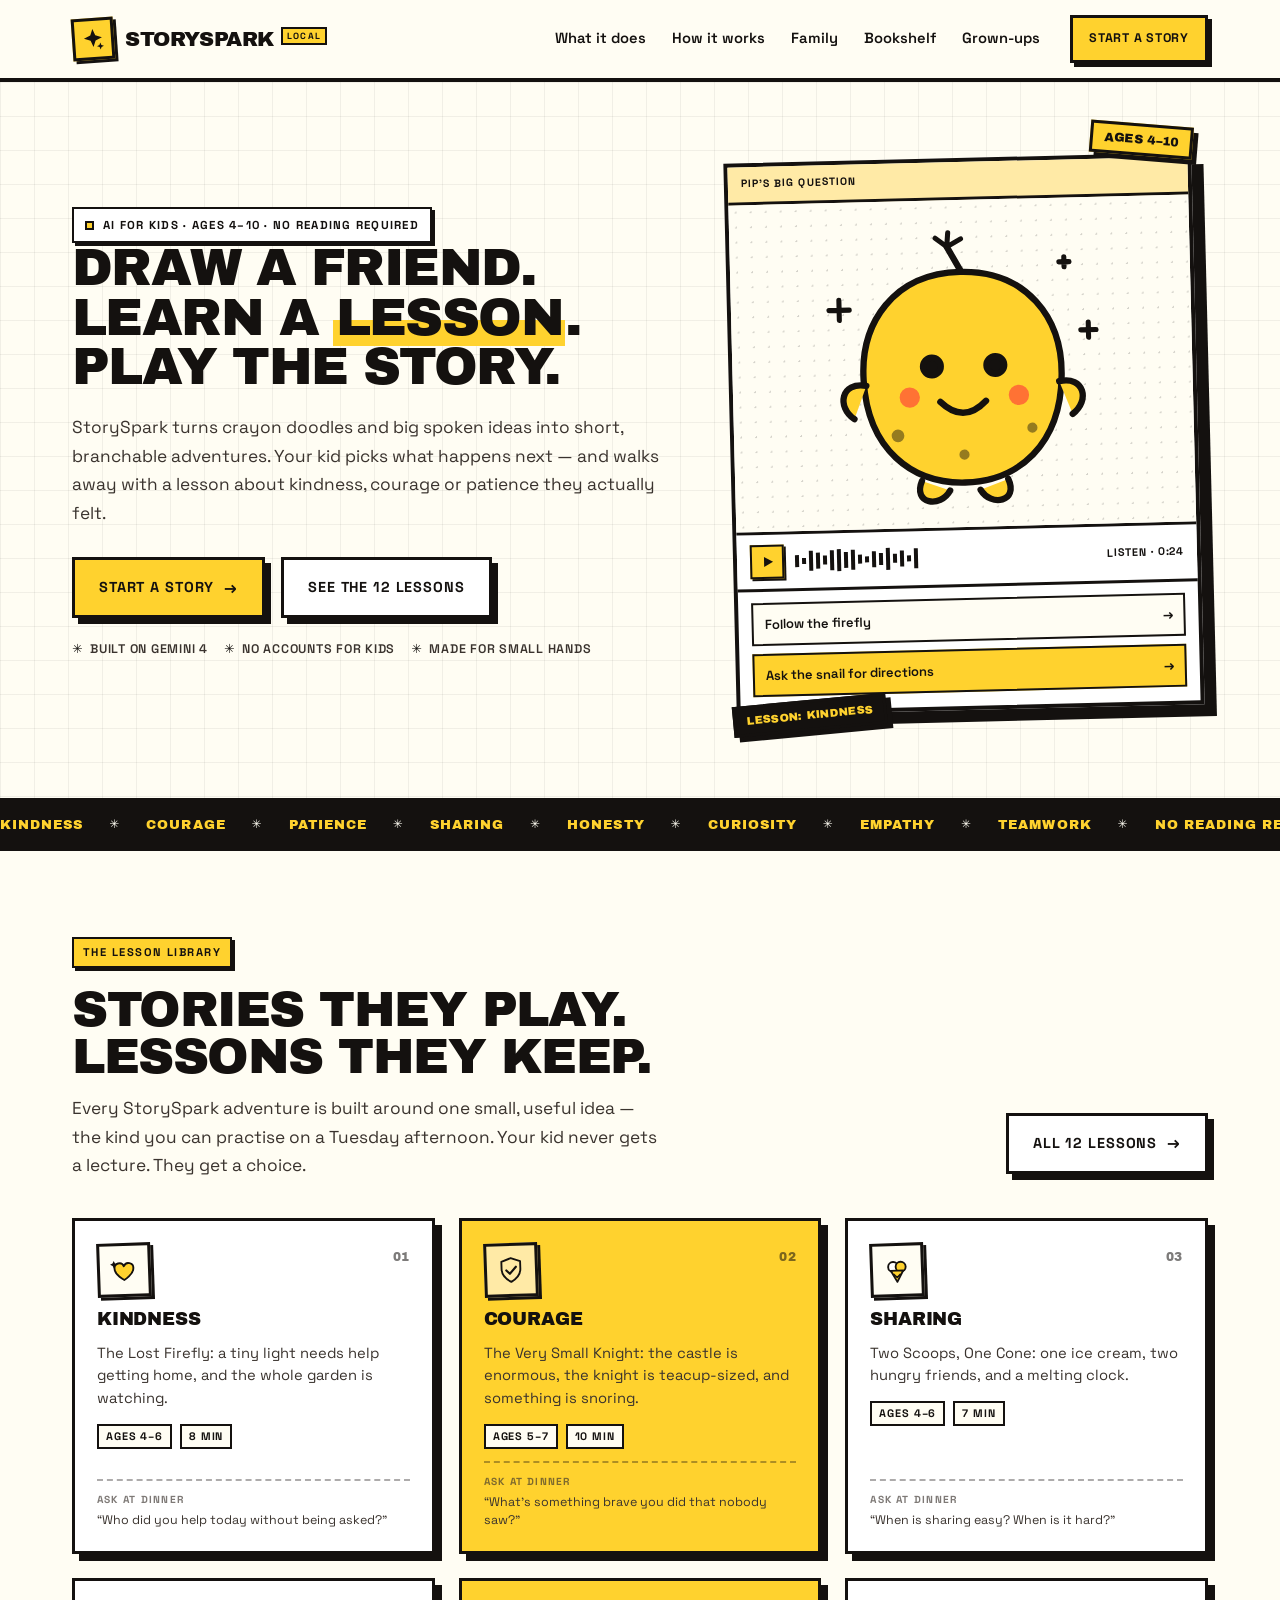
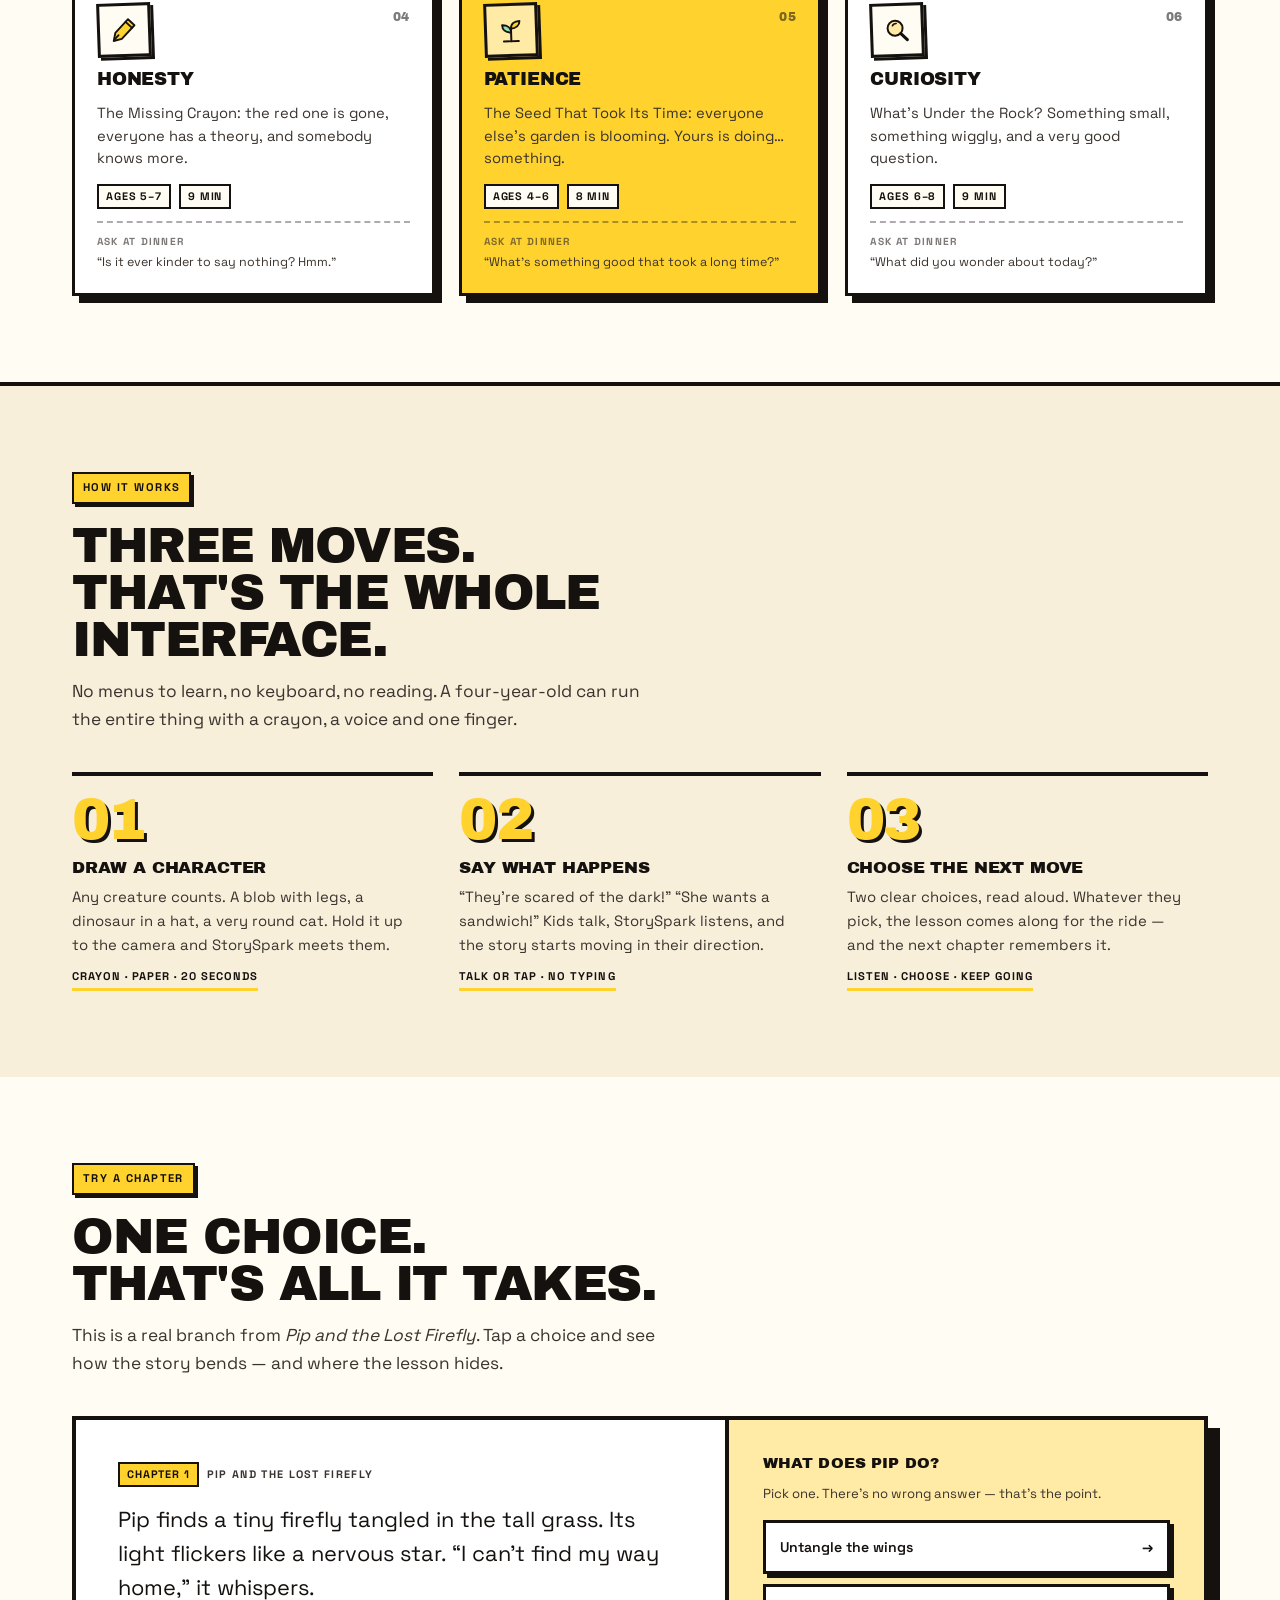
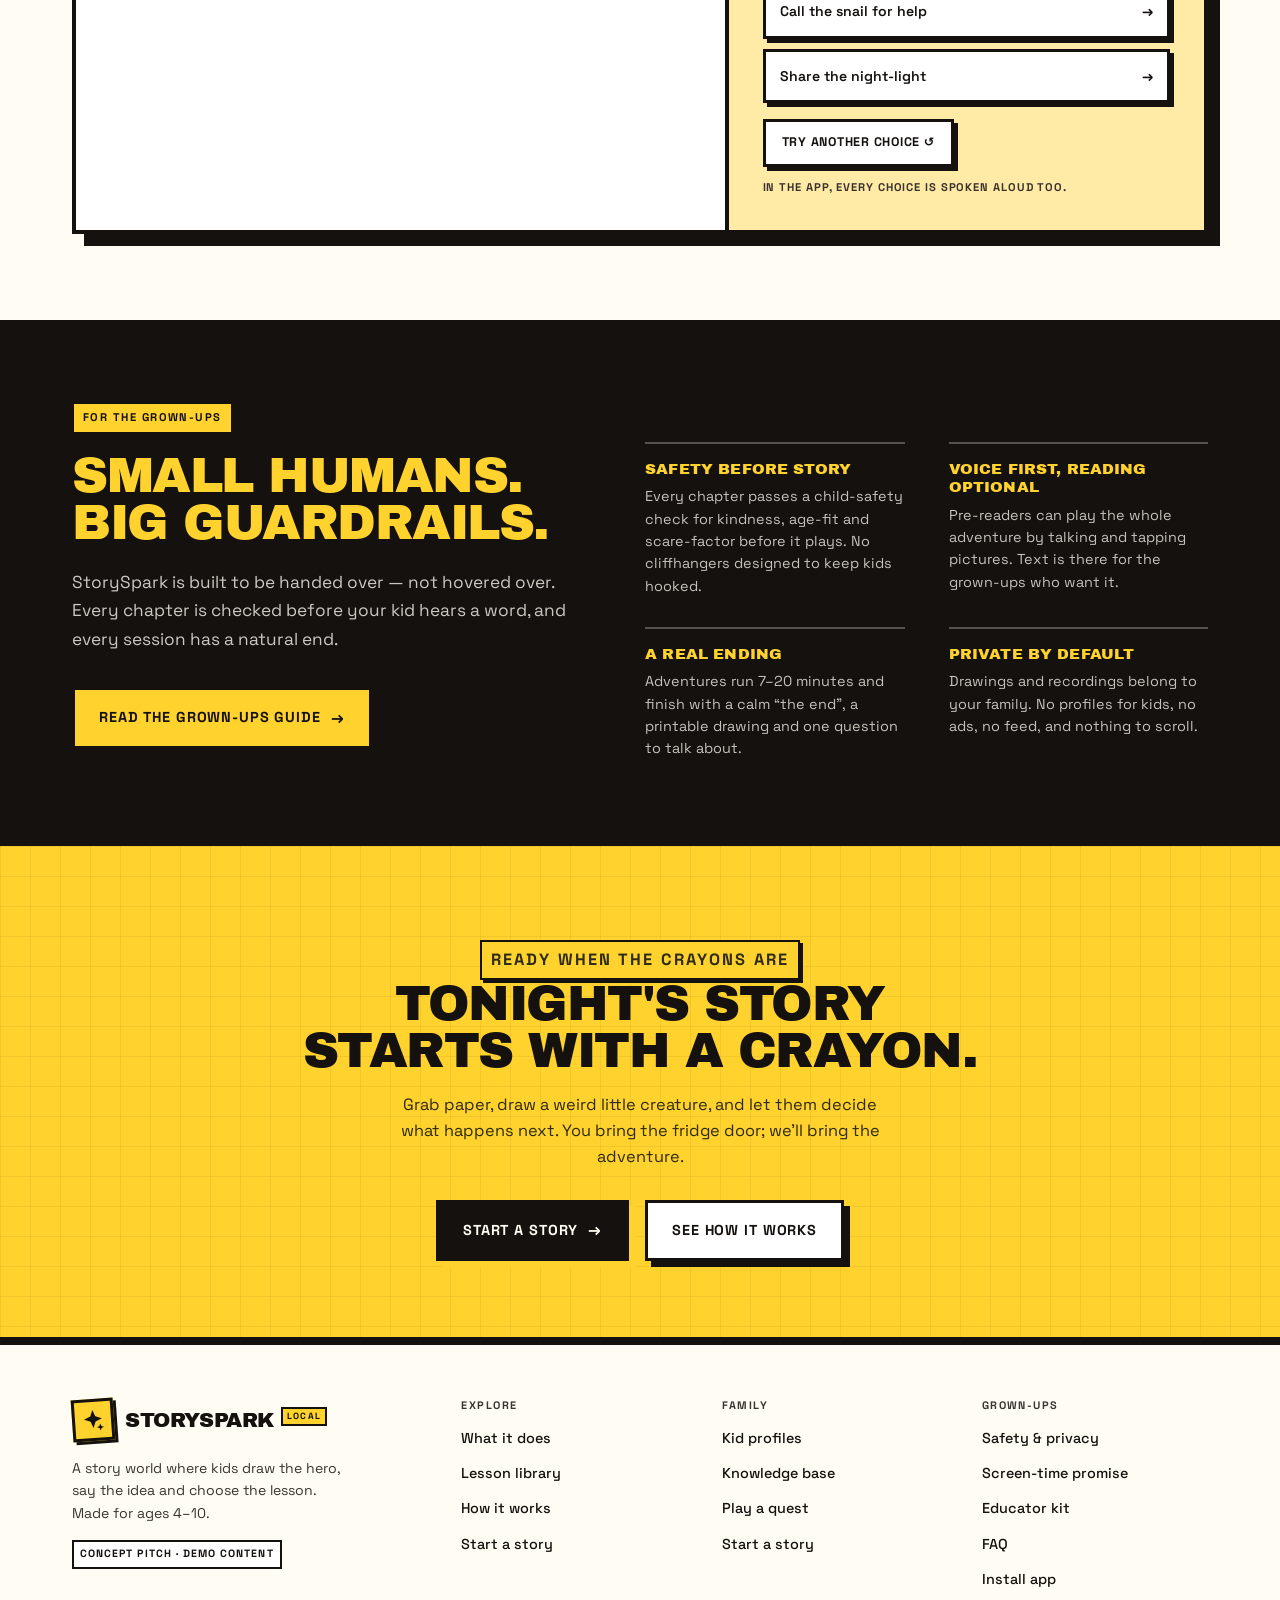
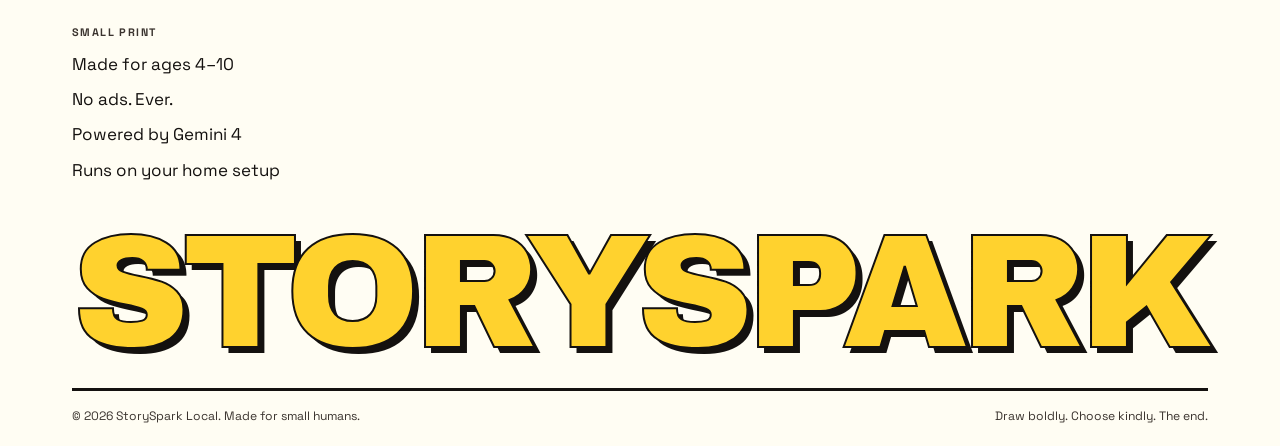
<file: index.html>
<!DOCTYPE html>
<html lang="en">
<head>
  <meta charset="UTF-8">
  <meta name="viewport" content="width=device-width, initial-scale=1">
  <title>StorySpark Local — Draw a friend. Learn a lesson. Play the story.</title>
  <meta name="description" content="StorySpark Local turns kids' crayon doodles and spoken ideas into short, branchable story adventures that teach kindness, courage, patience and more. For ages 4–10.">
  <meta name="theme-color" content="#FFD22E">
  <link rel="manifest" href="manifest.webmanifest">
  <meta name="apple-mobile-web-app-capable" content="yes">
  <meta name="apple-mobile-web-app-title" content="StorySpark">
  <meta name="apple-mobile-web-app-status-bar-style" content="default">
  <link rel="apple-touch-icon" href="assets/icons/icon-180.png">
  <link rel="icon" href="assets/favicon.svg" type="image/svg+xml">
  <link rel="preconnect" href="https://fonts.googleapis.com">
  <link rel="preconnect" href="https://fonts.gstatic.com" crossorigin>
  <link href="https://fonts.googleapis.com/css2?family=Archivo+Black&family=Space+Grotesk:wght@400;500;600;700&display=swap" rel="stylesheet">
  <link rel="stylesheet" href="assets/css/style.css">
  <script>document.documentElement.classList.add('js');</script>
</head>
<body>
  <a class="skip-link" href="#main">Skip to content</a>

  <header class="site-header">
    <div class="wrap nav">
      <a class="brand" href="index.html" aria-label="StorySpark Local — home">
        <span class="brand-mark" aria-hidden="true">
          <svg viewBox="0 0 24 24"><path d="M12 2l2.5 6.3L21 11l-6.5 2.7L12 20l-2.5-6.3L3 11l6.5-2.7z"/><path d="M19 16l1 2.5 2.5 1-2.5 1-1 2.5-1-2.5-2.5-1 2.5-1z"/></svg>
        </span>
        <span class="brand-text">StorySpark<span class="brand-local">Local</span></span>
      </a>

      <button class="nav-toggle" type="button" aria-expanded="false" aria-controls="nav-panel">
        <span class="sr-only">Menu</span>
        <span class="bars" aria-hidden="true"><i></i><i></i><i></i></span>
      </button>

      <nav class="nav-panel" id="nav-panel" aria-label="Main">
        <ul class="nav-links">
          <li><a href="what-it-does.html">What it does</a></li>
          <li><a href="how-it-works.html">How it works</a></li>
          <li><a href="family.html">Family</a></li>
          <li><a href="family.html#bookshelf">Bookshelf</a></li>
          <li><a href="grown-ups.html">Grown-ups</a></li>
        </ul>
        <a class="btn btn--yellow btn--sm" href="play.html">Start a story</a>
      </nav>
    </div>
  </header>

  <main id="main">
    <!-- Hero -->
    <section class="hero">
      <div class="wrap hero-grid">
        <div class="hero-copy">
          <p class="eyebrow"><span class="eyebrow-mark" aria-hidden="true"></span>AI for kids · Ages 4–10 · no reading required</p>
          <h1 class="display">Draw a friend.<br>Learn a <span class="marker">lesson</span>.<br>Play the story.</h1>
          <p class="lede">StorySpark turns crayon doodles and big spoken ideas into short, branchable adventures. Your kid picks what happens next — and walks away with a lesson about kindness, courage or patience they actually felt.</p>

          <div class="hero-actions">
            <a class="btn btn--yellow" href="play.html">Start a story <span class="btn-arrow" aria-hidden="true">→</span></a>
            <a class="btn" href="what-it-does.html">See the 12 lessons</a>
          </div>

          <p class="hero-note">
            <span>Built on Gemini 4</span>
            <span>No accounts for kids</span>
            <span>Made for small hands</span>
          </p>
        </div>

        <div class="hero-art" aria-hidden="true">
          <div class="art-card">
            <div class="sticker sticker--age">Ages 4–10</div>
            <div class="art-top">
              <span>Pip's big question</span>
            </div>
            <div class="art-canvas">
              <svg class="pip" viewBox="0 0 260 240" role="img" aria-label="A doodled yellow creature called Pip">
                <g stroke="#14110F" stroke-width="5" stroke-linecap="round" stroke-linejoin="round">
                  <path d="M132 46 L120 24" fill="none"/>
                  <path d="M120 24 l-9 -7 M120 24 l1 -11 M120 24 l11 -6" fill="none" stroke-width="4"/>
                  <path d="M130 44 C 78 44 50 82 52 128 C 54 182 88 210 130 210 C 172 210 206 182 208 128 C 210 82 182 44 130 44 Z" fill="#FFD22E"/>
                  <path d="M54 132 C 34 128 30 148 44 158" fill="#FFD22E"/>
                  <path d="M206 132 C 226 128 230 148 216 158" fill="#FFD22E"/>
                  <path d="M96 208 C 88 226 110 230 118 216" fill="#FFD22E"/>
                  <path d="M164 208 C 172 226 150 230 142 216" fill="#FFD22E"/>
                  <circle cx="106" cy="118" r="7" fill="#14110F"/>
                  <circle cx="156" cy="118" r="7" fill="#14110F"/>
                  <circle cx="88" cy="142" r="8" fill="#FF5A36" stroke="none" opacity=".8"/>
                  <circle cx="174" cy="142" r="8" fill="#FF5A36" stroke="none" opacity=".8"/>
                  <path d="M112 146 Q130 164 148 146" fill="none"/>
                  <circle cx="78" cy="172" r="5" fill="#14110F" stroke="none" opacity=".45"/>
                  <circle cx="184" cy="168" r="4" fill="#14110F" stroke="none" opacity=".45"/>
                  <circle cx="130" cy="188" r="4" fill="#14110F" stroke="none" opacity=".45"/>
                </g>
                <g stroke="#14110F" stroke-width="4" stroke-linecap="round" fill="none">
                  <path d="M34 64 l0 16 M26 72 l16 0"/>
                  <path d="M230 86 l0 12 M224 92 l12 0"/>
                  <path d="M212 34 l0 8 M208 38 l8 0"/>
                </g>
              </svg>
            </div>
            <div class="art-audio">
              <span class="play-dot">
                <svg viewBox="0 0 12 12" aria-hidden="true"><path d="M2 1l9 5-9 5z"/></svg>
              </span>
              <span class="wave">
                <i></i><i></i><i></i><i></i><i></i><i></i><i></i><i></i><i></i><i></i><i></i><i></i><i></i><i></i><i></i><i></i><i></i><i></i>
              </span>
              <span class="audio-time">Listen · 0:24</span>
            </div>
            <div class="art-choices">
              <span class="choice">Follow the firefly <span class="choice-arrow">→</span></span>
              <span class="choice">Ask the snail for directions <span class="choice-arrow">→</span></span>
            </div>
            <div class="sticker sticker--lesson">Lesson: kindness</div>
          </div>
        </div>
      </div>
    </section>

    <!-- Ticker -->
    <div class="ticker" aria-hidden="true">
      <div class="ticker-track">
        <div class="ticker-group">
          <span>Kindness</span><span class="ticker-star">✳</span>
          <span>Courage</span><span class="ticker-star">✳</span>
          <span>Patience</span><span class="ticker-star">✳</span>
          <span>Sharing</span><span class="ticker-star">✳</span>
          <span>Honesty</span><span class="ticker-star">✳</span>
          <span>Curiosity</span><span class="ticker-star">✳</span>
          <span>Empathy</span><span class="ticker-star">✳</span>
          <span>Teamwork</span><span class="ticker-star">✳</span>
          <span>No reading required</span><span class="ticker-star">✳</span>
          <span>No ads. Ever.</span><span class="ticker-star">✳</span>
          <span>20-minute adventures</span><span class="ticker-star">✳</span>
        </div>
        <div class="ticker-group">
          <span>Kindness</span><span class="ticker-star">✳</span>
          <span>Courage</span><span class="ticker-star">✳</span>
          <span>Patience</span><span class="ticker-star">✳</span>
          <span>Sharing</span><span class="ticker-star">✳</span>
          <span>Honesty</span><span class="ticker-star">✳</span>
          <span>Curiosity</span><span class="ticker-star">✳</span>
          <span>Empathy</span><span class="ticker-star">✳</span>
          <span>Teamwork</span><span class="ticker-star">✳</span>
          <span>No reading required</span><span class="ticker-star">✳</span>
          <span>No ads. Ever.</span><span class="ticker-star">✳</span>
          <span>20-minute adventures</span><span class="ticker-star">✳</span>
        </div>
      </div>
    </div>

    <!-- Lessons -->
    <section class="section" id="lessons">
      <div class="wrap">
        <div class="section-head">
          <div class="section-head__copy">
            <p class="kicker">The lesson library</p>
            <h2 class="display">Stories they play.<br>Lessons they keep.</h2>
            <p class="lede">Every StorySpark adventure is built around one small, useful idea — the kind you can practise on a Tuesday afternoon. Your kid never gets a lecture. They get a choice.</p>
          </div>
          <div class="section-head__aside">
            <a class="btn" href="what-it-does.html">All 12 lessons <span class="btn-arrow" aria-hidden="true">→</span></a>
          </div>
        </div>

        <div class="lesson-grid">
          <article class="lesson">
            <div class="lesson-top">
              <span class="icon-box" aria-hidden="true">
                <svg viewBox="0 0 48 48" fill="none"><path d="M24 40S9 31.5 9 21.8A7.8 7.8 0 0 1 24 18a7.8 7.8 0 0 1 15 3.8C39 31.5 24 40 24 40Z" fill="#FFD22E" stroke="#14110F" stroke-width="3" stroke-linejoin="round"/><path d="M6 13l2-4 2 4 4 2-4 2-2 4-2-4-4-2z" fill="#14110F"/></svg>
              </span>
              <span class="lesson-num">01</span>
            </div>
            <h3>Kindness</h3>
            <p>The Lost Firefly: a tiny light needs help getting home, and the whole garden is watching.</p>
            <div class="tag-row"><span class="tag">Ages 4–6</span><span class="tag">8 min</span></div>
            <p class="talk"><b>Ask at dinner</b>“Who did you help today without being asked?”</p>
          </article>

          <article class="lesson lesson--yellow">
            <div class="lesson-top">
              <span class="icon-box" aria-hidden="true">
                <svg viewBox="0 0 48 48" fill="none"><path d="M24 5l15 5.4v11.8c0 9.6-6.7 16.2-15 20.8-8.3-4.6-15-11.2-15-20.8V10.4L24 5Z" fill="#FFEAA6" stroke="#14110F" stroke-width="3" stroke-linejoin="round"/><path d="M16.5 24.5l5.5 5.5 10-11" stroke="#14110F" stroke-width="3.4" stroke-linecap="round" stroke-linejoin="round"/></svg>
              </span>
              <span class="lesson-num">02</span>
            </div>
            <h3>Courage</h3>
            <p>The Very Small Knight: the castle is enormous, the knight is teacup-sized, and something is snoring.</p>
            <div class="tag-row"><span class="tag">Ages 5–7</span><span class="tag">10 min</span></div>
            <p class="talk"><b>Ask at dinner</b>“What's something brave you did that nobody saw?”</p>
          </article>

          <article class="lesson">
            <div class="lesson-top">
              <span class="icon-box" aria-hidden="true">
                <svg viewBox="0 0 48 48" fill="none"><circle cx="18" cy="19" r="8" fill="#FFFFFF" stroke="#14110F" stroke-width="3"/><circle cx="30" cy="19" r="8" fill="#FFD22E" stroke="#14110F" stroke-width="3"/><path d="M14 25h20L24 43 14 25Z" fill="#FFD22E" stroke="#14110F" stroke-width="3" stroke-linejoin="round"/><path d="M19 31l5 5 5-5" stroke="#14110F" stroke-width="2.6" stroke-linecap="round" stroke-linejoin="round"/></svg>
              </span>
              <span class="lesson-num">03</span>
            </div>
            <h3>Sharing</h3>
            <p>Two Scoops, One Cone: one ice cream, two hungry friends, and a melting clock.</p>
            <div class="tag-row"><span class="tag">Ages 4–6</span><span class="tag">7 min</span></div>
            <p class="talk"><b>Ask at dinner</b>“When is sharing easy? When is it hard?”</p>
          </article>

          <article class="lesson">
            <div class="lesson-top">
              <span class="icon-box" aria-hidden="true">
                <svg viewBox="0 0 48 48" fill="none"><path d="M31 7l10 10L20 38l-13 3 3-13L31 7Z" fill="#FFD22E" stroke="#14110F" stroke-width="3" stroke-linejoin="round"/><path d="M27 11l10 10M9 38l6-6" stroke="#14110F" stroke-width="3" stroke-linecap="round"/></svg>
              </span>
              <span class="lesson-num">04</span>
            </div>
            <h3>Honesty</h3>
            <p>The Missing Crayon: the red one is gone, everyone has a theory, and somebody knows more.</p>
            <div class="tag-row"><span class="tag">Ages 5–7</span><span class="tag">9 min</span></div>
            <p class="talk"><b>Ask at dinner</b>“Is it ever kinder to say nothing? Hmm.”</p>
          </article>

          <article class="lesson lesson--yellow">
            <div class="lesson-top">
              <span class="icon-box" aria-hidden="true">
                <svg viewBox="0 0 48 48" fill="none"><path d="M24 42V23" stroke="#14110F" stroke-width="3.2" stroke-linecap="round"/><path d="M24 28c-9 0-14-5-14-12 8 0 14 4 14 12Z" fill="#8FE3AE" stroke="#14110F" stroke-width="3" stroke-linejoin="round"/><path d="M24 22c0-8 6-12 14-12 0 7-6 12-14 12Z" fill="#FFD22E" stroke="#14110F" stroke-width="3" stroke-linejoin="round"/><path d="M12 42h24" stroke="#14110F" stroke-width="3" stroke-linecap="round"/></svg>
              </span>
              <span class="lesson-num">05</span>
            </div>
            <h3>Patience</h3>
            <p>The Seed That Took Its Time: everyone else's garden is blooming. Yours is doing… something.</p>
            <div class="tag-row"><span class="tag">Ages 4–6</span><span class="tag">8 min</span></div>
            <p class="talk"><b>Ask at dinner</b>“What's something good that took a long time?”</p>
          </article>

          <article class="lesson">
            <div class="lesson-top">
              <span class="icon-box" aria-hidden="true">
                <svg viewBox="0 0 48 48" fill="none"><circle cx="21" cy="21" r="12" fill="#FFEAA6" stroke="#14110F" stroke-width="3.2"/><path d="M30 30l10 10" stroke="#14110F" stroke-width="5" stroke-linecap="round"/><path d="M17 17c1-2.4 3.2-3.4 6-3.4" stroke="#14110F" stroke-width="2.6" stroke-linecap="round"/></svg>
              </span>
              <span class="lesson-num">06</span>
            </div>
            <h3>Curiosity</h3>
            <p>What's Under the Rock? Something small, something wiggly, and a very good question.</p>
            <div class="tag-row"><span class="tag">Ages 6–8</span><span class="tag">9 min</span></div>
            <p class="talk"><b>Ask at dinner</b>“What did you wonder about today?”</p>
          </article>
        </div>
      </div>
    </section>

    <!-- How it works -->
    <section class="section section--milk rule-top" id="how">
      <div class="wrap">
        <div class="section-head">
          <div class="section-head__copy">
            <p class="kicker">How it works</p>
            <h2 class="display">Three moves.<br>That's the whole interface.</h2>
            <p class="lede">No menus to learn, no keyboard, no reading. A four-year-old can run the entire thing with a crayon, a voice and one finger.</p>
          </div>
        </div>

        <div class="steps">
          <div class="step">
            <div class="step-num">01</div>
            <h3>Draw a character</h3>
            <p>Any creature counts. A blob with legs, a dinosaur in a hat, a very round cat. Hold it up to the camera and StorySpark meets them.</p>
            <span class="step-note">Crayon · paper · 20 seconds</span>
          </div>
          <div class="step">
            <div class="step-num">02</div>
            <h3>Say what happens</h3>
            <p>“They're scared of the dark!” “She wants a sandwich!” Kids talk, StorySpark listens, and the story starts moving in their direction.</p>
            <span class="step-note">Talk or tap · no typing</span>
          </div>
          <div class="step">
            <div class="step-num">03</div>
            <h3>Choose the next move</h3>
            <p>Two clear choices, read aloud. Whatever they pick, the lesson comes along for the ride — and the next chapter remembers it.</p>
            <span class="step-note">Listen · choose · keep going</span>
          </div>
        </div>
      </div>
    </section>

    <!-- Demo -->
    <section class="section" id="try-a-chapter">
      <div class="wrap">
        <div class="section-head">
          <div class="section-head__copy">
            <p class="kicker">Try a chapter</p>
            <h2 class="display">One choice.<br>That's all it takes.</h2>
            <p class="lede">This is a real branch from <em>Pip and the Lost Firefly</em>. Tap a choice and see how the story bends — and where the lesson hides.</p>
          </div>
        </div>

        <div class="demo" data-demo>
          <div class="demo-story">
            <div class="demo-meta">
              <span class="tag tag--yellow">Chapter 1</span>
              <span class="demo-chapter">Pip and the lost firefly</span>
            </div>
            <p class="demo-text" data-demo-text aria-live="polite">Pip finds a tiny firefly tangled in the tall grass. Its light flickers like a nervous star. “I can't find my way home,” it whispers.</p>
            <div class="demo-lesson" data-demo-lesson hidden>
              <span>The lesson underneath</span>
              <span data-demo-lesson-text></span>
            </div>
          </div>

          <div class="demo-side">
            <h3>What does Pip do?</h3>
            <p>Pick one. There's no wrong answer — that's the point.</p>
            <div class="demo-choices" data-demo-choices>
              <button class="demo-btn" type="button" data-demo-choice
                data-outcome="Pip kneels down and gently untangles the little wings. The firefly zips free, lands on Pip's nose, and lights up the whole garden like a birthday cake."
                data-lesson="Kindness is a small, bright thing you can hand to someone.">
                Untangle the wings <span class="choice-arrow" aria-hidden="true">→</span>
              </button>
              <button class="demo-btn" type="button" data-demo-choice
                data-outcome="Pip calls the garden snail, who knows every leaf by name. Together they build a lantern path, and the firefly hums all the way home."
                data-lesson="Asking for help is its own kind of courage.">
                Call the snail for help <span class="choice-arrow" aria-hidden="true">→</span>
              </button>
              <button class="demo-btn" type="button" data-demo-choice
                data-outcome="Pip gives the firefly the little night-light from the hallway. “Now I can see my family,” it says. Pip walks home in the dark, and the stars feel friendlier."
                data-lesson="Sharing what you need makes the whole night softer.">
                Share the night-light <span class="choice-arrow" aria-hidden="true">→</span>
              </button>
            </div>
            <button class="btn btn--sm demo-reset" type="button" data-demo-reset hidden>Try another choice ↺</button>
            <p class="demo-hint">In the app, every choice is spoken aloud too.</p>
          </div>
        </div>
      </div>
    </section>

    <!-- Grown-ups band -->
    <section class="band">
      <div class="wrap band-split">
        <div>
          <p class="kicker">For the grown-ups</p>
          <h2 class="display">Small humans.<br>Big guardrails.</h2>
          <p class="lede">StorySpark is built to be handed over — not hovered over. Every chapter is checked before your kid hears a word, and every session has a natural end.</p>
          <a class="btn btn--yellow" href="grown-ups.html">Read the grown-ups guide <span class="btn-arrow" aria-hidden="true">→</span></a>
        </div>

        <div class="band-grid">
          <div class="band-item">
            <h3>Safety before story</h3>
            <p>Every chapter passes a child-safety check for kindness, age-fit and scare-factor before it plays. No cliffhangers designed to keep kids hooked.</p>
          </div>
          <div class="band-item">
            <h3>Voice first, reading optional</h3>
            <p>Pre-readers can play the whole adventure by talking and tapping pictures. Text is there for the grown-ups who want it.</p>
          </div>
          <div class="band-item">
            <h3>A real ending</h3>
            <p>Adventures run 7–20 minutes and finish with a calm “the end”, a printable drawing and one question to talk about.</p>
          </div>
          <div class="band-item">
            <h3>Private by default</h3>
            <p>Drawings and recordings belong to your family. No profiles for kids, no ads, no feed, and nothing to scroll.</p>
          </div>
        </div>
      </div>
    </section>

    <!-- CTA -->
    <section class="cta">
      <div class="wrap">
        <p class="kicker">Ready when the crayons are</p>
        <h2 class="display">Tonight's story starts with a crayon.</h2>
        <p>Grab paper, draw a weird little creature, and let them decide what happens next. You bring the fridge door; we'll bring the adventure.</p>
        <div class="hero-actions">
          <a class="btn btn--ink" href="play.html">Start a story <span class="btn-arrow" aria-hidden="true">→</span></a>
          <a class="btn" href="how-it-works.html">See how it works</a>
        </div>
      </div>
    </section>
  </main>

  <footer class="site-footer">
    <div class="wrap">
      <div class="footer-top">
        <div class="footer-about">
          <a class="brand" href="index.html" aria-label="StorySpark Local — home">
            <span class="brand-mark" aria-hidden="true">
              <svg viewBox="0 0 24 24"><path d="M12 2l2.5 6.3L21 11l-6.5 2.7L12 20l-2.5-6.3L3 11l6.5-2.7z"/><path d="M19 16l1 2.5 2.5 1-2.5 1-1 2.5-1-2.5-2.5-1 2.5-1z"/></svg>
            </span>
            <span class="brand-text">StorySpark<span class="brand-local">Local</span></span>
          </a>
          <p>A story world where kids draw the hero, say the idea and choose the lesson. Made for ages 4–10.</p>
          <span class="footer-note">Concept pitch · demo content</span>
        </div>

        <div class="footer-col">
          <h3>Explore</h3>
          <ul>
            <li><a href="what-it-does.html">What it does</a></li>
            <li><a href="what-it-does.html#library">Lesson library</a></li>
            <li><a href="how-it-works.html">How it works</a></li>
            <li><a href="play.html">Start a story</a></li>
          </ul>
        </div>

        <div class="footer-col">
          <h3>Family</h3>
          <ul>
            <li><a href="family.html">Kid profiles</a></li>
            <li><a href="family.html#bookshelf">Knowledge base</a></li>
            <li><a href="game.html">Play a quest</a></li>
            <li><a href="play.html">Start a story</a></li>
          </ul>
        </div>

        <div class="footer-col">
          <h3>Grown-ups</h3>
          <ul>
            <li><a href="grown-ups.html">Safety &amp; privacy</a></li>
            <li><a href="grown-ups.html#screen-time">Screen-time promise</a></li>
            <li><a href="grown-ups.html#educators">Educator kit</a></li>
            <li><a href="grown-ups.html#faq">FAQ</a></li>
            <li><a href="grown-ups.html#install">Install app</a></li>
          </ul>
        </div>

        <div class="footer-col">
          <h3>Small print</h3>
          <ul>
            <li>Made for ages 4–10</li>
            <li>No ads. Ever.</li>
            <li>Powered by Gemini 4</li>
            <li>Runs on your home setup</li>
          </ul>
        </div>
      </div>

      <div class="footer-word" aria-hidden="true">STORYSPARK</div>

      <div class="footer-bottom">
        <span>© 2026 StorySpark Local. Made for small humans.</span>
        <span>Draw boldly. Choose kindly. The end.</span>
      </div>
    </div>
  </footer>

  <script src="assets/js/pwa.js" defer></script>
  <script src="assets/js/main.js" defer></script>
</body>
</html>
</file>
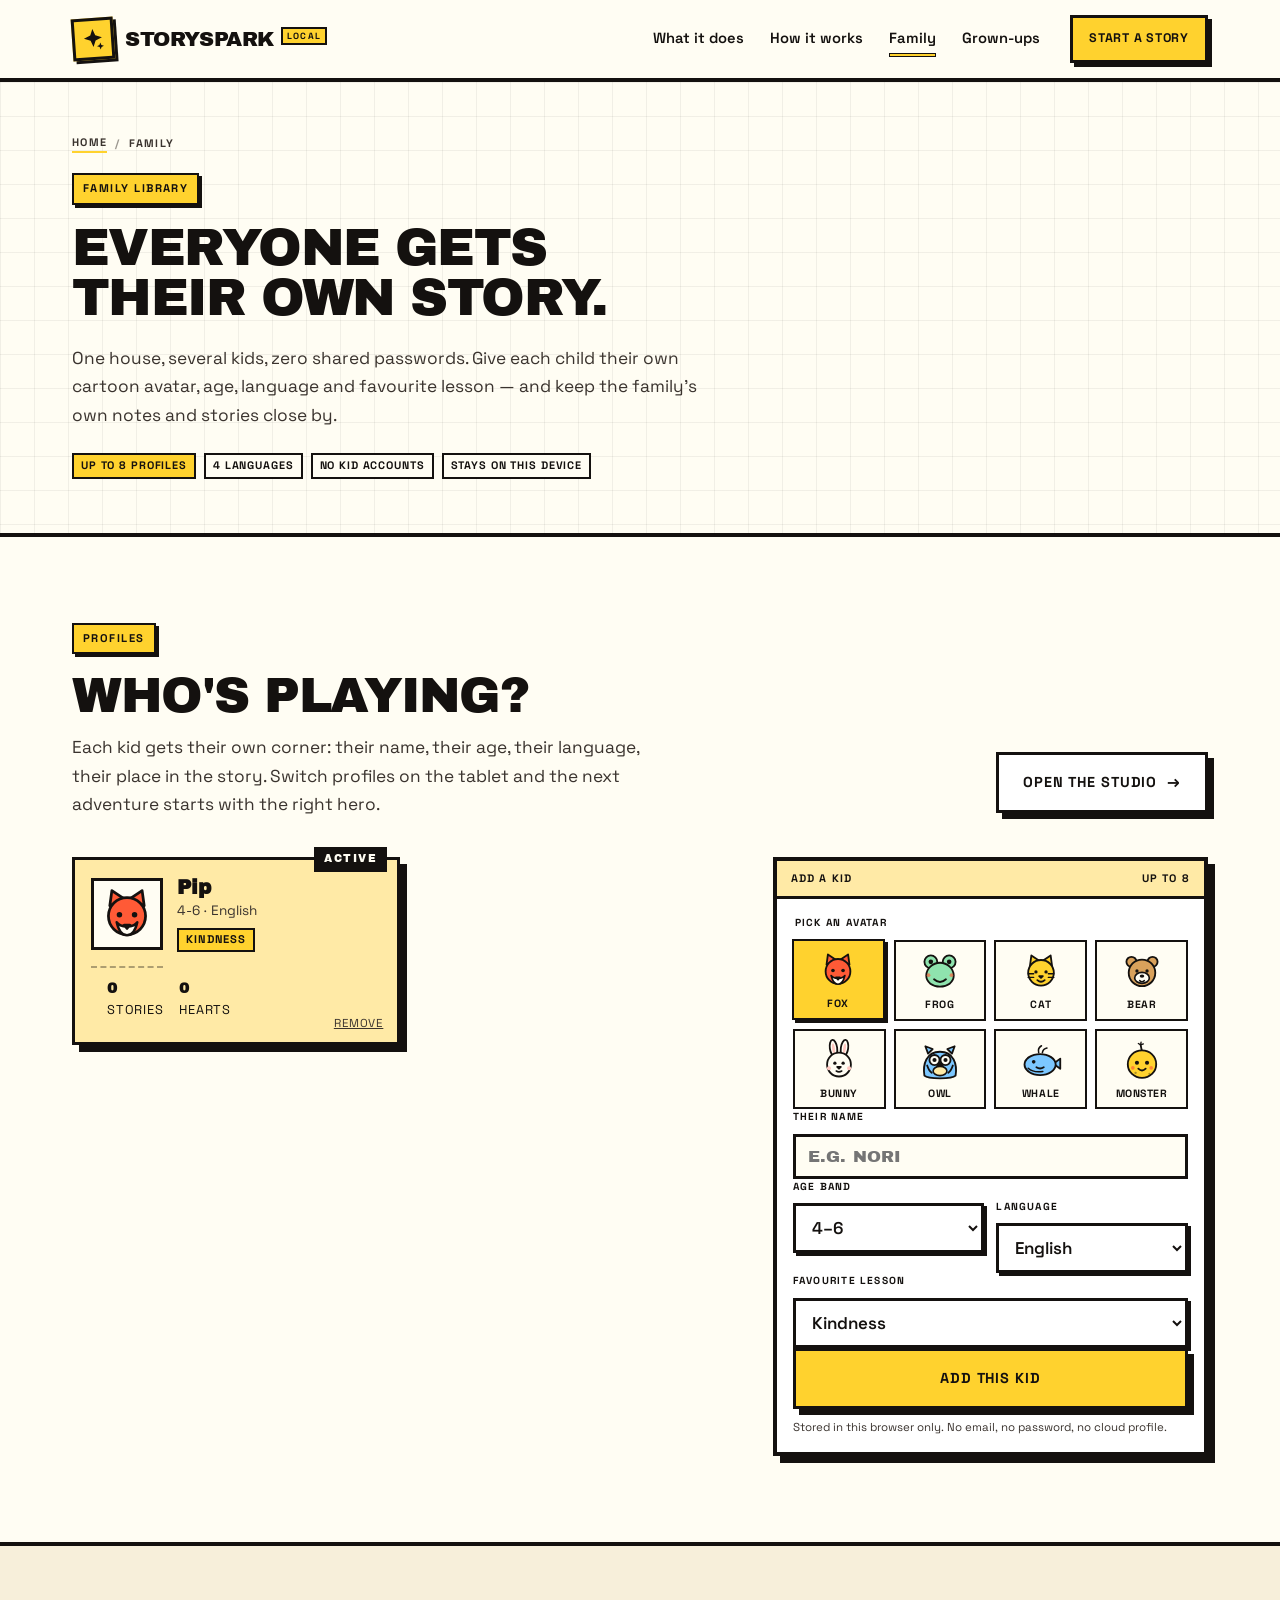
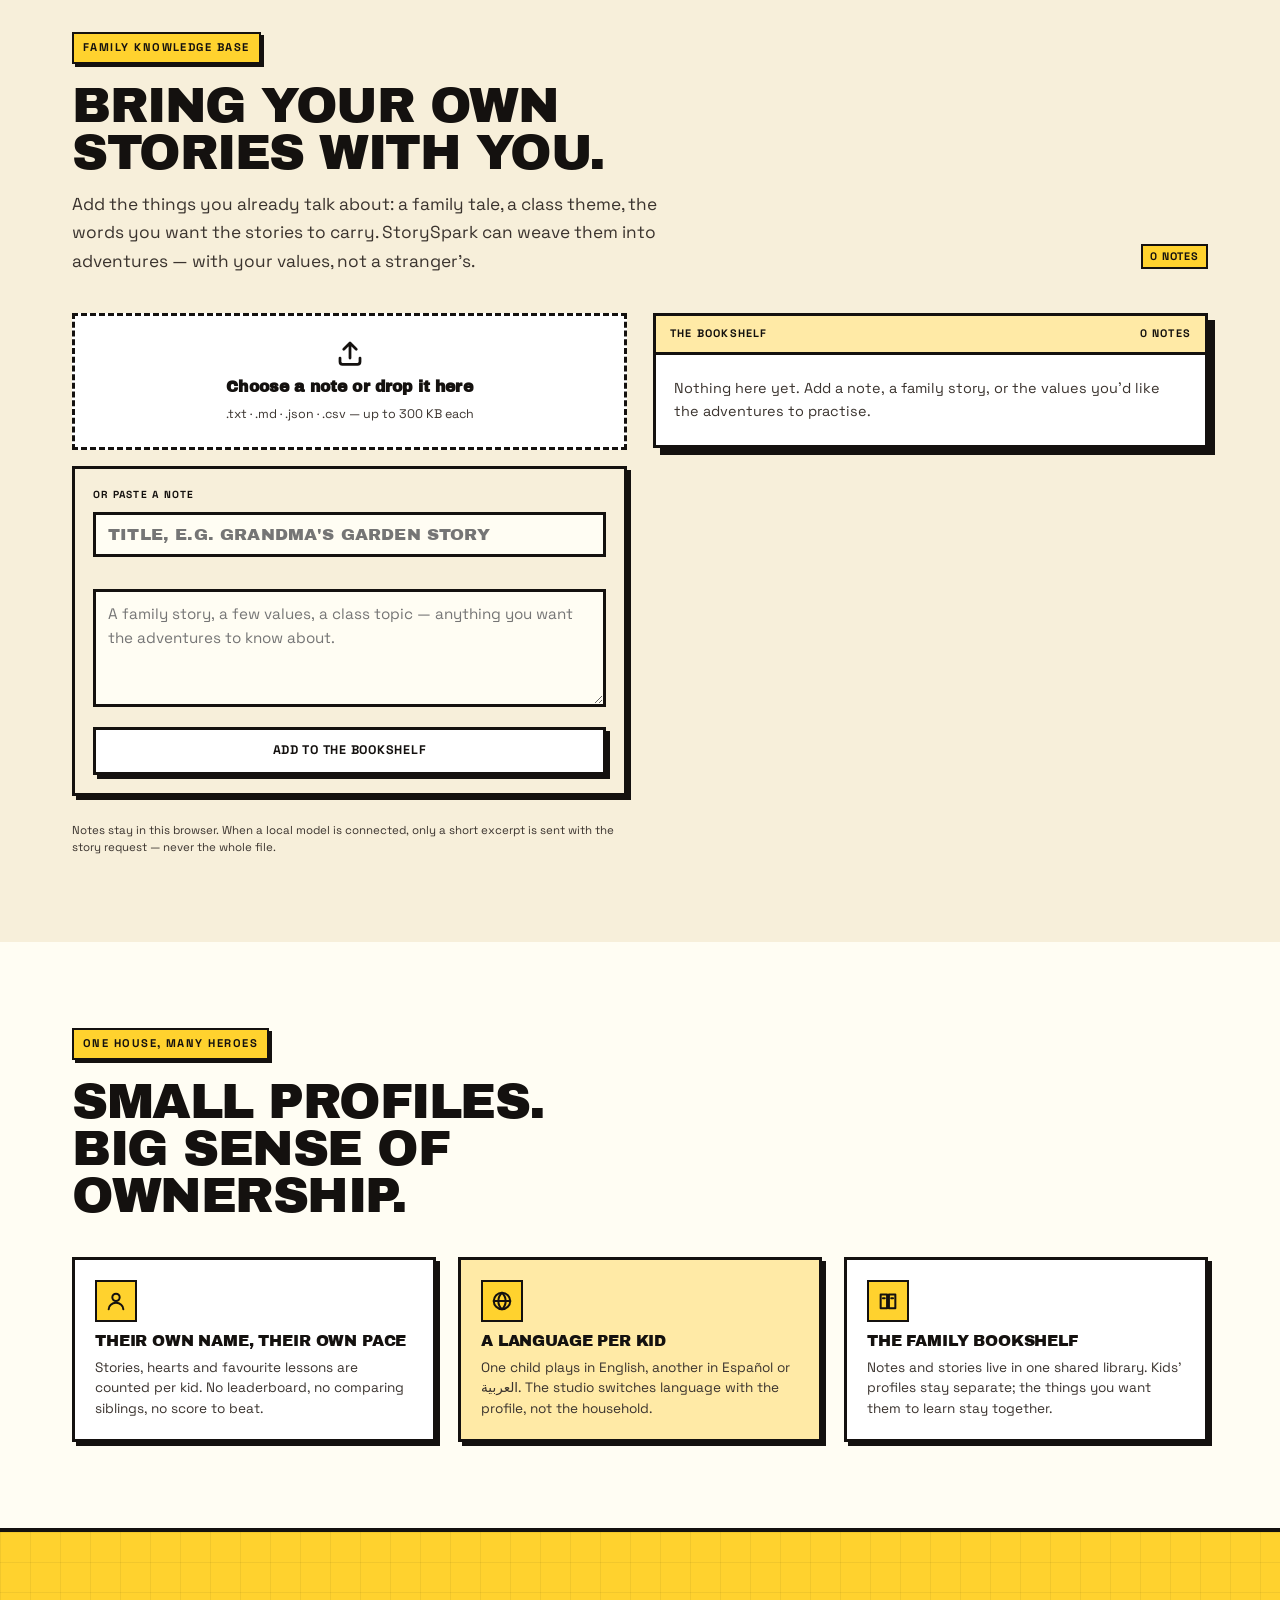
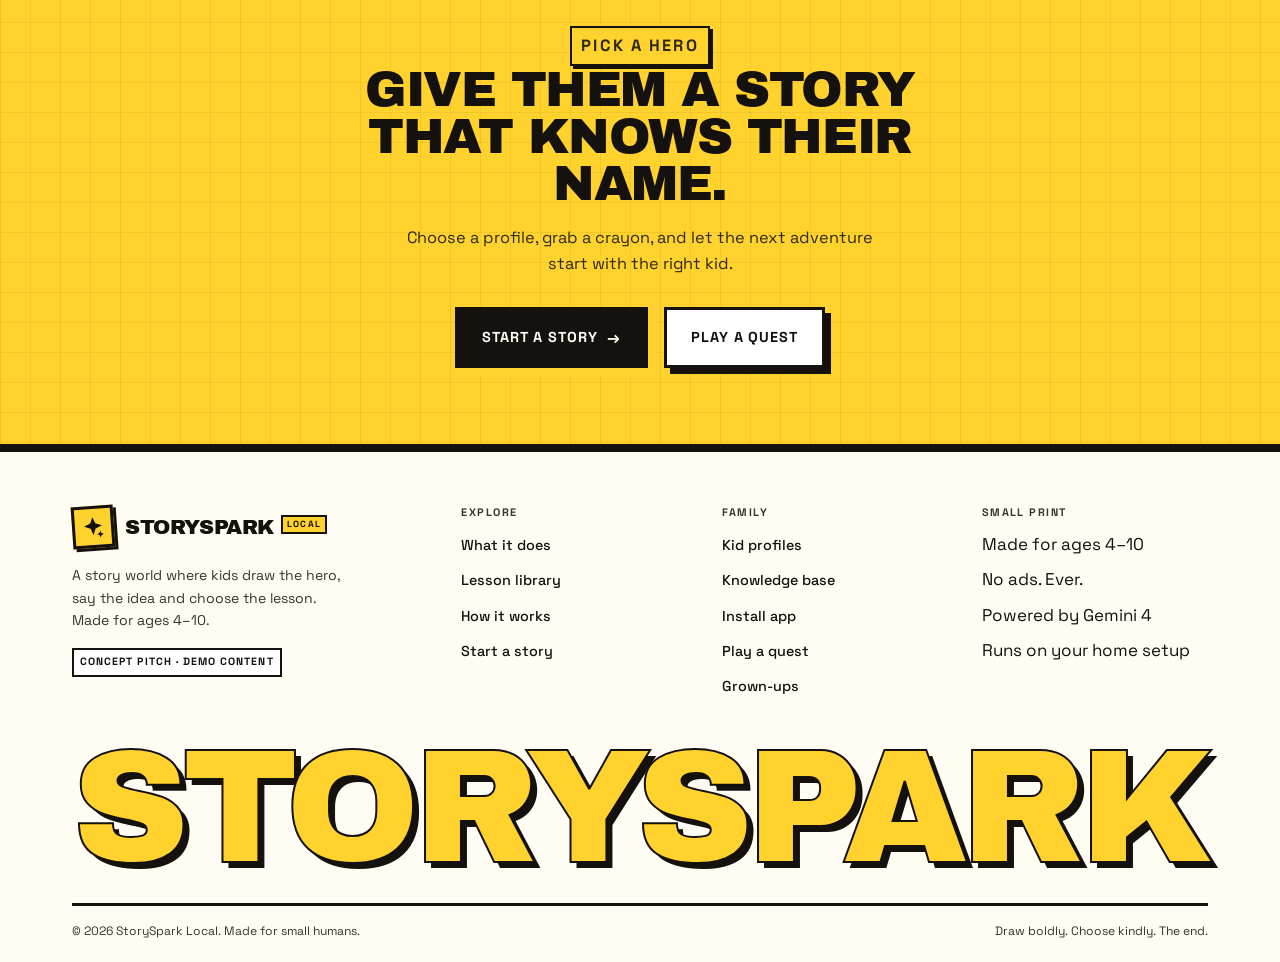
<file: family.html>
<!DOCTYPE html>
<html lang="en">
<head>
  <meta charset="UTF-8">
  <meta name="viewport" content="width=device-width, initial-scale=1">
  <title>Family Library — StorySpark Local</title>
  <meta name="description" content="Give each kid their own StorySpark profile, choose a cartoon avatar and language, and keep a family knowledge base of stories and notes close by.">
  <meta name="theme-color" content="#FFD22E">
  <link rel="manifest" href="manifest.webmanifest">
  <meta name="apple-mobile-web-app-capable" content="yes">
  <meta name="apple-mobile-web-app-title" content="StorySpark">
  <meta name="apple-mobile-web-app-status-bar-style" content="default">
  <link rel="apple-touch-icon" href="assets/icons/icon-180.png">
  <link rel="icon" href="assets/favicon.svg" type="image/svg+xml">
  <link rel="preconnect" href="https://fonts.googleapis.com">
  <link rel="preconnect" href="https://fonts.gstatic.com" crossorigin>
  <link href="https://fonts.googleapis.com/css2?family=Archivo+Black&family=Space+Grotesk:wght@400;500;600;700&display=swap" rel="stylesheet">
  <link rel="stylesheet" href="assets/css/style.css">
  <script>document.documentElement.classList.add('js');</script>
</head>
<body>
  <a class="skip-link" href="#main">Skip to content</a>

  <header class="site-header">
    <div class="wrap nav">
      <a class="brand" href="index.html" aria-label="StorySpark Local — home">
        <span class="brand-mark" aria-hidden="true">
          <svg viewBox="0 0 24 24"><path d="M12 2l2.5 6.3L21 11l-6.5 2.7L12 20l-2.5-6.3L3 11l6.5-2.7z"/><path d="M19 16l1 2.5 2.5 1-2.5 1-1 2.5-1-2.5-2.5-1 2.5-1z"/></svg>
        </span>
        <span class="brand-text">StorySpark<span class="brand-local">Local</span></span>
      </a>

      <button class="nav-toggle" type="button" aria-expanded="false" aria-controls="nav-panel">
        <span class="sr-only">Menu</span>
        <span class="bars" aria-hidden="true"><i></i><i></i><i></i></span>
      </button>

      <nav class="nav-panel" id="nav-panel" aria-label="Main">
        <ul class="nav-links">
          <li><a href="what-it-does.html">What it does</a></li>
          <li><a href="how-it-works.html">How it works</a></li>
          <li><a href="family.html" aria-current="page">Family</a></li>
          <li><a href="grown-ups.html">Grown-ups</a></li>
        </ul>
        <a class="btn btn--yellow btn--sm" href="play.html">Start a story</a>
      </nav>
    </div>
  </header>

  <main id="main">
    <section class="page-hero">
      <div class="wrap">
        <nav class="breadcrumb" aria-label="Breadcrumb">
          <a href="index.html">Home</a>
          <span class="sep" aria-hidden="true">/</span>
          <span>Family</span>
        </nav>
        <p class="kicker">Family library</p>
        <h1 class="display">Everyone gets<br>their own story.</h1>
        <p class="lede">One house, several kids, zero shared passwords. Give each child their own cartoon avatar, age, language and favourite lesson — and keep the family's own notes and stories close by.</p>
        <div class="page-hero-meta">
          <span class="tag tag--yellow">Up to 8 profiles</span>
          <span class="tag">4 languages</span>
          <span class="tag">No kid accounts</span>
          <span class="tag">Stays on this device</span>
        </div>
      </div>
    </section>

    <!-- Profiles -->
    <section class="section" id="profiles">
      <div class="wrap">
        <div class="section-head">
          <div class="section-head__copy">
            <p class="kicker">Profiles</p>
            <h2 class="display">Who's playing?</h2>
            <p class="lede">Each kid gets their own corner: their name, their age, their language, their place in the story. Switch profiles on the tablet and the next adventure starts with the right hero.</p>
          </div>
          <div class="section-head__aside">
            <a class="btn" href="play.html">Open the studio <span class="btn-arrow" aria-hidden="true">→</span></a>
          </div>
        </div>

        <div class="family-split">
          <div>
            <div class="kid-grid" data-profiles>
              <p class="studio-hint">Loading the family…</p>
            </div>
            <p class="family-status" data-family-status role="status"></p>
          </div>

          <aside class="panel add-profile" aria-labelledby="add-kid-heading">
            <div class="panel-head">
              <h2 id="add-kid-heading" style="font: inherit; letter-spacing: inherit;">Add a kid</h2>
              <span>Up to 8</span>
            </div>
            <form class="panel-body" data-profile-form>
              <fieldset class="avatar-field" data-avatar-field>
                <legend class="field-label">Pick an avatar</legend>
                <div class="avatar-picker" data-avatar-picker></div>
              </fieldset>

              <div class="field-group">
                <label class="field-label" for="kid-name">Their name</label>
                <input class="name-input" id="kid-name" name="name" type="text" maxlength="24" autocomplete="off" placeholder="e.g. Nori" required>
              </div>

              <div class="form-row">
                <div class="field-group">
                  <label class="field-label" for="kid-age">Age band</label>
                  <select class="language-select" id="kid-age" name="ageBand">
                    <option value="4-6">4–6</option>
                    <option value="5-7">5–7</option>
                    <option value="6-8">6–8</option>
                    <option value="7-10">7–10</option>
                  </select>
                </div>
                <div class="field-group">
                  <label class="field-label" for="kid-language">Language</label>
                  <select class="language-select" id="kid-language" name="language">
                    <option value="en">English</option>
                    <option value="es">Español</option>
                    <option value="fr">Français</option>
                    <option value="ar">العربية</option>
                  </select>
                </div>
              </div>

              <div class="field-group">
                <label class="field-label" for="kid-lesson">Favourite lesson</label>
                <select class="language-select" id="kid-lesson" name="lesson">
                  <option value="kindness">Kindness</option>
                  <option value="courage">Courage</option>
                  <option value="sharing">Sharing</option>
                  <option value="honesty">Honesty</option>
                  <option value="patience">Patience</option>
                  <option value="curiosity">Curiosity</option>
                </select>
              </div>

              <button class="btn btn--yellow btn--block" type="submit" data-add-profile>Add this kid</button>
              <p class="studio-hint">Stored in this browser only. No email, no password, no cloud profile.</p>
            </form>
          </aside>
        </div>
      </div>
    </section>

    <!-- Knowledge base -->
    <section class="section section--milk rule-top" id="bookshelf">
      <div class="wrap">
        <div class="section-head">
          <div class="section-head__copy">
            <p class="kicker">Family knowledge base</p>
            <h2 class="display">Bring your own<br>stories with you.</h2>
            <p class="lede">Add the things you already talk about: a family tale, a class theme, the words you want the stories to carry. StorySpark can weave them into adventures — with your values, not a stranger's.</p>
          </div>
          <div class="section-head__aside">
            <span class="tag tag--yellow" data-kb-summary>0 notes</span>
          </div>
        </div>

        <div class="kb-layout">
          <div class="kb-upload">
            <label class="dropzone">
              <input type="file" data-kb-file accept=".txt,.md,.markdown,.json,.csv,text/plain,text/markdown" multiple>
              <svg viewBox="0 0 24 24" fill="none" stroke="#14110F" stroke-width="2.2" stroke-linecap="round" stroke-linejoin="round" aria-hidden="true">
                <path d="M12 16V4M7 9l5-5 5 5"/><path d="M4 16v3a2 2 0 0 0 2 2h12a2 2 0 0 0 2-2v-3"/>
              </svg>
              <strong>Choose a note or drop it here</strong>
              <span>.txt · .md · .json · .csv — up to 300 KB each</span>
            </label>

            <form class="note-form" data-note-form>
              <div class="field-group">
                <label class="field-label" for="note-title">Or paste a note</label>
                <input class="name-input" id="note-title" name="title" type="text" maxlength="80" placeholder="Title, e.g. Grandma's garden story">
              </div>
              <div class="field-group">
                <label class="sr-only" for="note-text">Note text</label>
                <textarea class="note-area" id="note-text" name="text" maxlength="20000" placeholder="A family story, a few values, a class topic — anything you want the adventures to know about." required></textarea>
              </div>
              <button class="btn btn--sm" type="submit">Add to the bookshelf</button>
            </form>

            <p class="studio-hint">Notes stay in this browser. When a local model is connected, only a short excerpt is sent with the story request — never the whole file.</p>
          </div>

          <div class="kb-panel">
            <div class="panel-head">
              <span>The bookshelf</span>
              <span data-kb-count>0 notes</span>
            </div>
            <div class="kb-list" data-kb-list>
              <p class="kb-empty">Nothing here yet. Add a note, a family story, or the values you'd like the adventures to practise.</p>
            </div>
          </div>
        </div>
      </div>
    </section>

    <!-- How the family library works -->
    <section class="section">
      <div class="wrap">
        <div class="section-head">
          <div class="section-head__copy">
            <p class="kicker">One house, many heroes</p>
            <h2 class="display">Small profiles.<br>Big sense of ownership.</h2>
          </div>
        </div>

        <div class="feature-grid">
          <article class="feature">
            <span class="feature-icon" aria-hidden="true">
              <svg viewBox="0 0 24 24" fill="none" stroke="#14110F" stroke-width="2.2" stroke-linecap="round" stroke-linejoin="round"><circle cx="12" cy="8" r="4"/><path d="M4 21c0-4 3.6-7 8-7s8 3 8 7"/></svg>
            </span>
            <h3>Their own name, their own pace</h3>
            <p>Stories, hearts and favourite lessons are counted per kid. No leaderboard, no comparing siblings, no score to beat.</p>
          </article>

          <article class="feature">
            <span class="feature-icon" aria-hidden="true">
              <svg viewBox="0 0 24 24" fill="none" stroke="#14110F" stroke-width="2.2" stroke-linecap="round" stroke-linejoin="round"><circle cx="12" cy="12" r="9"/><path d="M3 12h18M12 3c2.6 2.4 4 5.6 4 9s-1.4 6.6-4 9c-2.6-2.4-4-5.6-4-9s1.4-6.6 4-9Z"/></svg>
            </span>
            <h3>A language per kid</h3>
            <p>One child plays in English, another in Español or العربية. The studio switches language with the profile, not the household.</p>
          </article>

          <article class="feature">
            <span class="feature-icon" aria-hidden="true">
              <svg viewBox="0 0 24 24" fill="none" stroke="#14110F" stroke-width="2.2" stroke-linecap="round" stroke-linejoin="round"><path d="M4 5h7v15H4zM13 5h7v15h-7z"/><path d="M6.5 9h2M15.5 9h2"/></svg>
            </span>
            <h3>The family bookshelf</h3>
            <p>Notes and stories live in one shared library. Kids' profiles stay separate; the things you want them to learn stay together.</p>
          </article>
        </div>
      </div>
    </section>

    <!-- CTA -->
    <section class="cta">
      <div class="wrap">
        <p class="kicker">Pick a hero</p>
        <h2 class="display">Give them a story<br>that knows their name.</h2>
        <p>Choose a profile, grab a crayon, and let the next adventure start with the right kid.</p>
        <div class="hero-actions">
          <a class="btn btn--ink" href="play.html">Start a story <span class="btn-arrow" aria-hidden="true">→</span></a>
          <a class="btn" href="game.html">Play a quest</a>
        </div>
      </div>
    </section>
  </main>

  <footer class="site-footer">
    <div class="wrap">
      <div class="footer-top">
        <div class="footer-about">
          <a class="brand" href="index.html" aria-label="StorySpark Local — home">
            <span class="brand-mark" aria-hidden="true">
              <svg viewBox="0 0 24 24"><path d="M12 2l2.5 6.3L21 11l-6.5 2.7L12 20l-2.5-6.3L3 11l6.5-2.7z"/><path d="M19 16l1 2.5 2.5 1-2.5 1-1 2.5-1-2.5-2.5-1 2.5-1z"/></svg>
            </span>
            <span class="brand-text">StorySpark<span class="brand-local">Local</span></span>
          </a>
          <p>A story world where kids draw the hero, say the idea and choose the lesson. Made for ages 4–10.</p>
          <span class="footer-note">Concept pitch · demo content</span>
        </div>

        <div class="footer-col">
          <h3>Explore</h3>
          <ul>
            <li><a href="what-it-does.html">What it does</a></li>
            <li><a href="what-it-does.html#library">Lesson library</a></li>
            <li><a href="how-it-works.html">How it works</a></li>
            <li><a href="play.html">Start a story</a></li>
          </ul>
        </div>

        <div class="footer-col">
          <h3>Family</h3>
          <ul>
            <li><a href="family.html">Kid profiles</a></li>
            <li><a href="family.html#bookshelf">Knowledge base</a></li>
            <li><a href="grown-ups.html#install">Install app</a></li>
            <li><a href="game.html">Play a quest</a></li>
            <li><a href="grown-ups.html">Grown-ups</a></li>
          </ul>
        </div>

        <div class="footer-col">
          <h3>Small print</h3>
          <ul>
            <li>Made for ages 4–10</li>
            <li>No ads. Ever.</li>
            <li>Powered by Gemini 4</li>
            <li>Runs on your home setup</li>
          </ul>
        </div>
      </div>

      <div class="footer-word" aria-hidden="true">STORYSPARK</div>

      <div class="footer-bottom">
        <span>© 2026 StorySpark Local. Made for small humans.</span>
        <span>Draw boldly. Choose kindly. The end.</span>
      </div>
    </div>
  </footer>

  <script src="assets/js/store.js" defer></script>
  <script src="assets/js/pwa.js" defer></script>
  <script src="assets/js/main.js" defer></script>
  <script src="assets/js/family.js" defer></script>
</body>
</html>
</file>
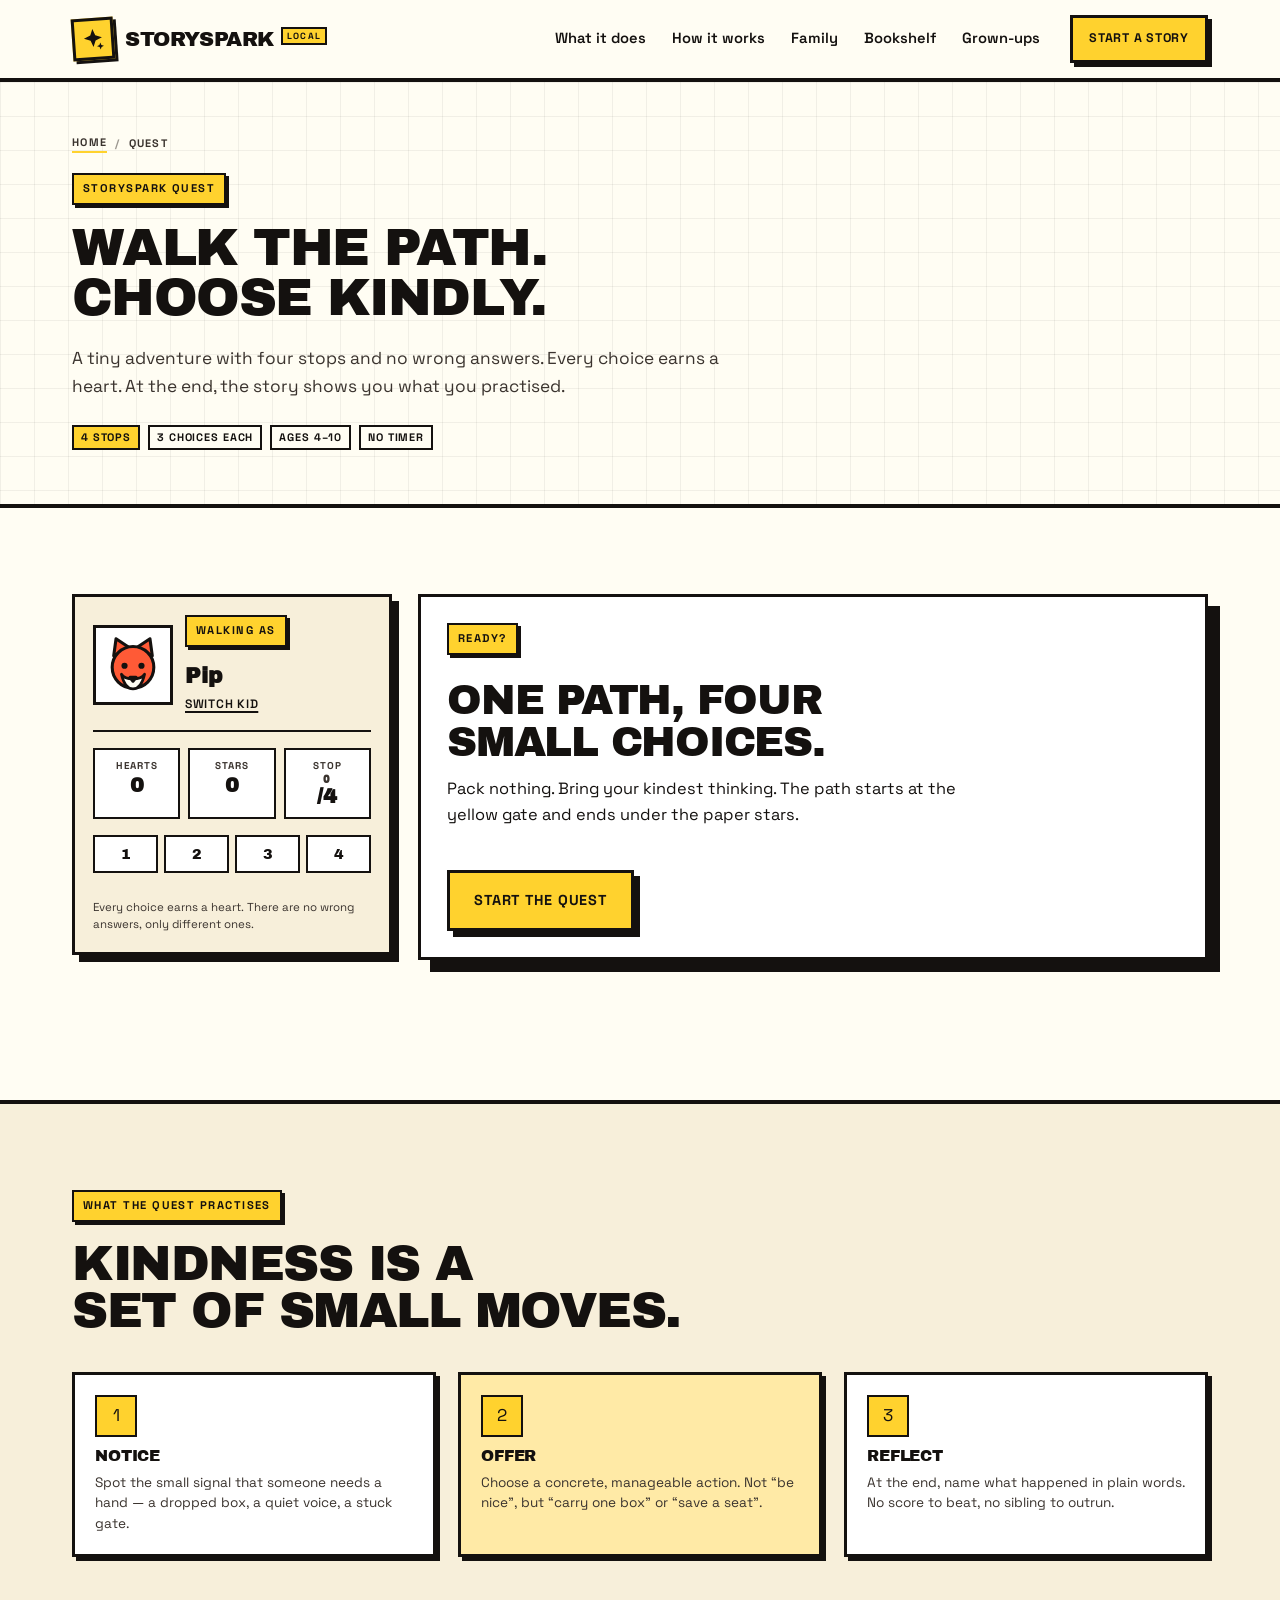
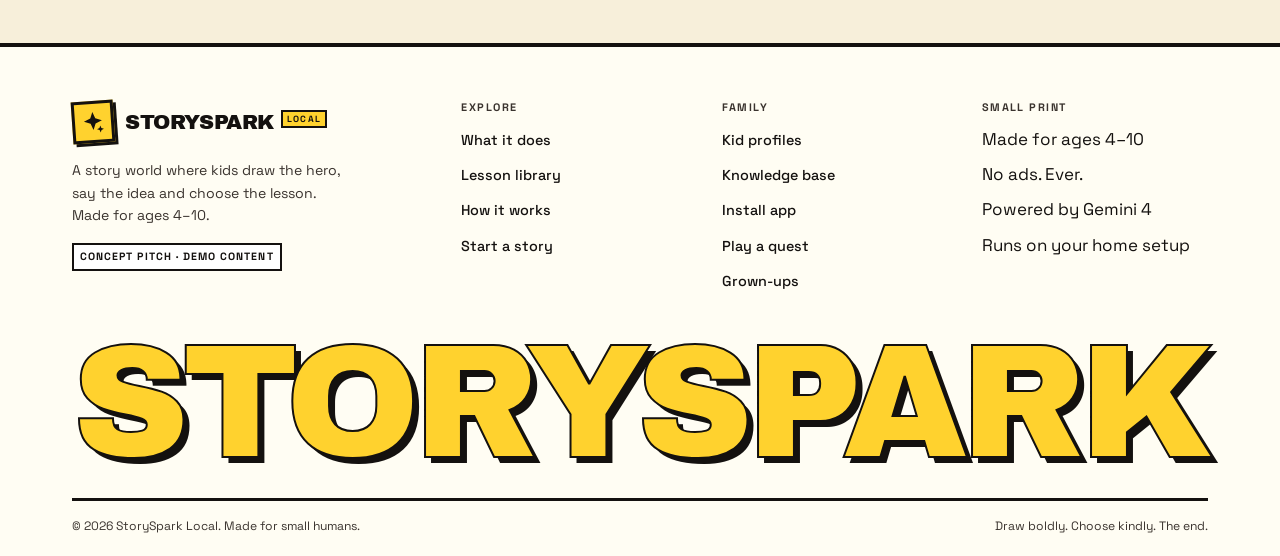
<file: game.html>
<!DOCTYPE html>
<html lang="en">
<head>
  <meta charset="UTF-8">
  <meta name="viewport" content="width=device-width, initial-scale=1">
  <title>StorySpark Quest — a kindness adventure</title>
  <meta name="description" content="A short, gentle choose-your-path quest for ages 4–10. Walk the path, make kind choices, collect hearts and stars. Generated by a local open-weight model when one is connected.">
  <meta name="theme-color" content="#FFD22E">
  <link rel="manifest" href="manifest.webmanifest">
  <meta name="apple-mobile-web-app-capable" content="yes">
  <meta name="apple-mobile-web-app-title" content="StorySpark">
  <meta name="apple-mobile-web-app-status-bar-style" content="default">
  <link rel="apple-touch-icon" href="assets/icons/icon-180.png">
  <link rel="icon" href="assets/favicon.svg" type="image/svg+xml">
  <link rel="preconnect" href="https://fonts.googleapis.com">
  <link rel="preconnect" href="https://fonts.gstatic.com" crossorigin>
  <link href="https://fonts.googleapis.com/css2?family=Archivo+Black&family=Space+Grotesk:wght@400;500;600;700&display=swap" rel="stylesheet">
  <link rel="stylesheet" href="assets/css/style.css">
  <script>document.documentElement.classList.add('js');</script>
</head>
<body>
  <a class="skip-link" href="#main">Skip to content</a>

  <header class="site-header">
    <div class="wrap nav">
      <a class="brand" href="index.html" aria-label="StorySpark Local — home">
        <span class="brand-mark" aria-hidden="true">
          <svg viewBox="0 0 24 24"><path d="M12 2l2.5 6.3L21 11l-6.5 2.7L12 20l-2.5-6.3L3 11l6.5-2.7z"/><path d="M19 16l1 2.5 2.5 1-2.5 1-1 2.5-1-2.5-2.5-1 2.5-1z"/></svg>
        </span>
        <span class="brand-text">StorySpark<span class="brand-local">Local</span></span>
      </a>

      <button class="nav-toggle" type="button" aria-expanded="false" aria-controls="nav-panel">
        <span class="sr-only">Menu</span>
        <span class="bars" aria-hidden="true"><i></i><i></i><i></i></span>
      </button>

      <nav class="nav-panel" id="nav-panel" aria-label="Main">
        <ul class="nav-links">
          <li><a href="what-it-does.html">What it does</a></li>
          <li><a href="how-it-works.html">How it works</a></li>
          <li><a href="family.html">Family</a></li>
          <li><a href="family.html#bookshelf">Bookshelf</a></li>
          <li><a href="grown-ups.html">Grown-ups</a></li>
        </ul>
        <a class="btn btn--yellow btn--sm" href="play.html">Start a story</a>
      </nav>
    </div>
  </header>

  <main id="main">
    <section class="page-hero quest-hero">
      <div class="wrap">
        <nav class="breadcrumb" aria-label="Breadcrumb">
          <a href="index.html">Home</a>
          <span class="sep" aria-hidden="true">/</span>
          <span>Quest</span>
        </nav>
        <p class="kicker">StorySpark quest</p>
        <h1 class="display">Walk the path.<br>Choose kindly.</h1>
        <p class="lede">A tiny adventure with four stops and no wrong answers. Every choice earns a heart. At the end, the story shows you what you practised.</p>
        <div class="page-hero-meta">
          <span class="tag tag--yellow">4 stops</span>
          <span class="tag">3 choices each</span>
          <span class="tag">Ages 4–10</span>
          <span class="tag">No timer</span>
        </div>
      </div>
    </section>

    <section class="section">
      <div class="wrap">
        <div class="quest-layout">
          <aside class="quest-side">
            <div class="quest-kid" data-quest-kid>
              <img src="assets/avatars/fox.svg" alt="" width="80" height="80" data-quest-avatar>
              <div>
                <span class="kicker">Walking as</span>
                <strong data-quest-name>Pip</strong>
                <a href="family.html">Switch kid</a>
              </div>
            </div>

            <div class="quest-stats" aria-live="polite">
              <div class="quest-stat">
                <span>Hearts</span>
                <strong data-quest-hearts>0</strong>
              </div>
              <div class="quest-stat">
                <span>Stars</span>
                <strong data-quest-stars>0</strong>
              </div>
              <div class="quest-stat">
                <span>Stop</span>
                <strong><span data-quest-step>0</span>/4</strong>
              </div>
            </div>

            <ol class="quest-trail" data-quest-trail aria-label="Quest progress">
              <li class="is-current">1</li>
              <li>2</li>
              <li>3</li>
              <li>4</li>
            </ol>

            <p class="studio-hint" data-quest-note>Every choice earns a heart. There are no wrong answers, only different ones.</p>
          </aside>

          <div class="quest-stage" data-quest-stage>
            <div class="quest-card" data-quest-card>
              <p class="kicker" data-quest-kicker>Ready?</p>
              <h2 class="display" data-quest-title>One path, four small choices.</h2>
              <p data-quest-copy>Pack nothing. Bring your kindest thinking. The path starts at the yellow gate and ends under the paper stars.</p>
              <div class="quest-choices" data-quest-choices hidden></div>
              <div class="quest-actions">
                <button class="btn btn--yellow" type="button" data-quest-start>Start the quest <span class="btn-arrow" aria-hidden="true">→</span></button>
              </div>
            </div>
          </div>
        </div>
      </div>
    </section>

    <section class="section section--milk rule-top">
      <div class="wrap">
        <div class="section-head">
          <div class="section-head__copy">
            <p class="kicker">What the quest practises</p>
            <h2 class="display">Kindness is a<br>set of small moves.</h2>
          </div>
        </div>
        <div class="feature-grid">
          <article class="feature">
            <span class="feature-icon" aria-hidden="true">1</span>
            <h3>Notice</h3>
            <p>Spot the small signal that someone needs a hand — a dropped box, a quiet voice, a stuck gate.</p>
          </article>
          <article class="feature">
            <span class="feature-icon" aria-hidden="true">2</span>
            <h3>Offer</h3>
            <p>Choose a concrete, manageable action. Not “be nice”, but “carry one box” or “save a seat”.</p>
          </article>
          <article class="feature">
            <span class="feature-icon" aria-hidden="true">3</span>
            <h3>Reflect</h3>
            <p>At the end, name what happened in plain words. No score to beat, no sibling to outrun.</p>
          </article>
        </div>
      </div>
    </section>
  </main>

  <footer class="site-footer">
    <div class="wrap">
      <div class="footer-top">
        <div class="footer-about">
          <a class="brand" href="index.html" aria-label="StorySpark Local — home">
            <span class="brand-mark" aria-hidden="true">
              <svg viewBox="0 0 24 24"><path d="M12 2l2.5 6.3L21 11l-6.5 2.7L12 20l-2.5-6.3L3 11l6.5-2.7z"/><path d="M19 16l1 2.5 2.5 1-2.5 1-1 2.5-1-2.5-2.5-1 2.5-1z"/></svg>
            </span>
            <span class="brand-text">StorySpark<span class="brand-local">Local</span></span>
          </a>
          <p>A story world where kids draw the hero, say the idea and choose the lesson. Made for ages 4–10.</p>
          <span class="footer-note">Concept pitch · demo content</span>
        </div>

        <div class="footer-col">
          <h3>Explore</h3>
          <ul>
            <li><a href="what-it-does.html">What it does</a></li>
            <li><a href="what-it-does.html#library">Lesson library</a></li>
            <li><a href="how-it-works.html">How it works</a></li>
            <li><a href="play.html">Start a story</a></li>
          </ul>
        </div>

        <div class="footer-col">
          <h3>Family</h3>
          <ul>
            <li><a href="family.html">Kid profiles</a></li>
            <li><a href="family.html#bookshelf">Knowledge base</a></li>
            <li><a href="grown-ups.html#install">Install app</a></li>
            <li><a href="game.html">Play a quest</a></li>
            <li><a href="grown-ups.html">Grown-ups</a></li>
          </ul>
        </div>

        <div class="footer-col">
          <h3>Small print</h3>
          <ul>
            <li>Made for ages 4–10</li>
            <li>No ads. Ever.</li>
            <li>Powered by Gemini 4</li>
            <li>Runs on your home setup</li>
          </ul>
        </div>
      </div>

      <div class="footer-word" aria-hidden="true">STORYSPARK</div>

      <div class="footer-bottom">
        <span>© 2026 StorySpark Local. Made for small humans.</span>
        <span>Draw boldly. Choose kindly. The end.</span>
      </div>
    </div>
  </footer>

  <script src="assets/js/store.js" defer></script>
  <script src="assets/js/i18n.js" defer></script>
  <script src="assets/js/pwa.js" defer></script>
  <script src="assets/js/main.js" defer></script>
  <script>
    /* Point this at a local StorySpark backend to generate quests.
       Leave it empty for the self-contained four-stop quest. */
    window.STORYSPARK_QUEST_API = "";
  </script>
  <script src="assets/js/game.js" defer></script>
</body>
</html>
</file>
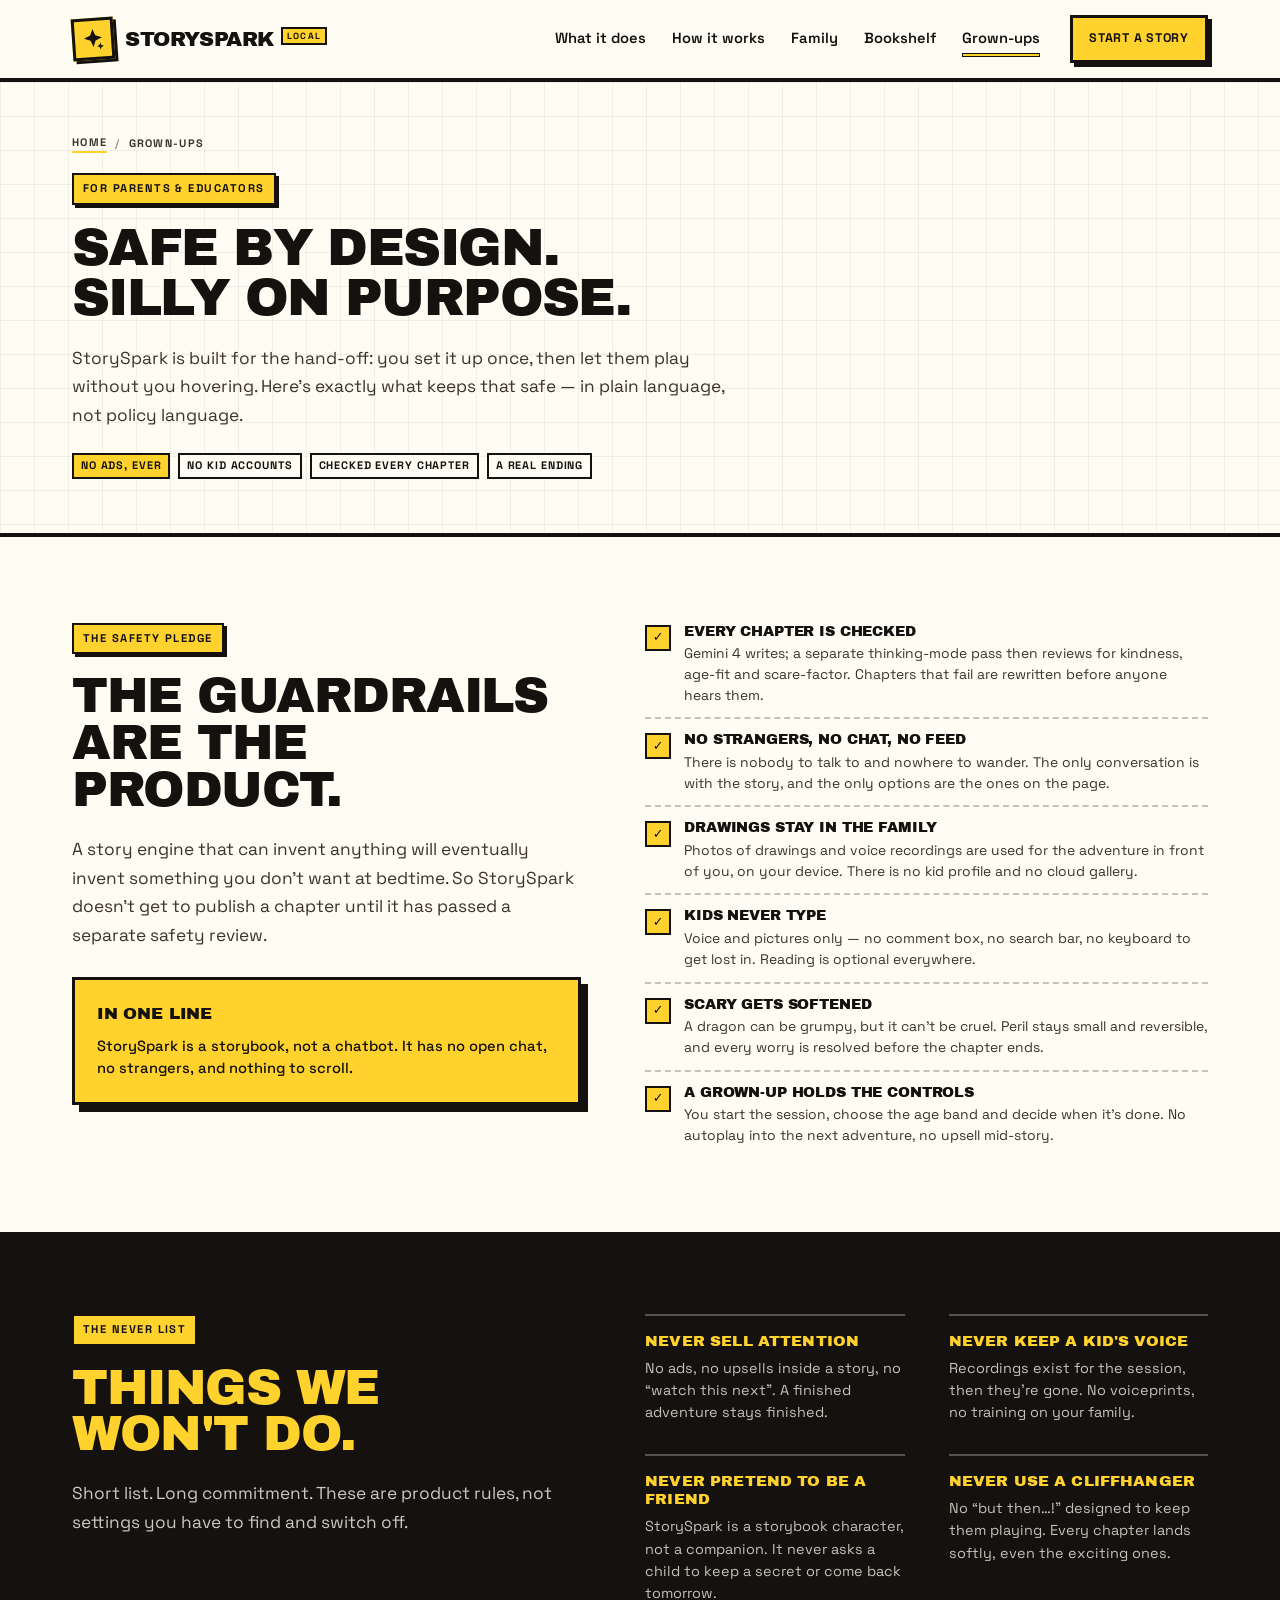
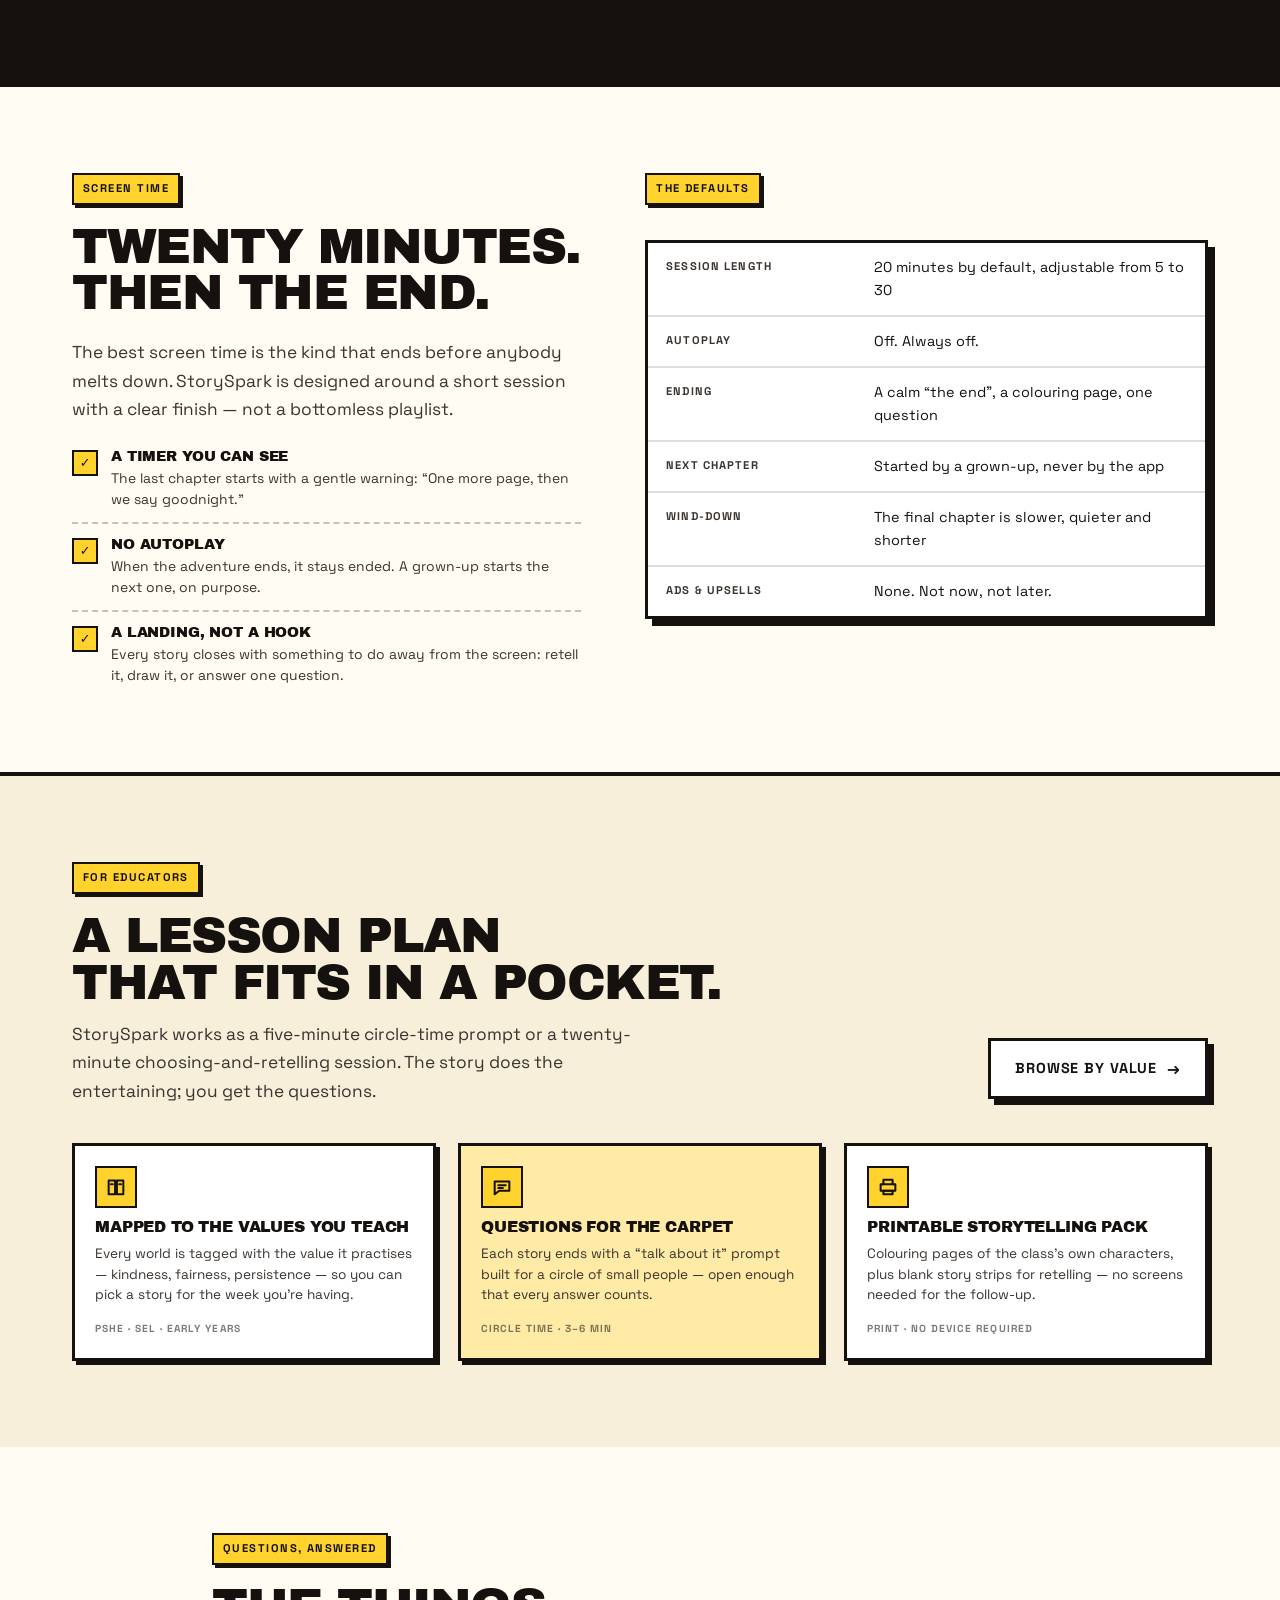
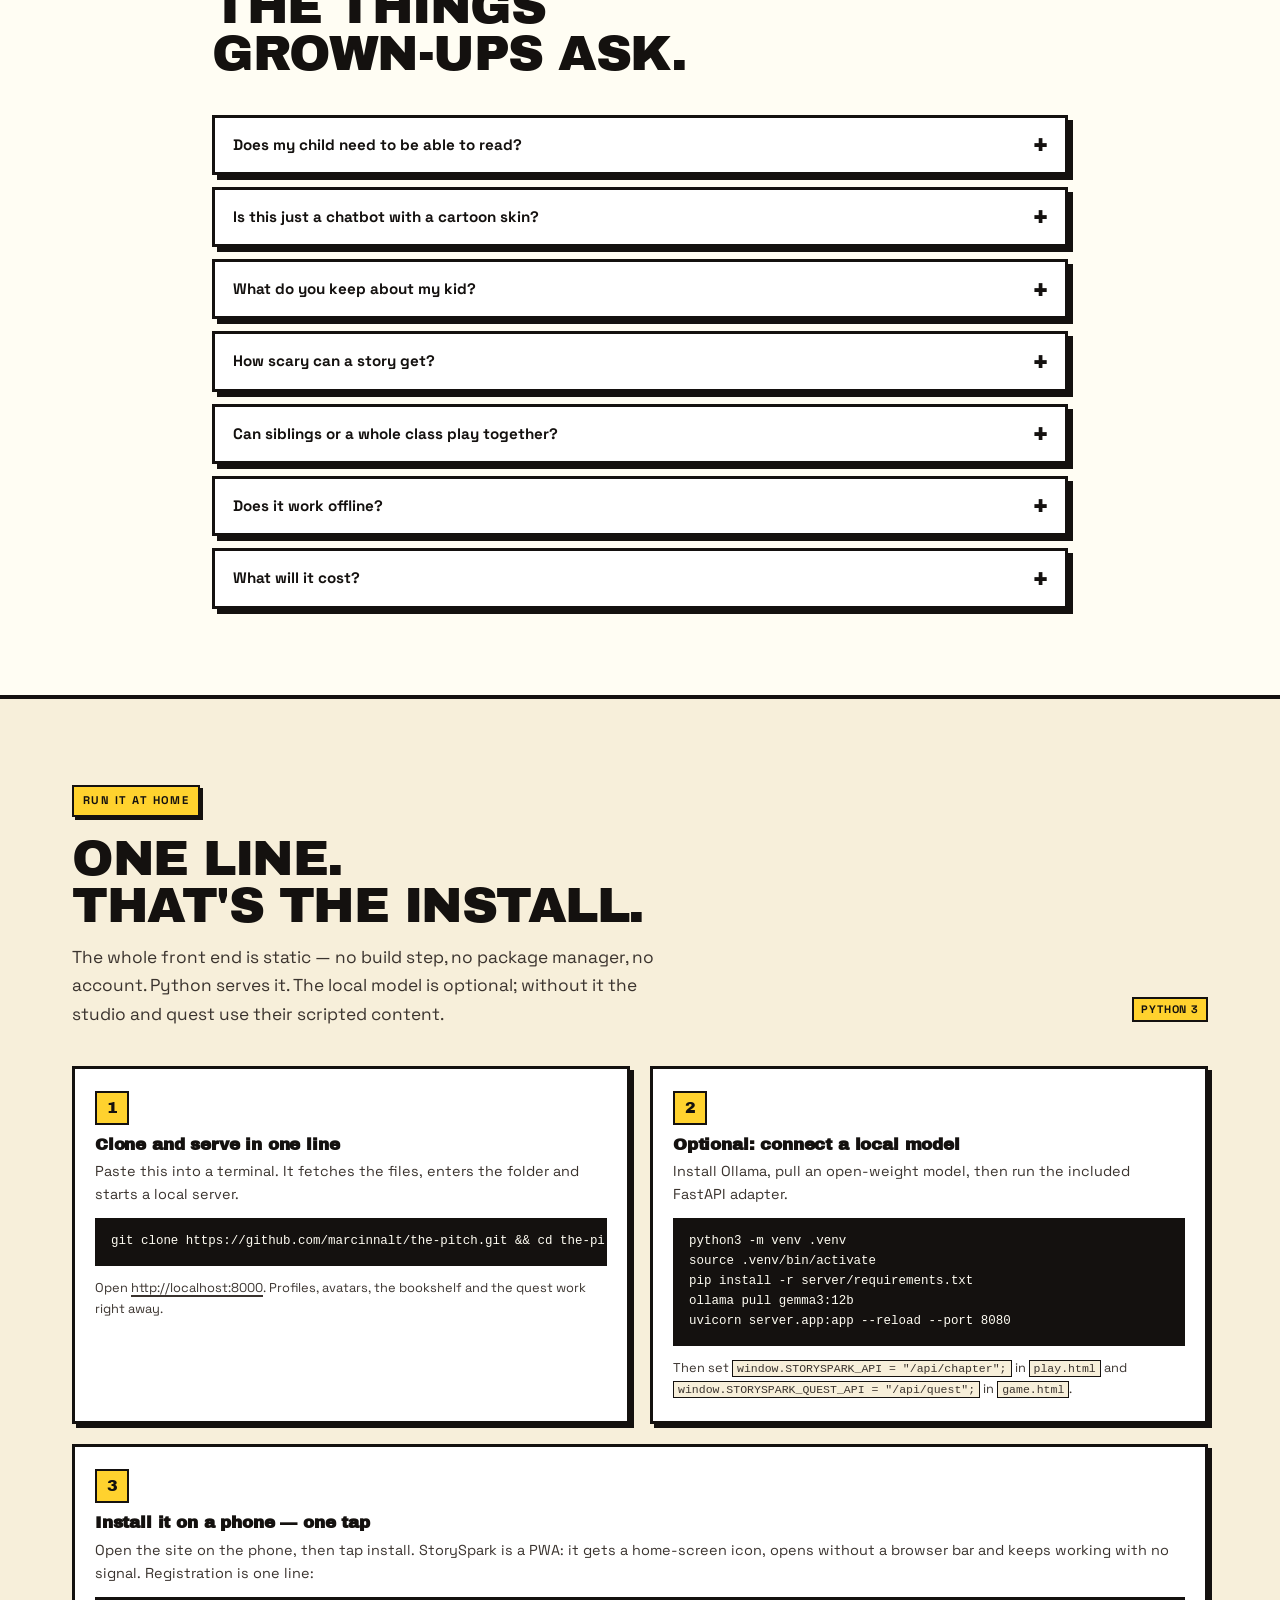
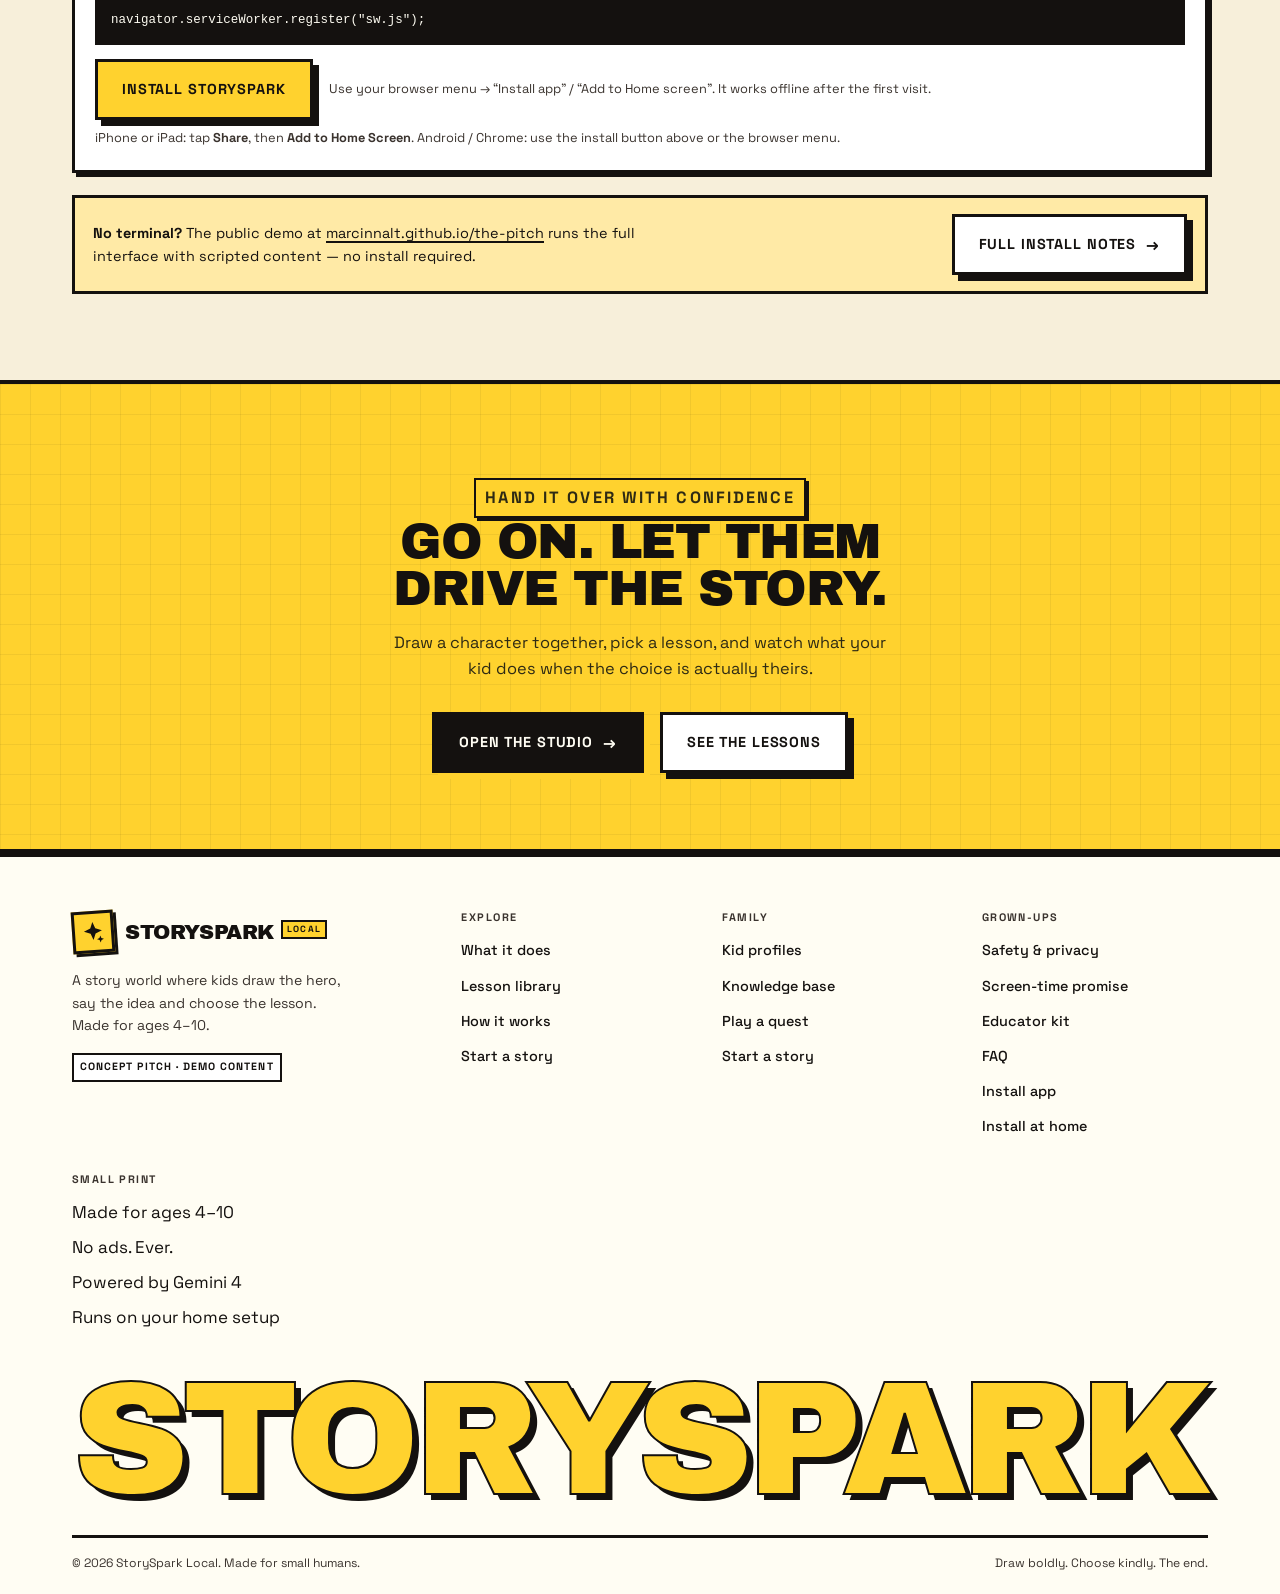
<file: grown-ups.html>
<!DOCTYPE html>
<html lang="en">
<head>
  <meta charset="UTF-8">
  <meta name="viewport" content="width=device-width, initial-scale=1">
  <title>For Grown-ups — StorySpark Local safety, privacy &amp; screen time</title>
  <meta name="description" content="How StorySpark Local keeps kids safe: chapter-level safety checks, no chat, no ads, no kid accounts, local drawings and recordings, and a 20-minute session with a real ending.">
  <meta name="theme-color" content="#FFD22E">
  <link rel="manifest" href="manifest.webmanifest">
  <meta name="apple-mobile-web-app-capable" content="yes">
  <meta name="apple-mobile-web-app-title" content="StorySpark">
  <meta name="apple-mobile-web-app-status-bar-style" content="default">
  <link rel="apple-touch-icon" href="assets/icons/icon-180.png">
  <link rel="icon" href="assets/favicon.svg" type="image/svg+xml">
  <link rel="preconnect" href="https://fonts.googleapis.com">
  <link rel="preconnect" href="https://fonts.gstatic.com" crossorigin>
  <link href="https://fonts.googleapis.com/css2?family=Archivo+Black&family=Space+Grotesk:wght@400;500;600;700&display=swap" rel="stylesheet">
  <link rel="stylesheet" href="assets/css/style.css">
  <script>document.documentElement.classList.add('js');</script>
</head>
<body>
  <a class="skip-link" href="#main">Skip to content</a>

  <header class="site-header">
    <div class="wrap nav">
      <a class="brand" href="index.html" aria-label="StorySpark Local — home">
        <span class="brand-mark" aria-hidden="true">
          <svg viewBox="0 0 24 24"><path d="M12 2l2.5 6.3L21 11l-6.5 2.7L12 20l-2.5-6.3L3 11l6.5-2.7z"/><path d="M19 16l1 2.5 2.5 1-2.5 1-1 2.5-1-2.5-2.5-1 2.5-1z"/></svg>
        </span>
        <span class="brand-text">StorySpark<span class="brand-local">Local</span></span>
      </a>

      <button class="nav-toggle" type="button" aria-expanded="false" aria-controls="nav-panel">
        <span class="sr-only">Menu</span>
        <span class="bars" aria-hidden="true"><i></i><i></i><i></i></span>
      </button>

      <nav class="nav-panel" id="nav-panel" aria-label="Main">
        <ul class="nav-links">
          <li><a href="what-it-does.html">What it does</a></li>
          <li><a href="how-it-works.html">How it works</a></li>
          <li><a href="family.html">Family</a></li>
          <li><a href="family.html#bookshelf">Bookshelf</a></li>
          <li><a href="grown-ups.html" aria-current="page">Grown-ups</a></li>
        </ul>
        <a class="btn btn--yellow btn--sm" href="play.html">Start a story</a>
      </nav>
    </div>
  </header>

  <main id="main">
    <section class="page-hero">
      <div class="wrap">
        <nav class="breadcrumb" aria-label="Breadcrumb">
          <a href="index.html">Home</a>
          <span class="sep" aria-hidden="true">/</span>
          <span>Grown-ups</span>
        </nav>
        <p class="kicker">For parents &amp; educators</p>
        <h1 class="display">Safe by design.<br>Silly on purpose.</h1>
        <p class="lede">StorySpark is built for the hand-off: you set it up once, then let them play without you hovering. Here's exactly what keeps that safe — in plain language, not policy language.</p>
        <div class="page-hero-meta">
          <span class="tag tag--yellow">No ads, ever</span>
          <span class="tag">No kid accounts</span>
          <span class="tag">Checked every chapter</span>
          <span class="tag">A real ending</span>
        </div>
      </div>
    </section>

    <!-- Safety pledge -->
    <section class="section" id="safety">
      <div class="wrap band-split">
        <div>
          <p class="kicker">The safety pledge</p>
          <h2 class="display">The guardrails<br>are the product.</h2>
          <p class="lede">A story engine that can invent anything will eventually invent something you don't want at bedtime. So StorySpark doesn't get to publish a chapter until it has passed a separate safety review.</p>

          <div class="lesson-card" style="margin-top: 28px; background: var(--yellow);">
            <h3 style="font-size: 1.05rem;">In one line</h3>
            <p class="story-line" style="color: var(--ink); font-weight: 500;">StorySpark is a storybook, not a chatbot. It has no open chat, no strangers, and nothing to scroll.</p>
          </div>
        </div>

        <ul class="check-list">
          <li class="check-item">
            <span class="check-mark" aria-hidden="true">✓</span>
            <div>
              <h3>Every chapter is checked</h3>
              <p>Gemini 4 writes; a separate thinking-mode pass then reviews for kindness, age-fit and scare-factor. Chapters that fail are rewritten before anyone hears them.</p>
            </div>
          </li>
          <li class="check-item">
            <span class="check-mark" aria-hidden="true">✓</span>
            <div>
              <h3>No strangers, no chat, no feed</h3>
              <p>There is nobody to talk to and nowhere to wander. The only conversation is with the story, and the only options are the ones on the page.</p>
            </div>
          </li>
          <li class="check-item">
            <span class="check-mark" aria-hidden="true">✓</span>
            <div>
              <h3>Drawings stay in the family</h3>
              <p>Photos of drawings and voice recordings are used for the adventure in front of you, on your device. There is no kid profile and no cloud gallery.</p>
            </div>
          </li>
          <li class="check-item">
            <span class="check-mark" aria-hidden="true">✓</span>
            <div>
              <h3>Kids never type</h3>
              <p>Voice and pictures only — no comment box, no search bar, no keyboard to get lost in. Reading is optional everywhere.</p>
            </div>
          </li>
          <li class="check-item">
            <span class="check-mark" aria-hidden="true">✓</span>
            <div>
              <h3>Scary gets softened</h3>
              <p>A dragon can be grumpy, but it can't be cruel. Peril stays small and reversible, and every worry is resolved before the chapter ends.</p>
            </div>
          </li>
          <li class="check-item">
            <span class="check-mark" aria-hidden="true">✓</span>
            <div>
              <h3>A grown-up holds the controls</h3>
              <p>You start the session, choose the age band and decide when it's done. No autoplay into the next adventure, no upsell mid-story.</p>
            </div>
          </li>
        </ul>
      </div>
    </section>

    <!-- Never list -->
    <section class="band">
      <div class="wrap">
        <div class="band-split">
          <div>
            <p class="kicker">The never list</p>
            <h2 class="display">Things we<br>won't do.</h2>
            <p class="lede">Short list. Long commitment. These are product rules, not settings you have to find and switch off.</p>
          </div>
          <div class="band-grid" style="margin-top: 0;">
            <div class="band-item">
              <h3>Never sell attention</h3>
              <p>No ads, no upsells inside a story, no “watch this next”. A finished adventure stays finished.</p>
            </div>
            <div class="band-item">
              <h3>Never keep a kid's voice</h3>
              <p>Recordings exist for the session, then they're gone. No voiceprints, no training on your family.</p>
            </div>
            <div class="band-item">
              <h3>Never pretend to be a friend</h3>
              <p>StorySpark is a storybook character, not a companion. It never asks a child to keep a secret or come back tomorrow.</p>
            </div>
            <div class="band-item">
              <h3>Never use a cliffhanger</h3>
              <p>No “but then…!” designed to keep them playing. Every chapter lands softly, even the exciting ones.</p>
            </div>
          </div>
        </div>
      </div>
    </section>

    <!-- Screen time -->
    <section class="section" id="screen-time">
      <div class="wrap band-split">
        <div>
          <p class="kicker">Screen time</p>
          <h2 class="display">Twenty minutes.<br>Then the end.</h2>
          <p class="lede">The best screen time is the kind that ends before anybody melts down. StorySpark is designed around a short session with a clear finish — not a bottomless playlist.</p>
          <ul class="check-list" style="margin-top: 24px;">
            <li class="check-item">
              <span class="check-mark" aria-hidden="true">✓</span>
              <div>
                <h3>A timer you can see</h3>
                <p>The last chapter starts with a gentle warning: “One more page, then we say goodnight.”</p>
              </div>
            </li>
            <li class="check-item">
              <span class="check-mark" aria-hidden="true">✓</span>
              <div>
                <h3>No autoplay</h3>
                <p>When the adventure ends, it stays ended. A grown-up starts the next one, on purpose.</p>
              </div>
            </li>
            <li class="check-item">
              <span class="check-mark" aria-hidden="true">✓</span>
              <div>
                <h3>A landing, not a hook</h3>
                <p>Every story closes with something to do away from the screen: retell it, draw it, or answer one question.</p>
              </div>
            </li>
          </ul>
        </div>

        <div>
          <p class="kicker">The defaults</p>
          <dl class="spec-list">
            <div class="spec-row"><dt>Session length</dt><dd>20 minutes by default, adjustable from 5 to 30</dd></div>
            <div class="spec-row"><dt>Autoplay</dt><dd>Off. Always off.</dd></div>
            <div class="spec-row"><dt>Ending</dt><dd>A calm “the end”, a colouring page, one question</dd></div>
            <div class="spec-row"><dt>Next chapter</dt><dd>Started by a grown-up, never by the app</dd></div>
            <div class="spec-row"><dt>Wind-down</dt><dd>The final chapter is slower, quieter and shorter</dd></div>
            <div class="spec-row"><dt>Ads &amp; upsells</dt><dd>None. Not now, not later.</dd></div>
          </dl>
        </div>
      </div>
    </section>

    <!-- Educators -->
    <section class="section section--milk rule-top" id="educators">
      <div class="wrap">
        <div class="section-head">
          <div class="section-head__copy">
            <p class="kicker">For educators</p>
            <h2 class="display">A lesson plan<br>that fits in a pocket.</h2>
            <p class="lede">StorySpark works as a five-minute circle-time prompt or a twenty-minute choosing-and-retelling session. The story does the entertaining; you get the questions.</p>
          </div>
          <div class="section-head__aside">
            <a class="btn" href="what-it-does.html#library">Browse by value <span class="btn-arrow" aria-hidden="true">→</span></a>
          </div>
        </div>

        <div class="feature-grid">
          <article class="feature">
            <span class="feature-icon" aria-hidden="true">
              <svg viewBox="0 0 24 24" fill="none" stroke="#14110F" stroke-width="2.2" stroke-linecap="round" stroke-linejoin="round"><path d="M4 5h7v15H4zM13 5h7v15h-7z"/><path d="M6.5 9h2M15.5 9h2"/></svg>
            </span>
            <h3>Mapped to the values you teach</h3>
            <p>Every world is tagged with the value it practises — kindness, fairness, persistence — so you can pick a story for the week you're having.</p>
            <span class="feat-tech">PSHE · SEL · early years</span>
          </article>

          <article class="feature">
            <span class="feature-icon" aria-hidden="true">
              <svg viewBox="0 0 24 24" fill="none" stroke="#14110F" stroke-width="2.2" stroke-linecap="round" stroke-linejoin="round"><path d="M4 6h16v10H9l-5 4z"/><path d="M8 10h8M8 13h5"/></svg>
            </span>
            <h3>Questions for the carpet</h3>
            <p>Each story ends with a “talk about it” prompt built for a circle of small people — open enough that every answer counts.</p>
            <span class="feat-tech">Circle time · 3–6 min</span>
          </article>

          <article class="feature">
            <span class="feature-icon" aria-hidden="true">
              <svg viewBox="0 0 24 24" fill="none" stroke="#14110F" stroke-width="2.2" stroke-linecap="round" stroke-linejoin="round"><path d="M7 9V4h10v5"/><rect x="4" y="9" width="16" height="7"/><path d="M7 16h10v4H7z"/></svg>
            </span>
            <h3>Printable storytelling pack</h3>
            <p>Colouring pages of the class's own characters, plus blank story strips for retelling — no screens needed for the follow-up.</p>
            <span class="feat-tech">Print · no device required</span>
          </article>
        </div>
      </div>
    </section>

    <!-- FAQ -->
    <section class="section" id="faq">
      <div class="wrap" style="max-width: 900px;">
        <div class="section-head">
          <div class="section-head__copy">
            <p class="kicker">Questions, answered</p>
            <h2 class="display">The things<br>grown-ups ask.</h2>
          </div>
        </div>

        <div class="faq">
          <details>
            <summary>Does my child need to be able to read?</summary>
            <div class="faq-body">
              <p>No. Everything is spoken aloud and pictured with big, obvious choices. A four-year-old can play the whole adventure with a voice and one finger. Text is shown for the grown-ups who want to follow along.</p>
            </div>
          </details>

          <details>
            <summary>Is this just a chatbot with a cartoon skin?</summary>
            <div class="faq-body">
              <p>No. There's no open text box and no free conversation. StorySpark generates a structured chapter, offers a fixed set of choices, and waits. A separate safety pass reviews the chapter before it plays.</p>
              <p>The child is talking to a storybook character — not to an assistant that can be talked into anything.</p>
            </div>
          </details>

          <details>
            <summary>What do you keep about my kid?</summary>
            <div class="faq-body">
              <p>No kid accounts, no profiles, no advertising identifiers. A drawing and a voice recording are used to build the adventure in progress and stay on the family device. End the session and the recordings go with it.</p>
            </div>
          </details>

          <details>
            <summary>How scary can a story get?</summary>
            <div class="faq-body">
              <p>Peril is small, reversible and always resolved. A grumpy dragon, a dark hallway, a lost toy — yes. Cruelty, real violence, death or anything that follows a child to bed — no. The age band changes the language and length, never the safety floor.</p>
            </div>
          </details>

          <details>
            <summary>Can siblings or a whole class play together?</summary>
            <div class="faq-body">
              <p>Yes. One drawing can hold two heroes, and turn-taking is built into the choices. For classrooms, the best setup is one device on the carpet and one very loud narrator.</p>
            </div>
          </details>

          <details>
            <summary>Does it work offline?</summary>
            <div class="faq-body">
              <p>That's the design goal: speech, narration and story state stay on the device, so the adventure keeps working when the Wi-Fi doesn't. The playable preview on this site is a static front-end demo — it shows the shape of the experience, not the full engine.</p>
            </div>
          </details>

          <details>
            <summary>What will it cost?</summary>
            <div class="faq-body">
              <p>This is a concept pitch, so there's no price yet. The intent is a single family licence with the twelve lesson worlds included — no ads, no subscription for the core library, and no paying to unlock the ending of a story.</p>
            </div>
          </details>
        </div>
      </div>
    </section>

    <!-- Install -->
    <section class="section section--milk rule-top" id="install">
      <div class="wrap">
        <div class="section-head">
          <div class="section-head__copy">
            <p class="kicker">Run it at home</p>
            <h2 class="display">One line.<br>That's the install.</h2>
            <p class="lede">The whole front end is static — no build step, no package manager, no account. Python serves it. The local model is optional; without it the studio and quest use their scripted content.</p>
          </div>
          <div class="section-head__aside">
            <span class="tag tag--yellow">Python 3</span>
          </div>
        </div>

        <div class="install-grid">
          <div class="install-step">
            <span class="install-num" aria-hidden="true">1</span>
            <h3>Clone and serve in one line</h3>
            <p>Paste this into a terminal. It fetches the files, enters the folder and starts a local server.</p>
            <pre class="code-block"><code>git clone https://github.com/marcinnalt/the-pitch.git && cd the-pitch && python3 -m http.server 8000</code></pre>
            <p class="install-note">Open <a href="http://localhost:8000">http://localhost:8000</a>. Profiles, avatars, the bookshelf and the quest work right away.</p>
          </div>

          <div class="install-step">
            <span class="install-num" aria-hidden="true">2</span>
            <h3>Optional: connect a local model</h3>
            <p>Install Ollama, pull an open-weight model, then run the included FastAPI adapter.</p>
            <pre class="code-block"><code>python3 -m venv .venv
source .venv/bin/activate
pip install -r server/requirements.txt
ollama pull gemma3:12b
uvicorn server.app:app --reload --port 8080</code></pre>
            <p class="install-note">Then set <code>window.STORYSPARK_API = "/api/chapter";</code> in <code>play.html</code> and <code>window.STORYSPARK_QUEST_API = "/api/quest";</code> in <code>game.html</code>.</p>
          </div>

          <div class="install-step install-step--wide" id="install-app">
            <span class="install-num" aria-hidden="true">3</span>
            <h3>Install it on a phone — one tap</h3>
            <p>Open the site on the phone, then tap install. StorySpark is a PWA: it gets a home-screen icon, opens without a browser bar and keeps working with no signal. Registration is one line:</p>
            <pre class="code-block"><code>navigator.serviceWorker.register("sw.js");</code></pre>
            <div class="pwa-row">
              <button class="btn btn--yellow" type="button" data-install-app>Install StorySpark</button>
              <p class="install-note" data-install-note>After the first visit the app shell is cached and works offline.</p>
            </div>
            <p class="install-note">iPhone or iPad: tap <strong>Share</strong>, then <strong>Add to Home Screen</strong>. Android / Chrome: use the install button above or the browser menu.</p>
          </div>
        </div>

        <div class="install-foot">
          <p><strong>No terminal?</strong> The public demo at <a href="https://marcinnalt.github.io/the-pitch/">marcinnalt.github.io/the-pitch</a> runs the full interface with scripted content — no install required.</p>
          <a class="btn" href="https://github.com/marcinnalt/the-pitch#run-it-in-one-line" target="_blank" rel="noopener">Full install notes <span class="btn-arrow" aria-hidden="true">→</span></a>
        </div>
      </div>
    </section>

    <!-- CTA -->
    <section class="cta">
      <div class="wrap">
        <p class="kicker">Hand it over with confidence</p>
        <h2 class="display">Go on. Let them<br>drive the story.</h2>
        <p>Draw a character together, pick a lesson, and watch what your kid does when the choice is actually theirs.</p>
        <div class="hero-actions">
          <a class="btn btn--ink" href="play.html">Open the studio <span class="btn-arrow" aria-hidden="true">→</span></a>
          <a class="btn" href="what-it-does.html">See the lessons</a>
        </div>
      </div>
    </section>
  </main>

  <footer class="site-footer">
    <div class="wrap">
      <div class="footer-top">
        <div class="footer-about">
          <a class="brand" href="index.html" aria-label="StorySpark Local — home">
            <span class="brand-mark" aria-hidden="true">
              <svg viewBox="0 0 24 24"><path d="M12 2l2.5 6.3L21 11l-6.5 2.7L12 20l-2.5-6.3L3 11l6.5-2.7z"/><path d="M19 16l1 2.5 2.5 1-2.5 1-1 2.5-1-2.5-2.5-1 2.5-1z"/></svg>
            </span>
            <span class="brand-text">StorySpark<span class="brand-local">Local</span></span>
          </a>
          <p>A story world where kids draw the hero, say the idea and choose the lesson. Made for ages 4–10.</p>
          <span class="footer-note">Concept pitch · demo content</span>
        </div>

        <div class="footer-col">
          <h3>Explore</h3>
          <ul>
            <li><a href="what-it-does.html">What it does</a></li>
            <li><a href="what-it-does.html#library">Lesson library</a></li>
            <li><a href="how-it-works.html">How it works</a></li>
            <li><a href="play.html">Start a story</a></li>
          </ul>
        </div>

        <div class="footer-col">
          <h3>Family</h3>
          <ul>
            <li><a href="family.html">Kid profiles</a></li>
            <li><a href="family.html#bookshelf">Knowledge base</a></li>
            <li><a href="game.html">Play a quest</a></li>
            <li><a href="play.html">Start a story</a></li>
          </ul>
        </div>

        <div class="footer-col">
          <h3>Grown-ups</h3>
          <ul>
            <li><a href="grown-ups.html">Safety &amp; privacy</a></li>
            <li><a href="grown-ups.html#screen-time">Screen-time promise</a></li>
            <li><a href="grown-ups.html#educators">Educator kit</a></li>
            <li><a href="grown-ups.html#faq">FAQ</a></li>
            <li><a href="grown-ups.html#install">Install app</a></li>
            <li><a href="grown-ups.html#install">Install at home</a></li>
          </ul>
        </div>

        <div class="footer-col">
          <h3>Small print</h3>
          <ul>
            <li>Made for ages 4–10</li>
            <li>No ads. Ever.</li>
            <li>Powered by Gemini 4</li>
            <li>Runs on your home setup</li>
          </ul>
        </div>
      </div>

      <div class="footer-word" aria-hidden="true">STORYSPARK</div>

      <div class="footer-bottom">
        <span>© 2026 StorySpark Local. Made for small humans.</span>
        <span>Draw boldly. Choose kindly. The end.</span>
      </div>
    </div>
  </footer>

  <script src="assets/js/pwa.js" defer></script>
  <script src="assets/js/main.js" defer></script>
</body>
</html>
</file>
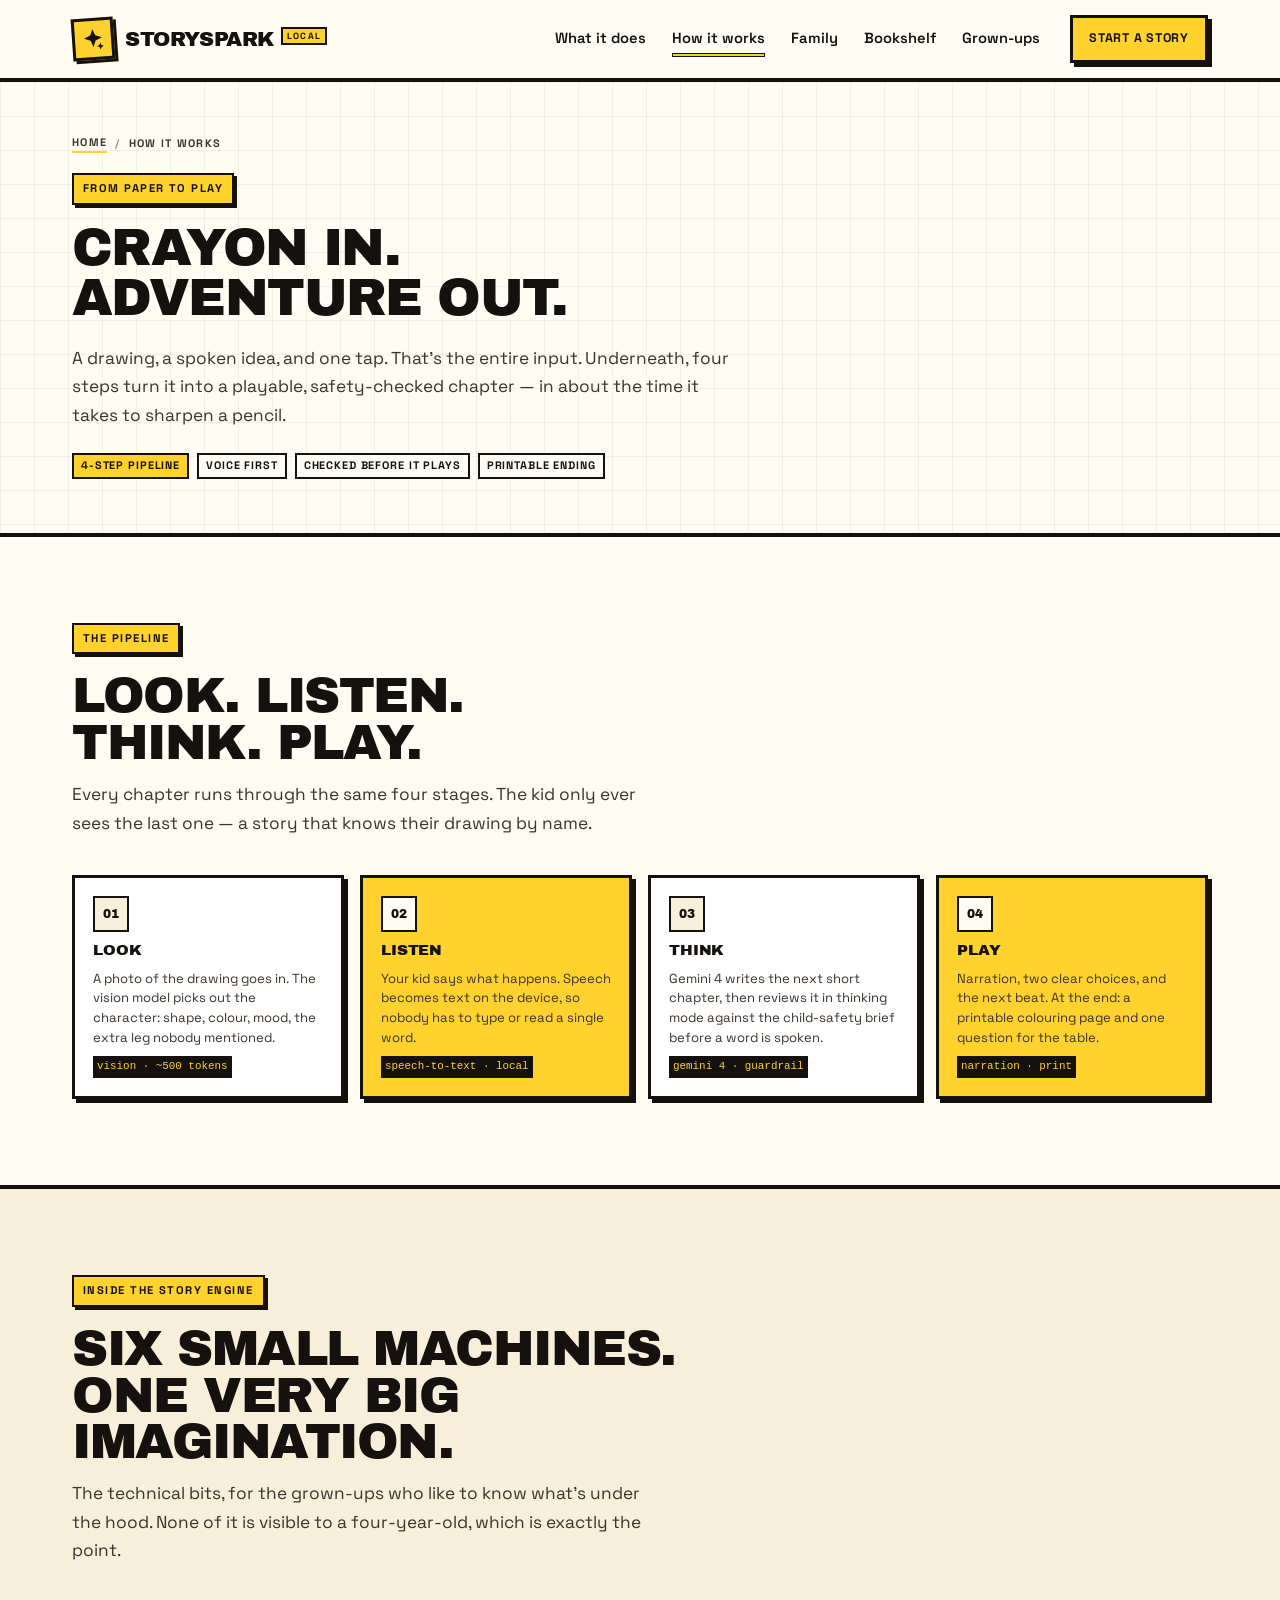
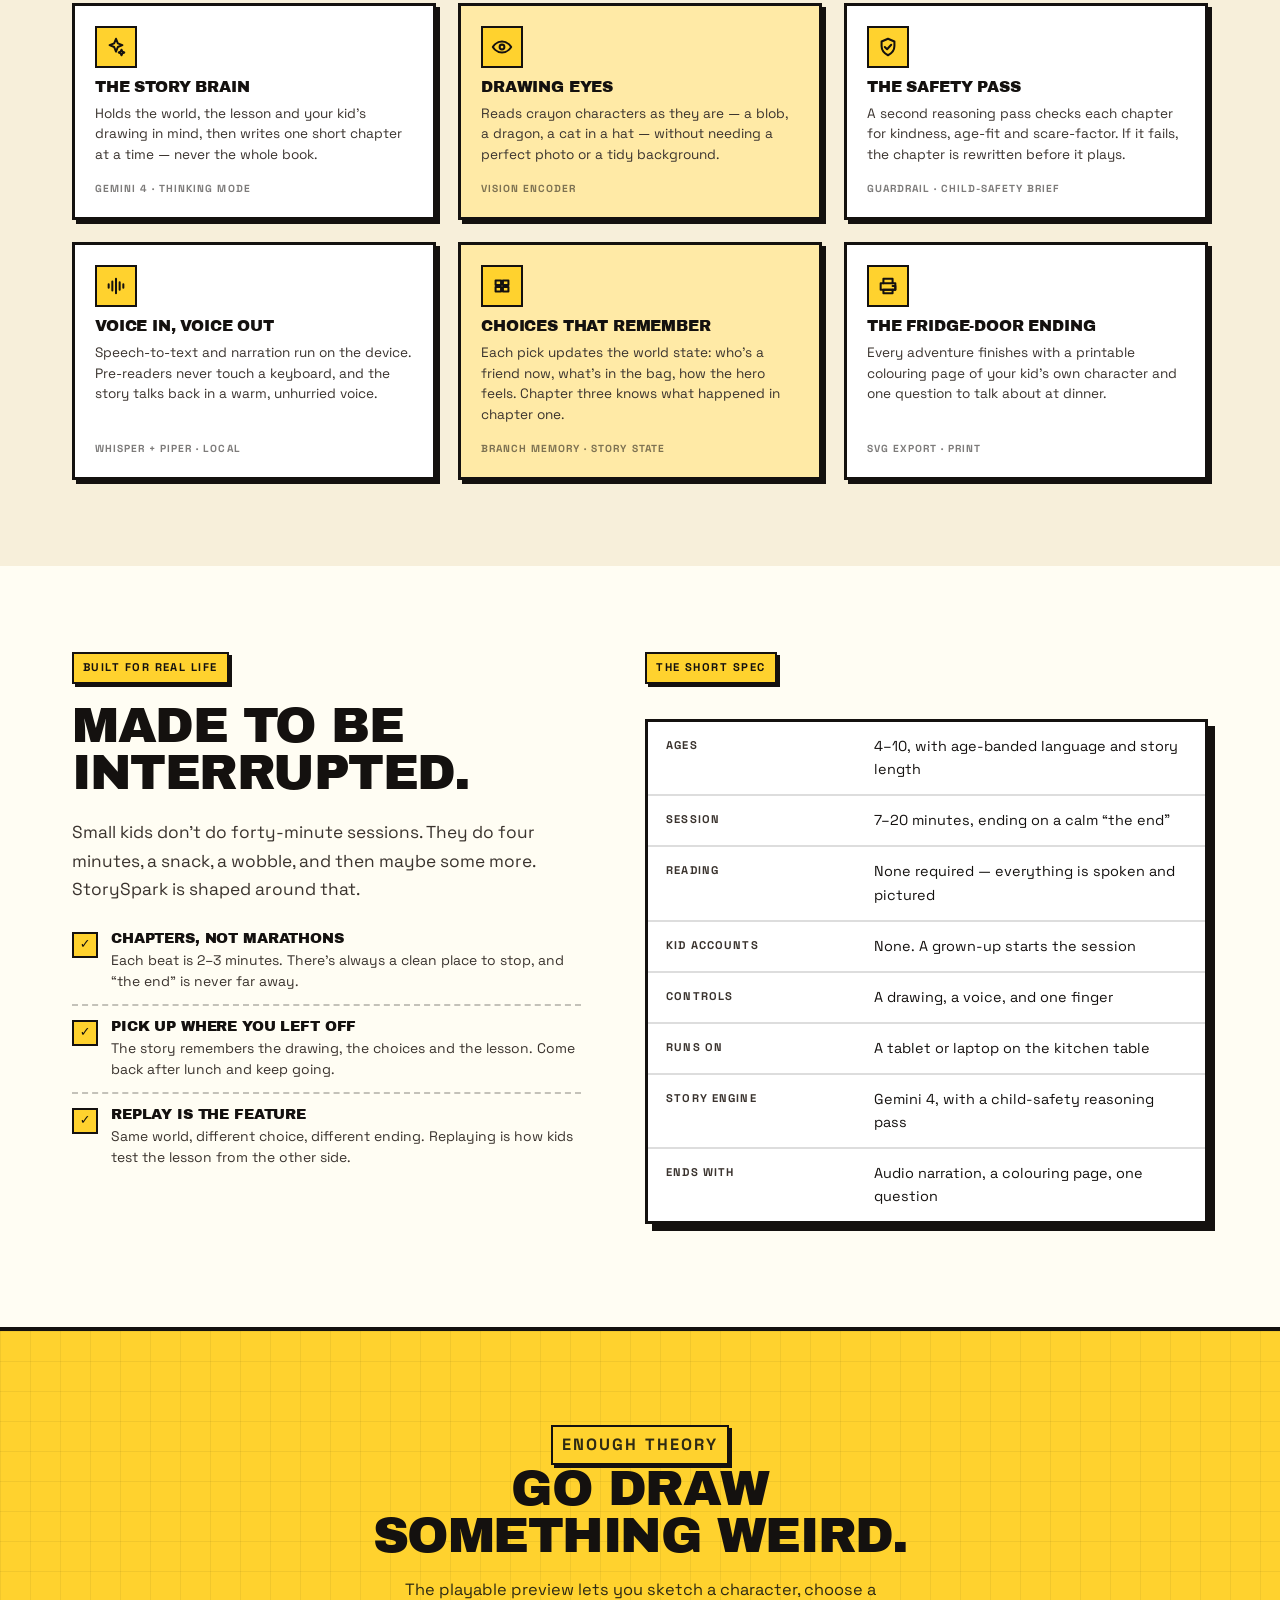
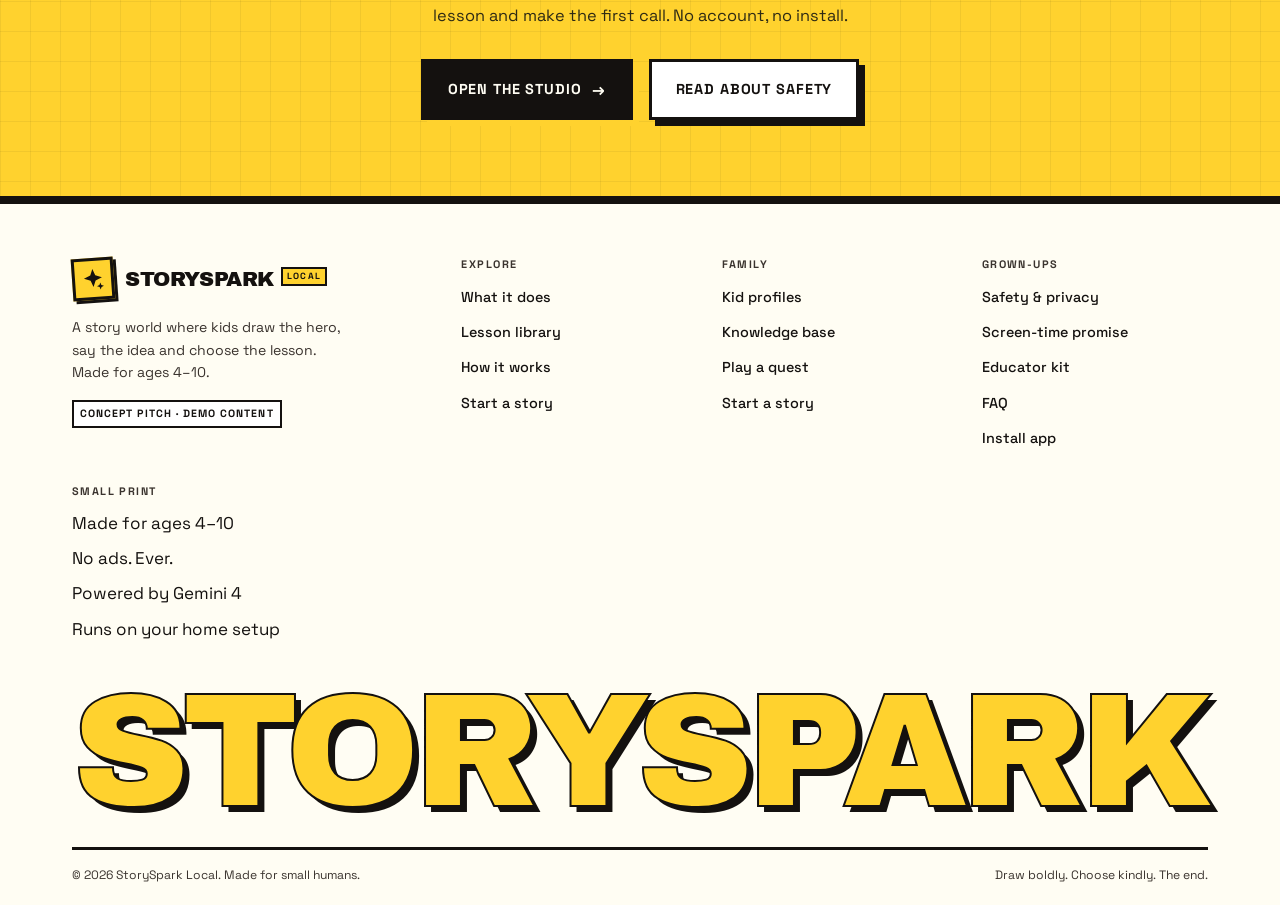
<file: how-it-works.html>
<!DOCTYPE html>
<html lang="en">
<head>
  <meta charset="UTF-8">
  <meta name="viewport" content="width=device-width, initial-scale=1">
  <title>How StorySpark Works — crayon in, adventure out</title>
  <meta name="description" content="See how StorySpark Local turns a child's drawing and voice into a safety-checked, playable story chapter — and how the Gemini 4 story engine keeps every lesson age-appropriate.">
  <meta name="theme-color" content="#FFD22E">
  <link rel="manifest" href="manifest.webmanifest">
  <meta name="apple-mobile-web-app-capable" content="yes">
  <meta name="apple-mobile-web-app-title" content="StorySpark">
  <meta name="apple-mobile-web-app-status-bar-style" content="default">
  <link rel="apple-touch-icon" href="assets/icons/icon-180.png">
  <link rel="icon" href="assets/favicon.svg" type="image/svg+xml">
  <link rel="preconnect" href="https://fonts.googleapis.com">
  <link rel="preconnect" href="https://fonts.gstatic.com" crossorigin>
  <link href="https://fonts.googleapis.com/css2?family=Archivo+Black&family=Space+Grotesk:wght@400;500;600;700&display=swap" rel="stylesheet">
  <link rel="stylesheet" href="assets/css/style.css">
  <script>document.documentElement.classList.add('js');</script>
</head>
<body>
  <a class="skip-link" href="#main">Skip to content</a>

  <header class="site-header">
    <div class="wrap nav">
      <a class="brand" href="index.html" aria-label="StorySpark Local — home">
        <span class="brand-mark" aria-hidden="true">
          <svg viewBox="0 0 24 24"><path d="M12 2l2.5 6.3L21 11l-6.5 2.7L12 20l-2.5-6.3L3 11l6.5-2.7z"/><path d="M19 16l1 2.5 2.5 1-2.5 1-1 2.5-1-2.5-2.5-1 2.5-1z"/></svg>
        </span>
        <span class="brand-text">StorySpark<span class="brand-local">Local</span></span>
      </a>

      <button class="nav-toggle" type="button" aria-expanded="false" aria-controls="nav-panel">
        <span class="sr-only">Menu</span>
        <span class="bars" aria-hidden="true"><i></i><i></i><i></i></span>
      </button>

      <nav class="nav-panel" id="nav-panel" aria-label="Main">
        <ul class="nav-links">
          <li><a href="what-it-does.html">What it does</a></li>
          <li><a href="how-it-works.html" aria-current="page">How it works</a></li>
          <li><a href="family.html">Family</a></li>
          <li><a href="family.html#bookshelf">Bookshelf</a></li>
          <li><a href="grown-ups.html">Grown-ups</a></li>
        </ul>
        <a class="btn btn--yellow btn--sm" href="play.html">Start a story</a>
      </nav>
    </div>
  </header>

  <main id="main">
    <section class="page-hero">
      <div class="wrap">
        <nav class="breadcrumb" aria-label="Breadcrumb">
          <a href="index.html">Home</a>
          <span class="sep" aria-hidden="true">/</span>
          <span>How it works</span>
        </nav>
        <p class="kicker">From paper to play</p>
        <h1 class="display">Crayon in.<br>Adventure out.</h1>
        <p class="lede">A drawing, a spoken idea, and one tap. That's the entire input. Underneath, four steps turn it into a playable, safety-checked chapter — in about the time it takes to sharpen a pencil.</p>
        <div class="page-hero-meta">
          <span class="tag tag--yellow">4-step pipeline</span>
          <span class="tag">Voice first</span>
          <span class="tag">Checked before it plays</span>
          <span class="tag">Printable ending</span>
        </div>
      </div>
    </section>

    <!-- Pipeline -->
    <section class="section">
      <div class="wrap">
        <div class="section-head">
          <div class="section-head__copy">
            <p class="kicker">The pipeline</p>
            <h2 class="display">Look. Listen.<br>Think. Play.</h2>
            <p class="lede">Every chapter runs through the same four stages. The kid only ever sees the last one — a story that knows their drawing by name.</p>
          </div>
        </div>

        <div class="pipeline">
          <article class="pipe">
            <span class="pipe-num">01</span>
            <h3>Look</h3>
            <p>A photo of the drawing goes in. The vision model picks out the character: shape, colour, mood, the extra leg nobody mentioned.</p>
            <code>vision · ~500 tokens</code>
          </article>
          <article class="pipe pipe--yellow">
            <span class="pipe-num">02</span>
            <h3>Listen</h3>
            <p>Your kid says what happens. Speech becomes text on the device, so nobody has to type or read a single word.</p>
            <code>speech-to-text · local</code>
          </article>
          <article class="pipe">
            <span class="pipe-num">03</span>
            <h3>Think</h3>
            <p>Gemini 4 writes the next short chapter, then reviews it in thinking mode against the child-safety brief before a word is spoken.</p>
            <code>gemini 4 · guardrail</code>
          </article>
          <article class="pipe pipe--yellow">
            <span class="pipe-num">04</span>
            <h3>Play</h3>
            <p>Narration, two clear choices, and the next beat. At the end: a printable colouring page and one question for the table.</p>
            <code>narration · print</code>
          </article>
        </div>
      </div>
    </section>

    <!-- Inside the engine -->
    <section class="section section--milk rule-top">
      <div class="wrap">
        <div class="section-head">
          <div class="section-head__copy">
            <p class="kicker">Inside the story engine</p>
            <h2 class="display">Six small machines.<br>One very big imagination.</h2>
            <p class="lede">The technical bits, for the grown-ups who like to know what's under the hood. None of it is visible to a four-year-old, which is exactly the point.</p>
          </div>
        </div>

        <div class="feature-grid">
          <article class="feature">
            <span class="feature-icon" aria-hidden="true">
              <svg viewBox="0 0 24 24" fill="none" stroke="#14110F" stroke-width="2.2" stroke-linecap="round" stroke-linejoin="round"><path d="M12 3l2 5 5 2-5 2-2 5-2-5-5-2 5-2z"/><path d="M18 15l1 2 2 1-2 1-1 2-1-2-2-1 2-1z"/></svg>
            </span>
            <h3>The story brain</h3>
            <p>Holds the world, the lesson and your kid's drawing in mind, then writes one short chapter at a time — never the whole book.</p>
            <span class="feat-tech">Gemini 4 · thinking mode</span>
          </article>

          <article class="feature">
            <span class="feature-icon" aria-hidden="true">
              <svg viewBox="0 0 24 24" fill="none" stroke="#14110F" stroke-width="2.2" stroke-linecap="round" stroke-linejoin="round"><path d="M2 12s3.5-6 10-6 10 6 10 6-3.5 6-10 6S2 12 2 12Z"/><circle cx="12" cy="12" r="2.6"/></svg>
            </span>
            <h3>Drawing eyes</h3>
            <p>Reads crayon characters as they are — a blob, a dragon, a cat in a hat — without needing a perfect photo or a tidy background.</p>
            <span class="feat-tech">Vision encoder</span>
          </article>

          <article class="feature">
            <span class="feature-icon" aria-hidden="true">
              <svg viewBox="0 0 24 24" fill="none" stroke="#14110F" stroke-width="2.2" stroke-linecap="round" stroke-linejoin="round"><path d="M12 3l7 3v5c0 4.5-3 8-7 10-4-2-7-5.5-7-10V6z"/><path d="M8.5 12l2.5 2.5 4.5-5"/></svg>
            </span>
            <h3>The safety pass</h3>
            <p>A second reasoning pass checks each chapter for kindness, age-fit and scare-factor. If it fails, the chapter is rewritten before it plays.</p>
            <span class="feat-tech">Guardrail · child-safety brief</span>
          </article>

          <article class="feature">
            <span class="feature-icon" aria-hidden="true">
              <svg viewBox="0 0 24 24" fill="none" stroke="#14110F" stroke-width="2.2" stroke-linecap="round" stroke-linejoin="round"><path d="M4 10v4M8 7v10M12 4v16M16 8v8M20 10v4"/></svg>
            </span>
            <h3>Voice in, voice out</h3>
            <p>Speech-to-text and narration run on the device. Pre-readers never touch a keyboard, and the story talks back in a warm, unhurried voice.</p>
            <span class="feat-tech">Whisper + Piper · local</span>
          </article>

          <article class="feature">
            <span class="feature-icon" aria-hidden="true">
              <svg viewBox="0 0 24 24" fill="none" stroke="#14110F" stroke-width="2.2" stroke-linecap="round" stroke-linejoin="round"><path d="M5 6h6v5H5zM13 6h6v5h-6zM5 13h6v5H5zM13 13h6v5h-6z"/></svg>
            </span>
            <h3>Choices that remember</h3>
            <p>Each pick updates the world state: who's a friend now, what's in the bag, how the hero feels. Chapter three knows what happened in chapter one.</p>
            <span class="feat-tech">Branch memory · story state</span>
          </article>

          <article class="feature">
            <span class="feature-icon" aria-hidden="true">
              <svg viewBox="0 0 24 24" fill="none" stroke="#14110F" stroke-width="2.2" stroke-linecap="round" stroke-linejoin="round"><path d="M7 9V4h10v5"/><rect x="4" y="9" width="16" height="7" rx="0"/><path d="M7 16h10v4H7z"/><path d="M17 12h3v4h-3"/></svg>
            </span>
            <h3>The fridge-door ending</h3>
            <p>Every adventure finishes with a printable colouring page of your kid's own character and one question to talk about at dinner.</p>
            <span class="feat-tech">SVG export · print</span>
          </article>
        </div>
      </div>
    </section>

    <!-- Interruption-friendly -->
    <section class="section">
      <div class="wrap band-split">
        <div>
          <p class="kicker">Built for real life</p>
          <h2 class="display">Made to be<br>interrupted.</h2>
          <p class="lede">Small kids don't do forty-minute sessions. They do four minutes, a snack, a wobble, and then maybe some more. StorySpark is shaped around that.</p>
          <ul class="check-list" style="margin-top: 26px;">
            <li class="check-item">
              <span class="check-mark" aria-hidden="true">✓</span>
              <div>
                <h3>Chapters, not marathons</h3>
                <p>Each beat is 2–3 minutes. There's always a clean place to stop, and “the end” is never far away.</p>
              </div>
            </li>
            <li class="check-item">
              <span class="check-mark" aria-hidden="true">✓</span>
              <div>
                <h3>Pick up where you left off</h3>
                <p>The story remembers the drawing, the choices and the lesson. Come back after lunch and keep going.</p>
              </div>
            </li>
            <li class="check-item">
              <span class="check-mark" aria-hidden="true">✓</span>
              <div>
                <h3>Replay is the feature</h3>
                <p>Same world, different choice, different ending. Replaying is how kids test the lesson from the other side.</p>
              </div>
            </li>
          </ul>
        </div>

        <div>
          <p class="kicker">The short spec</p>
          <dl class="spec-list">
            <div class="spec-row"><dt>Ages</dt><dd>4–10, with age-banded language and story length</dd></div>
            <div class="spec-row"><dt>Session</dt><dd>7–20 minutes, ending on a calm “the end”</dd></div>
            <div class="spec-row"><dt>Reading</dt><dd>None required — everything is spoken and pictured</dd></div>
            <div class="spec-row"><dt>Kid accounts</dt><dd>None. A grown-up starts the session</dd></div>
            <div class="spec-row"><dt>Controls</dt><dd>A drawing, a voice, and one finger</dd></div>
            <div class="spec-row"><dt>Runs on</dt><dd>A tablet or laptop on the kitchen table</dd></div>
            <div class="spec-row"><dt>Story engine</dt><dd>Gemini 4, with a child-safety reasoning pass</dd></div>
            <div class="spec-row"><dt>Ends with</dt><dd>Audio narration, a colouring page, one question</dd></div>
          </dl>
        </div>
      </div>
    </section>

    <!-- CTA -->
    <section class="cta">
      <div class="wrap">
        <p class="kicker">Enough theory</p>
        <h2 class="display">Go draw something weird.</h2>
        <p>The playable preview lets you sketch a character, choose a lesson and make the first call. No account, no install.</p>
        <div class="hero-actions">
          <a class="btn btn--ink" href="play.html">Open the studio <span class="btn-arrow" aria-hidden="true">→</span></a>
          <a class="btn" href="grown-ups.html">Read about safety</a>
        </div>
      </div>
    </section>
  </main>

  <footer class="site-footer">
    <div class="wrap">
      <div class="footer-top">
        <div class="footer-about">
          <a class="brand" href="index.html" aria-label="StorySpark Local — home">
            <span class="brand-mark" aria-hidden="true">
              <svg viewBox="0 0 24 24"><path d="M12 2l2.5 6.3L21 11l-6.5 2.7L12 20l-2.5-6.3L3 11l6.5-2.7z"/><path d="M19 16l1 2.5 2.5 1-2.5 1-1 2.5-1-2.5-2.5-1 2.5-1z"/></svg>
            </span>
            <span class="brand-text">StorySpark<span class="brand-local">Local</span></span>
          </a>
          <p>A story world where kids draw the hero, say the idea and choose the lesson. Made for ages 4–10.</p>
          <span class="footer-note">Concept pitch · demo content</span>
        </div>

        <div class="footer-col">
          <h3>Explore</h3>
          <ul>
            <li><a href="what-it-does.html">What it does</a></li>
            <li><a href="what-it-does.html#library">Lesson library</a></li>
            <li><a href="how-it-works.html">How it works</a></li>
            <li><a href="play.html">Start a story</a></li>
          </ul>
        </div>

        <div class="footer-col">
          <h3>Family</h3>
          <ul>
            <li><a href="family.html">Kid profiles</a></li>
            <li><a href="family.html#bookshelf">Knowledge base</a></li>
            <li><a href="game.html">Play a quest</a></li>
            <li><a href="play.html">Start a story</a></li>
          </ul>
        </div>

        <div class="footer-col">
          <h3>Grown-ups</h3>
          <ul>
            <li><a href="grown-ups.html">Safety &amp; privacy</a></li>
            <li><a href="grown-ups.html#screen-time">Screen-time promise</a></li>
            <li><a href="grown-ups.html#educators">Educator kit</a></li>
            <li><a href="grown-ups.html#faq">FAQ</a></li>
            <li><a href="grown-ups.html#install">Install app</a></li>
          </ul>
        </div>

        <div class="footer-col">
          <h3>Small print</h3>
          <ul>
            <li>Made for ages 4–10</li>
            <li>No ads. Ever.</li>
            <li>Powered by Gemini 4</li>
            <li>Runs on your home setup</li>
          </ul>
        </div>
      </div>

      <div class="footer-word" aria-hidden="true">STORYSPARK</div>

      <div class="footer-bottom">
        <span>© 2026 StorySpark Local. Made for small humans.</span>
        <span>Draw boldly. Choose kindly. The end.</span>
      </div>
    </div>
  </footer>

  <script src="assets/js/pwa.js" defer></script>
  <script src="assets/js/main.js" defer></script>
</body>
</html>
</file>
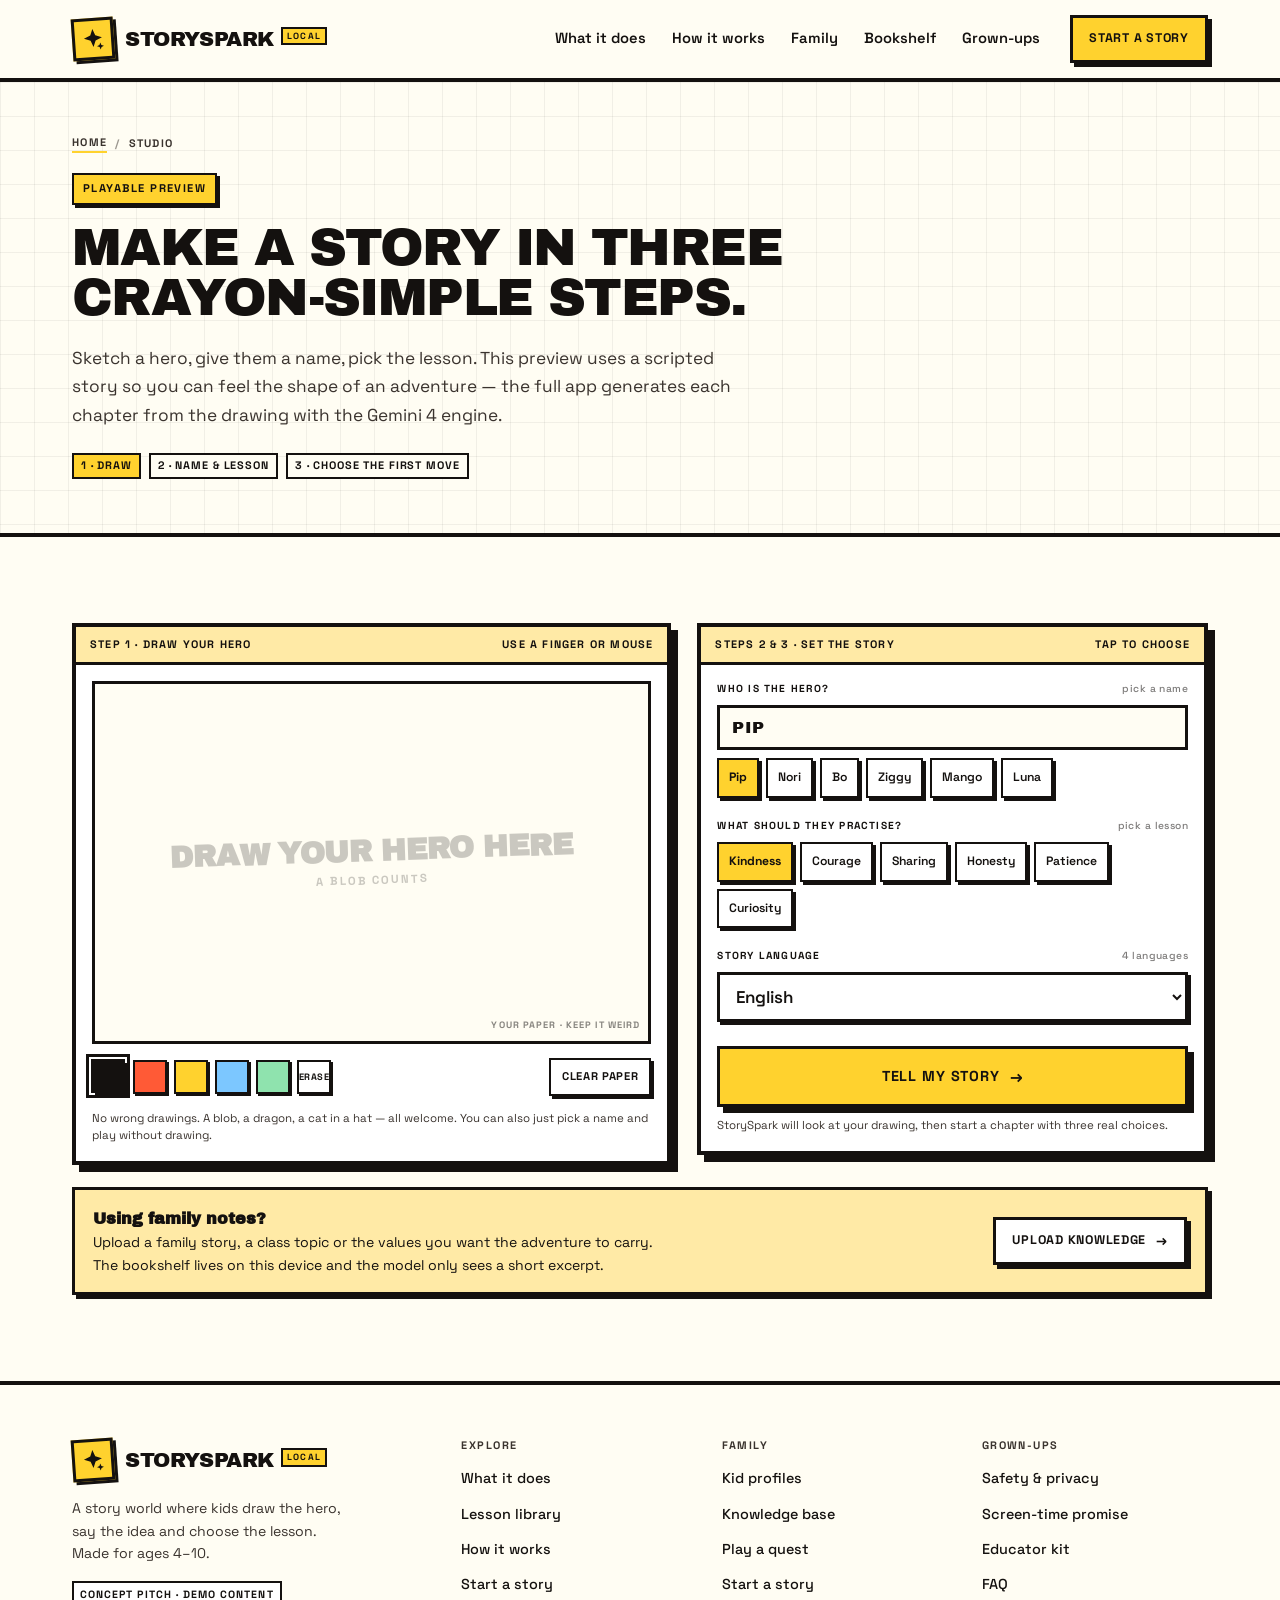
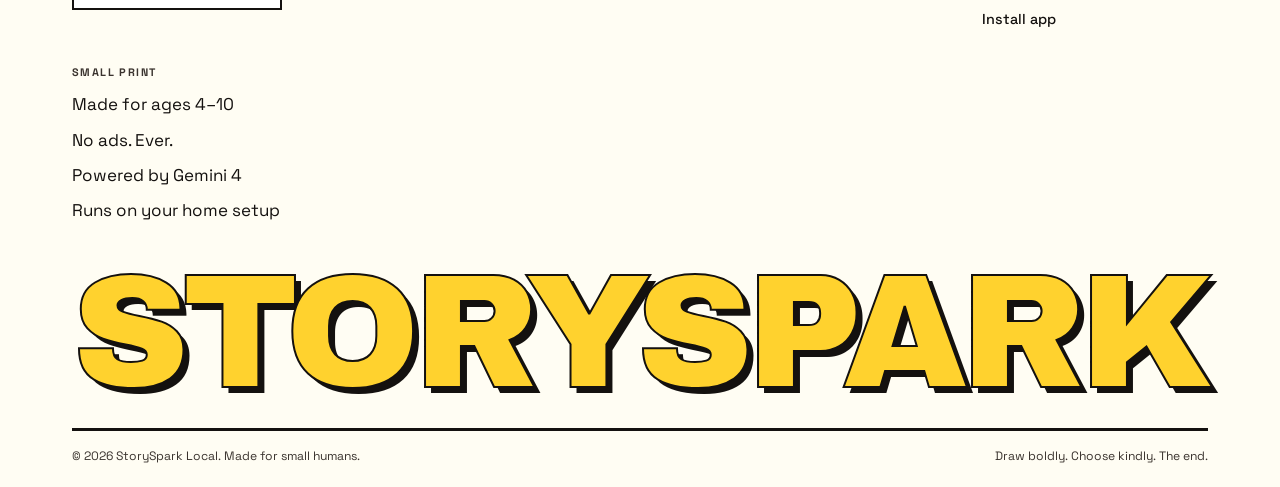
<file: play.html>
<!DOCTYPE html>
<html lang="en">
<head>
  <meta charset="UTF-8">
  <meta name="viewport" content="width=device-width, initial-scale=1">
  <title>Start a Story — the StorySpark studio preview</title>
  <meta name="description" content="Draw a character, name them, pick a lesson and make the first choice in the StorySpark Local studio preview.">
  <meta name="theme-color" content="#FFD22E">
  <link rel="manifest" href="manifest.webmanifest">
  <meta name="apple-mobile-web-app-capable" content="yes">
  <meta name="apple-mobile-web-app-title" content="StorySpark">
  <meta name="apple-mobile-web-app-status-bar-style" content="default">
  <link rel="apple-touch-icon" href="assets/icons/icon-180.png">
  <link rel="icon" href="assets/favicon.svg" type="image/svg+xml">
  <link rel="preconnect" href="https://fonts.googleapis.com">
  <link rel="preconnect" href="https://fonts.gstatic.com" crossorigin>
  <link href="https://fonts.googleapis.com/css2?family=Archivo+Black&family=Space+Grotesk:wght@400;500;600;700&display=swap" rel="stylesheet">
  <link rel="stylesheet" href="assets/css/style.css">
  <script>document.documentElement.classList.add('js');</script>
</head>
<body>
  <a class="skip-link" href="#main">Skip to content</a>

  <header class="site-header">
    <div class="wrap nav">
      <a class="brand" href="index.html" aria-label="StorySpark Local — home">
        <span class="brand-mark" aria-hidden="true">
          <svg viewBox="0 0 24 24"><path d="M12 2l2.5 6.3L21 11l-6.5 2.7L12 20l-2.5-6.3L3 11l6.5-2.7z"/><path d="M19 16l1 2.5 2.5 1-2.5 1-1 2.5-1-2.5-2.5-1 2.5-1z"/></svg>
        </span>
        <span class="brand-text">StorySpark<span class="brand-local">Local</span></span>
      </a>

      <button class="nav-toggle" type="button" aria-expanded="false" aria-controls="nav-panel">
        <span class="sr-only">Menu</span>
        <span class="bars" aria-hidden="true"><i></i><i></i><i></i></span>
      </button>

      <nav class="nav-panel" id="nav-panel" aria-label="Main">
        <ul class="nav-links">
          <li><a href="what-it-does.html">What it does</a></li>
          <li><a href="how-it-works.html">How it works</a></li>
          <li><a href="family.html">Family</a></li>
          <li><a href="family.html#bookshelf">Bookshelf</a></li>
          <li><a href="grown-ups.html">Grown-ups</a></li>
        </ul>
        <a class="btn btn--yellow btn--sm" href="play.html" aria-current="page">Start a story</a>
      </nav>
    </div>
  </header>

  <main id="main">
    <section class="page-hero">
      <div class="wrap">
        <nav class="breadcrumb" aria-label="Breadcrumb">
          <a href="index.html">Home</a>
          <span class="sep" aria-hidden="true">/</span>
          <span>Studio</span>
        </nav>
        <p class="kicker">Playable preview</p>
        <h1 class="display">Make a story in three<br>crayon-simple steps.</h1>
        <p class="lede">Sketch a hero, give them a name, pick the lesson. This preview uses a scripted story so you can feel the shape of an adventure — the full app generates each chapter from the drawing with the Gemini 4 engine.</p>
        <div class="page-hero-meta">
          <span class="tag tag--yellow">1 · Draw</span>
          <span class="tag">2 · Name &amp; lesson</span>
          <span class="tag">3 · Choose the first move</span>
        </div>
      </div>
    </section>

    <!-- Studio -->
    <section class="section" id="studio">
      <div class="wrap">
        <div class="studio">
          <!-- Step 1: draw -->
          <section class="panel" aria-labelledby="draw-heading">
            <div class="panel-head">
              <h2 id="draw-heading" style="font: inherit; letter-spacing: inherit;"><span data-i18n="step1">Step 1 · Draw your hero</span></h2>
              <span data-i18n="pointer">Use a finger or mouse</span>
            </div>
            <div class="panel-body">
              <div class="canvas-frame">
                <canvas data-canvas width="960" height="620" aria-label="Drawing pad. Draw your character here with a finger or mouse.">
                  A drawing pad where you can sketch your character.
                </canvas>
                <div class="canvas-empty" data-canvas-empty aria-hidden="true">
                  <strong data-i18n="drawHere">Draw your hero here</strong>
                  <span data-i18n="blob">a blob counts</span>
                </div>
                <span class="canvas-stamp" data-i18n="paper">Your paper · keep it weird</span>
              </div>

              <div class="tools">
                <div class="swatches" role="group" aria-label="Crayon colour">
                  <button class="swatch" type="button" data-color="#14110f" data-eraser="false" aria-pressed="true" aria-label="Ink black" style="background:#14110f;"></button>
                  <button class="swatch" type="button" data-color="#ff5a36" data-eraser="false" aria-pressed="false" aria-label="Tomato red" style="background:#ff5a36;"></button>
                  <button class="swatch" type="button" data-color="#ffd22e" data-eraser="false" aria-pressed="false" aria-label="Sunny yellow" style="background:#ffd22e;"></button>
                  <button class="swatch" type="button" data-color="#7cc7ff" data-eraser="false" aria-pressed="false" aria-label="Sky blue" style="background:#7cc7ff;"></button>
                  <button class="swatch" type="button" data-color="#8fe3ae" data-eraser="false" aria-pressed="false" aria-label="Mint green" style="background:#8fe3ae;"></button>
                  <button class="swatch swatch--eraser" type="button" data-color="#fffdf3" data-eraser="true" aria-pressed="false" aria-label="Eraser"><span data-i18n="erase">Erase</span></button>
                </div>
                <button class="tool-btn" type="button" data-clear><span data-i18n="clear">Clear paper</span></button>
              </div>

              <p class="studio-hint" style="margin-top:14px;">No wrong drawings. A blob, a dragon, a cat in a hat — all welcome. You can also just pick a name and play without drawing.</p>
            </div>
          </section>

          <!-- Steps 2 & 3 -->
          <section class="panel" aria-labelledby="setup-heading">
            <div class="panel-head">
              <h2 id="setup-heading" style="font: inherit; letter-spacing: inherit;"><span data-i18n="step2">Steps 2 &amp; 3 · Set the story</span></h2>
              <span>Tap to choose</span>
            </div>
            <div class="panel-body">
              <div class="field-group">
                <div class="field-label"><span data-i18n="who" style="letter-spacing:.12em;opacity:1;text-transform:uppercase;font-weight:700;">Who is the hero?</span><span data-i18n="pickName">pick a name</span></div>
                <label class="sr-only" for="hero-name">Hero name</label>
                <input class="name-input" id="hero-name" type="text" data-name-input maxlength="24" value="Pip" autocomplete="off" spellcheck="false">
                <div class="chip-row" role="group" aria-label="Hero name">
                  <button class="chip" type="button" data-name="Pip" aria-pressed="true">Pip</button>
                  <button class="chip" type="button" data-name="Nori" aria-pressed="false">Nori</button>
                  <button class="chip" type="button" data-name="Bo" aria-pressed="false">Bo</button>
                  <button class="chip" type="button" data-name="Ziggy" aria-pressed="false">Ziggy</button>
                  <button class="chip" type="button" data-name="Mango" aria-pressed="false">Mango</button>
                  <button class="chip" type="button" data-name="Luna" aria-pressed="false">Luna</button>
                </div>
              </div>

              <div class="field-group">
                <div class="field-label"><span data-i18n="practice" style="letter-spacing:.12em;opacity:1;text-transform:uppercase;font-weight:700;">What should they practise?</span><span data-i18n="pickLesson">pick a lesson</span></div>
                <div class="chip-row" role="group" aria-label="Lesson">
                  <button class="chip" type="button" data-lesson="kindness" aria-pressed="true">Kindness</button>
                  <button class="chip" type="button" data-lesson="courage" aria-pressed="false">Courage</button>
                  <button class="chip" type="button" data-lesson="sharing" aria-pressed="false">Sharing</button>
                  <button class="chip" type="button" data-lesson="honesty" aria-pressed="false">Honesty</button>
                  <button class="chip" type="button" data-lesson="patience" aria-pressed="false">Patience</button>
                  <button class="chip" type="button" data-lesson="curiosity" aria-pressed="false">Curiosity</button>
                </div>
              </div>

              <div class="field-group">
                <div class="field-label">
                  <span data-i18n="language" style="letter-spacing:.12em;opacity:1;text-transform:uppercase;font-weight:700;">Story language</span>
                  <span>4 languages</span>
                </div>
                <select class="language-select" data-language-select aria-label="Story language">
                  <option value="en">English</option>
                  <option value="es">Español</option>
                  <option value="fr">Français</option>
                  <option value="ar">العربية</option>
                </select>
              </div>

              <div class="studio-action">
                <button class="btn btn--yellow btn--block" type="button" data-generate><span data-i18n="tell">Tell my story</span> <span class="btn-arrow" aria-hidden="true">→</span></button>
                <p class="studio-hint" data-generate-hint data-i18n="hint">StorySpark will look at your drawing, then start a chapter with three real choices.</p>
              </div>
            </div>
          </section>
        </div>

        <div class="studio-bookshelf">
          <div>
            <strong>Using family notes?</strong>
            <p>Upload a family story, a class topic or the values you want the adventure to carry. The bookshelf lives on this device and the model only sees a short excerpt.</p>
          </div>
          <a class="btn btn--sm" href="family.html#bookshelf">Upload knowledge <span class="btn-arrow" aria-hidden="true">→</span></a>
        </div>
      </div>
    </section>

    <!-- Result -->
    <section class="section section--tight" data-result hidden id="your-story" aria-live="polite">
      <div class="wrap">
        <div class="result-card">
          <div class="result-art">
            <div class="result-art-frame">
              <img data-result-image alt="The character you drew, shown beside the story" hidden>
              <div class="art-placeholder" data-result-placeholder>Your drawing will appear here.</div>
            </div>
            <div class="tag-row">
              <span class="tag tag--yellow" data-result-name>Pip</span>
              <span class="tag">Your drawing</span>
              <span class="tag">Chapter 1</span>
            </div>
          </div>

          <div class="result-story">
            <span class="tag tag--yellow" data-result-chapter style="align-self:flex-start;">Chapter 1 · Kindness</span>
            <h2 data-result-title>The Lost Firefly</h2>
            <p class="result-text" data-result-text></p>

            <div class="demo-choices" data-result-choices></div>

            <div class="result-lesson" data-result-lesson hidden>
              <b data-i18n="lessonUnder">The lesson underneath</b>
              <span data-result-lesson-text></span>
            </div>

            <div class="result-tools">
              <button class="btn btn--sm" type="button" data-result-save><span data-i18n="save">Save coloring page</span></button>
              <button class="text-btn" type="button" data-result-restart><span data-i18n="restart">Start a new story</span> ↺</button>
            </div>

            <p class="studio-hint" data-i18n="previewNote">Preview story — the full app writes this from your drawing with the Gemini 4 engine.</p>
          </div>
        </div>
      </div>
    </section>
  </main>

  <footer class="site-footer">
    <div class="wrap">
      <div class="footer-top">
        <div class="footer-about">
          <a class="brand" href="index.html" aria-label="StorySpark Local — home">
            <span class="brand-mark" aria-hidden="true">
              <svg viewBox="0 0 24 24"><path d="M12 2l2.5 6.3L21 11l-6.5 2.7L12 20l-2.5-6.3L3 11l6.5-2.7z"/><path d="M19 16l1 2.5 2.5 1-2.5 1-1 2.5-1-2.5-2.5-1 2.5-1z"/></svg>
            </span>
            <span class="brand-text">StorySpark<span class="brand-local">Local</span></span>
          </a>
          <p>A story world where kids draw the hero, say the idea and choose the lesson. Made for ages 4–10.</p>
          <span class="footer-note">Concept pitch · demo content</span>
        </div>

        <div class="footer-col">
          <h3>Explore</h3>
          <ul>
            <li><a href="what-it-does.html">What it does</a></li>
            <li><a href="what-it-does.html#library">Lesson library</a></li>
            <li><a href="how-it-works.html">How it works</a></li>
            <li><a href="play.html">Start a story</a></li>
          </ul>
        </div>

        <div class="footer-col">
          <h3>Family</h3>
          <ul>
            <li><a href="family.html">Kid profiles</a></li>
            <li><a href="family.html#bookshelf">Knowledge base</a></li>
            <li><a href="game.html">Play a quest</a></li>
            <li><a href="play.html">Start a story</a></li>
          </ul>
        </div>

        <div class="footer-col">
          <h3>Grown-ups</h3>
          <ul>
            <li><a href="grown-ups.html">Safety &amp; privacy</a></li>
            <li><a href="grown-ups.html#screen-time">Screen-time promise</a></li>
            <li><a href="grown-ups.html#educators">Educator kit</a></li>
            <li><a href="grown-ups.html#faq">FAQ</a></li>
            <li><a href="grown-ups.html#install">Install app</a></li>
          </ul>
        </div>

        <div class="footer-col">
          <h3>Small print</h3>
          <ul>
            <li>Made for ages 4–10</li>
            <li>No ads. Ever.</li>
            <li>Powered by Gemini 4</li>
            <li>Runs on your home setup</li>
          </ul>
        </div>
      </div>

      <div class="footer-word" aria-hidden="true">STORYSPARK</div>

      <div class="footer-bottom">
        <span>© 2026 StorySpark Local. Made for small humans.</span>
        <span>Draw boldly. Choose kindly. The end.</span>
      </div>
    </div>
  </footer>

  <script src="assets/js/store.js" defer></script>
  <script src="assets/js/i18n.js" defer></script>
  <script src="assets/js/pwa.js" defer></script>
  <script src="assets/js/main.js" defer></script>
  <script>
    /* Point this at a local StorySpark backend to use a real model.
       Leave it empty for the self-contained scripted preview. */
    window.STORYSPARK_API = "";
  </script>
  <script src="assets/js/play.js" defer></script>
</body>
</html>
</file>
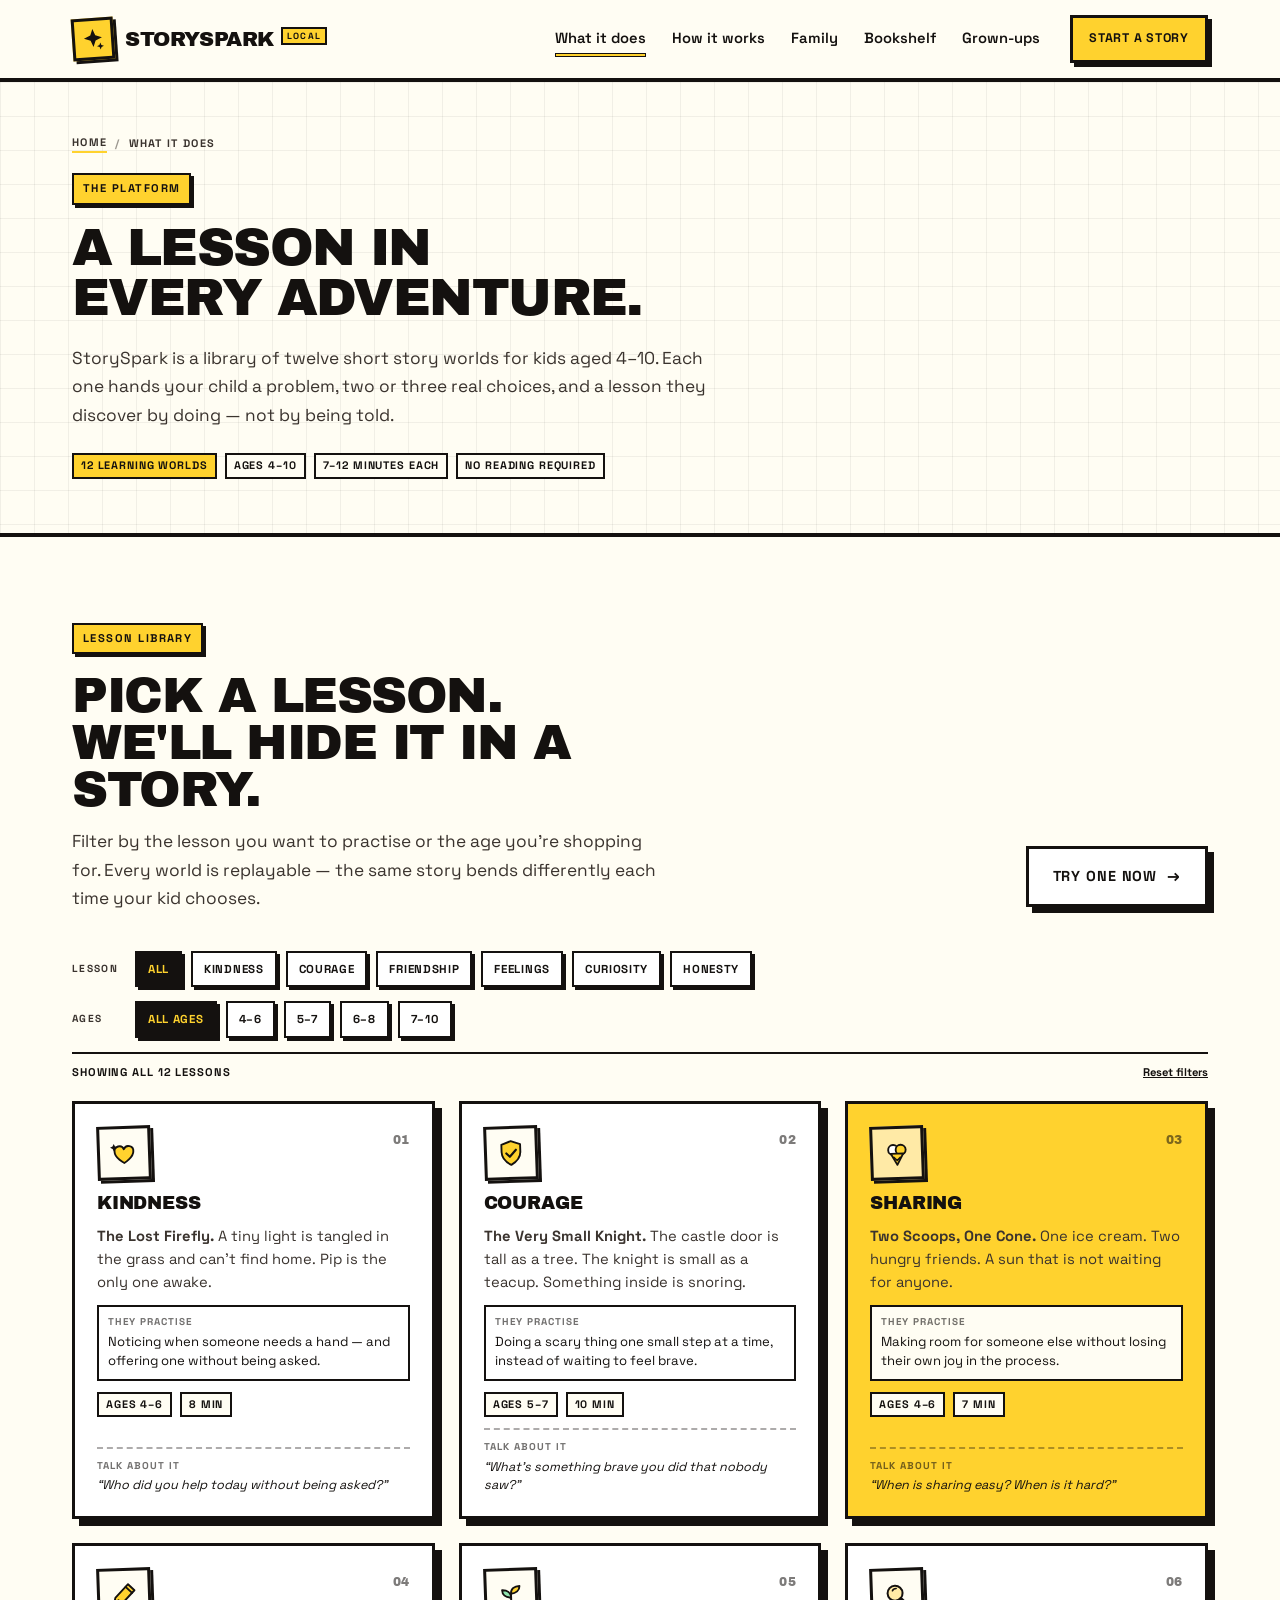
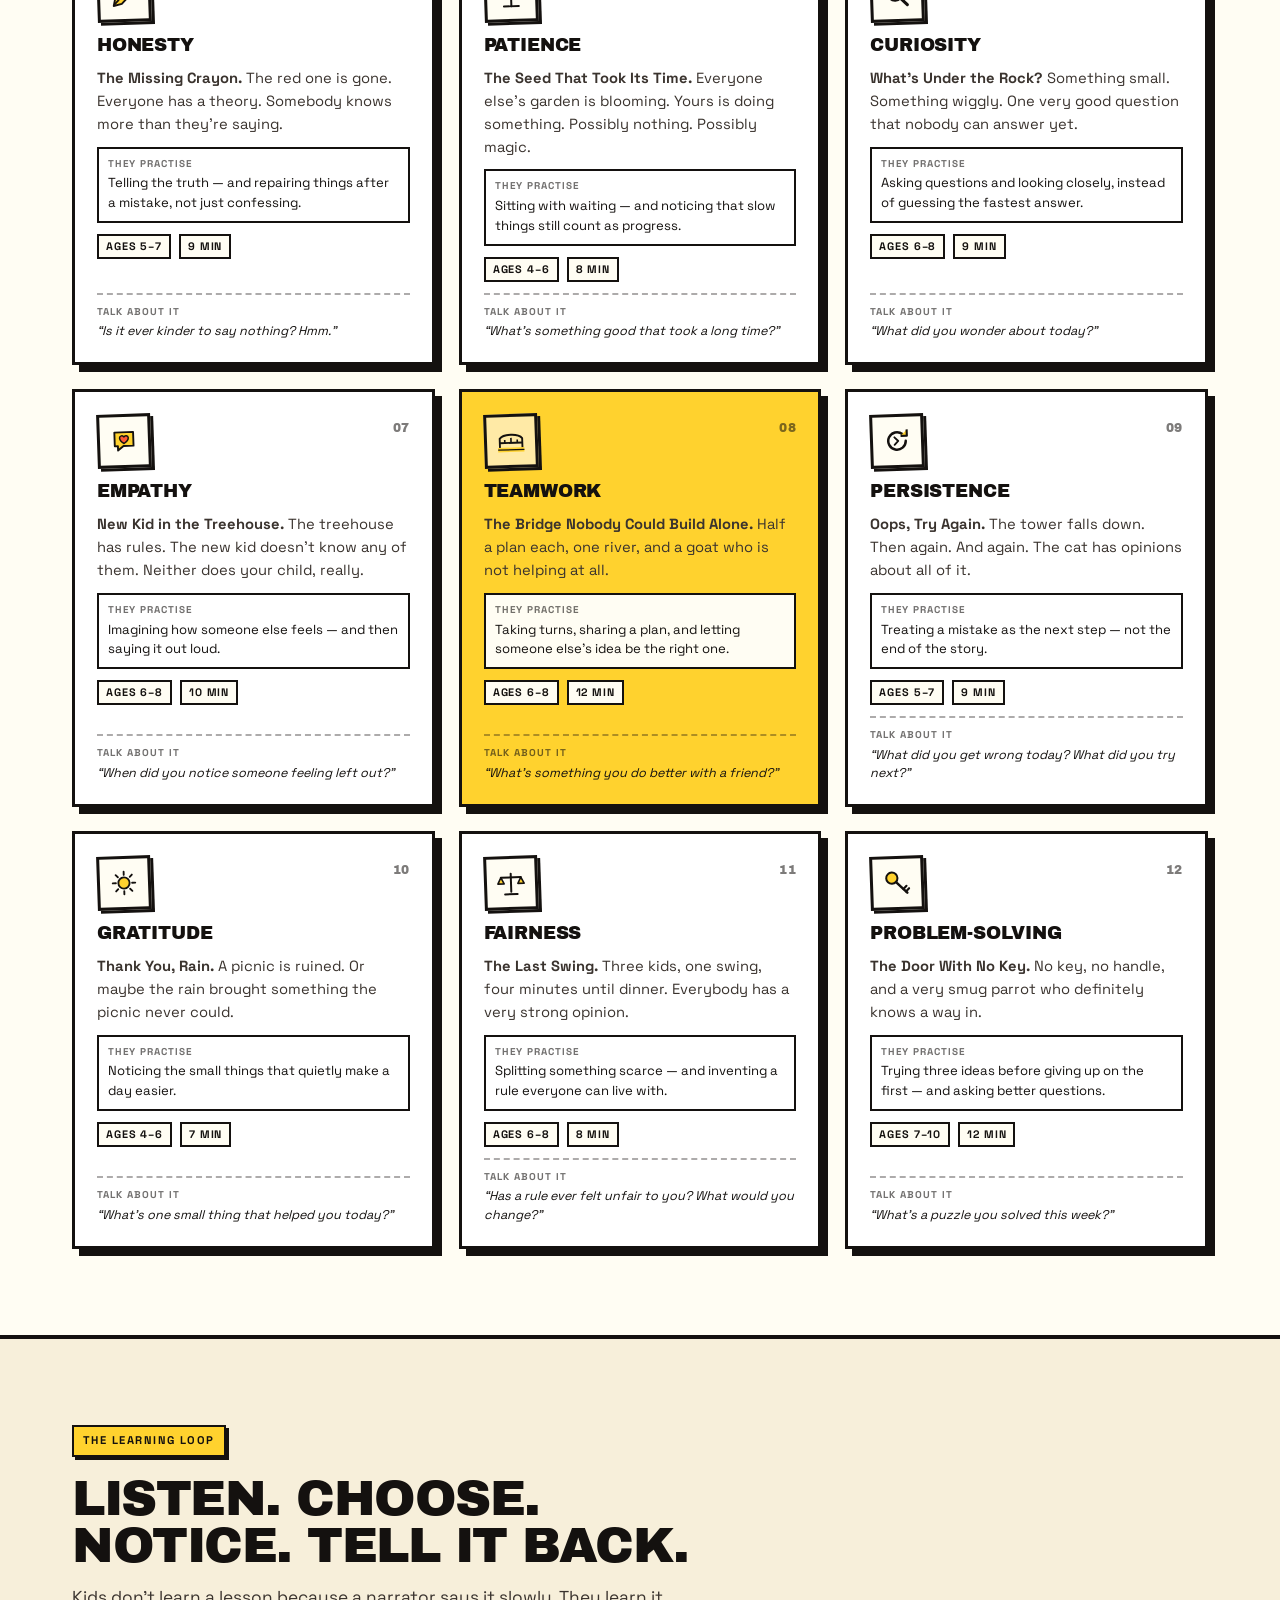
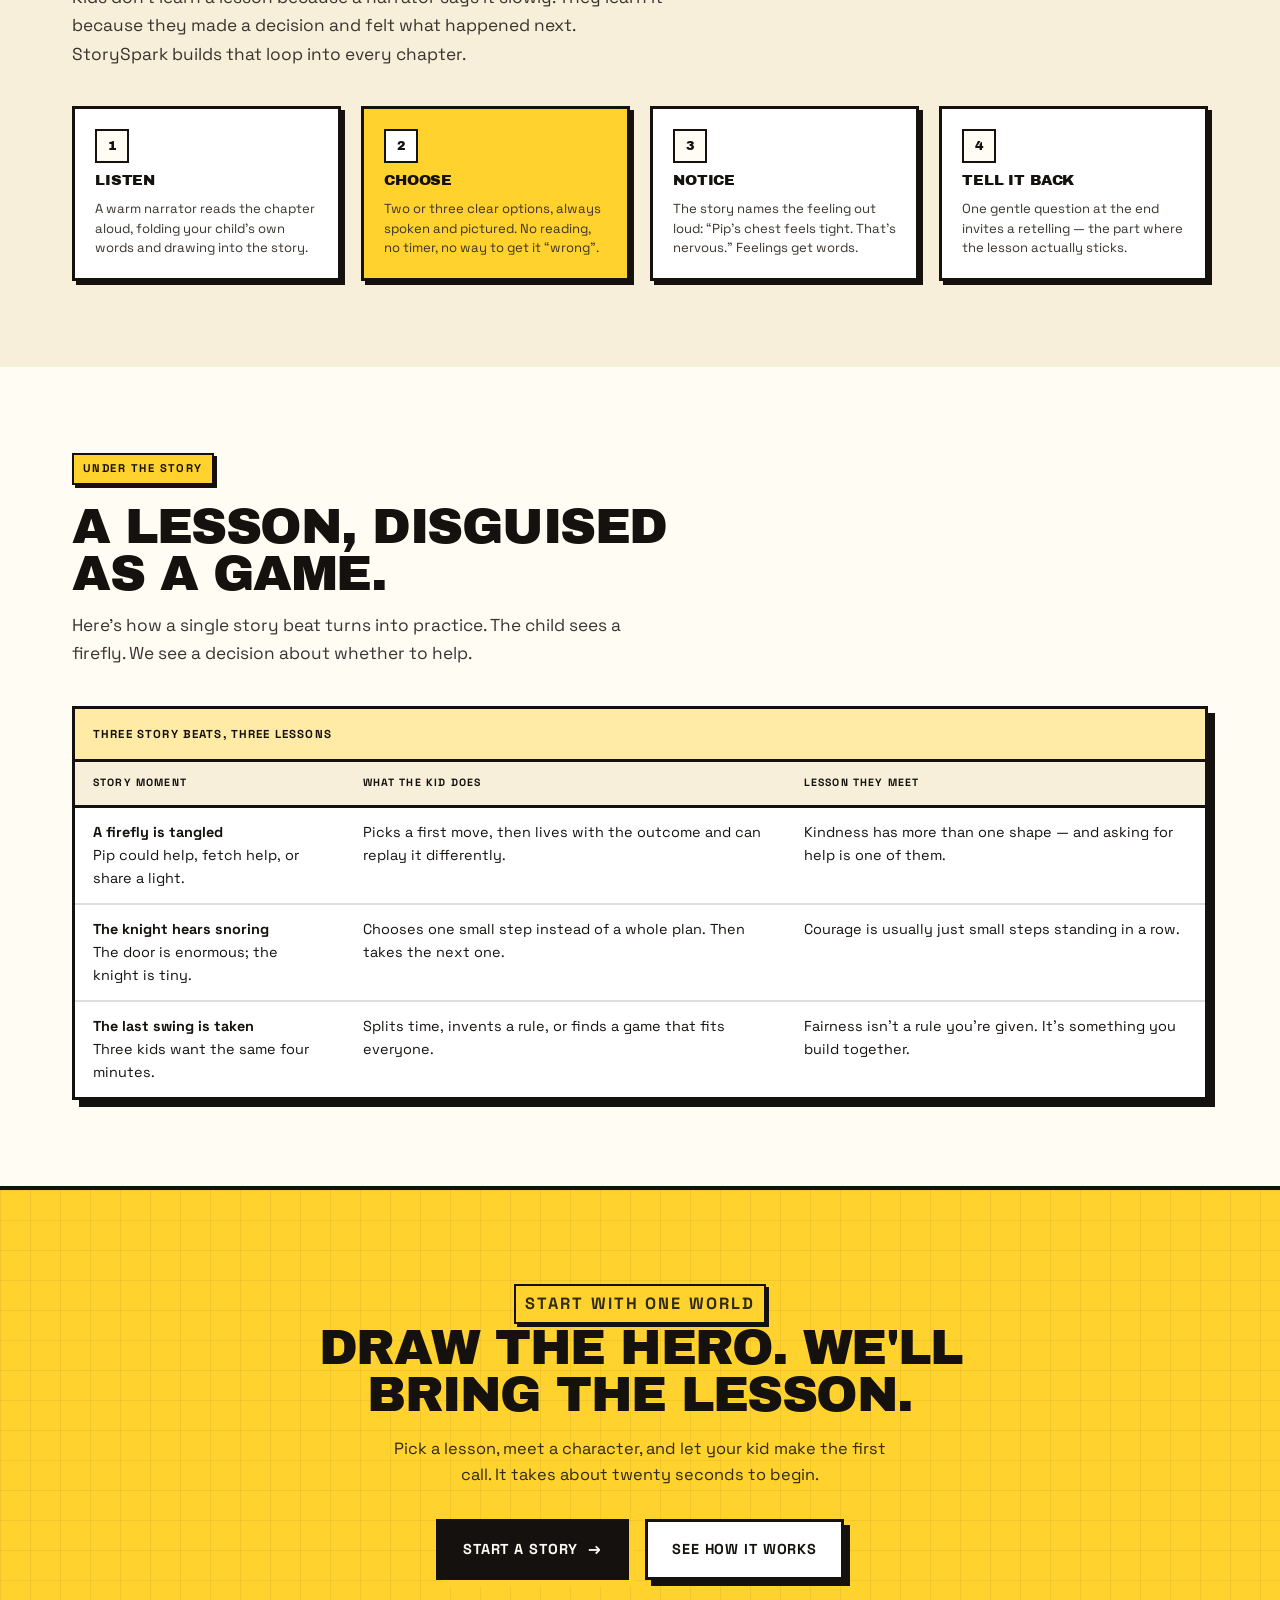
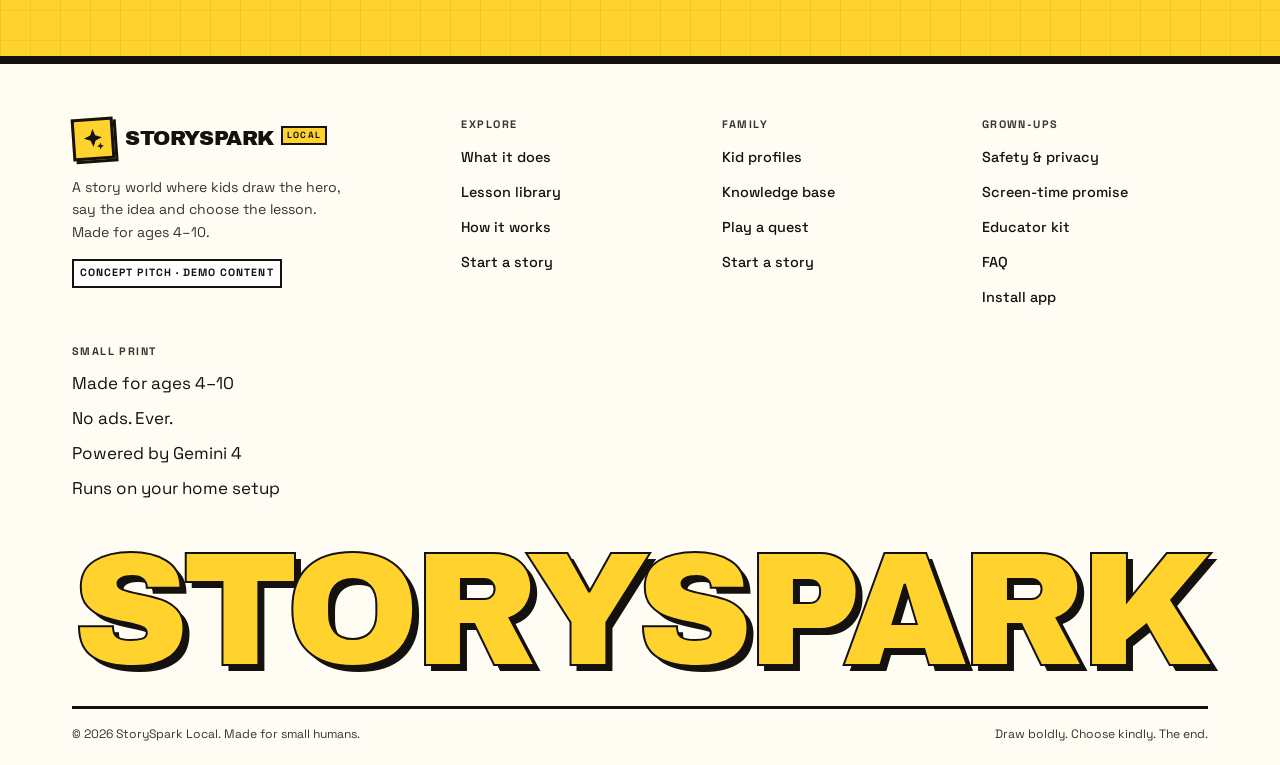
<file: what-it-does.html>
<!DOCTYPE html>
<html lang="en">
<head>
  <meta charset="UTF-8">
  <meta name="viewport" content="width=device-width, initial-scale=1">
  <title>What StorySpark Does — 12 lesson worlds for ages 4–10</title>
  <meta name="description" content="Explore the StorySpark Local lesson library: twelve short, interactive story worlds that teach kindness, courage, sharing, honesty, patience, empathy and more.">
  <meta name="theme-color" content="#FFD22E">
  <link rel="manifest" href="manifest.webmanifest">
  <meta name="apple-mobile-web-app-capable" content="yes">
  <meta name="apple-mobile-web-app-title" content="StorySpark">
  <meta name="apple-mobile-web-app-status-bar-style" content="default">
  <link rel="apple-touch-icon" href="assets/icons/icon-180.png">
  <link rel="icon" href="assets/favicon.svg" type="image/svg+xml">
  <link rel="preconnect" href="https://fonts.googleapis.com">
  <link rel="preconnect" href="https://fonts.gstatic.com" crossorigin>
  <link href="https://fonts.googleapis.com/css2?family=Archivo+Black&family=Space+Grotesk:wght@400;500;600;700&display=swap" rel="stylesheet">
  <link rel="stylesheet" href="assets/css/style.css">
  <script>document.documentElement.classList.add('js');</script>
</head>
<body>
  <a class="skip-link" href="#main">Skip to content</a>

  <header class="site-header">
    <div class="wrap nav">
      <a class="brand" href="index.html" aria-label="StorySpark Local — home">
        <span class="brand-mark" aria-hidden="true">
          <svg viewBox="0 0 24 24"><path d="M12 2l2.5 6.3L21 11l-6.5 2.7L12 20l-2.5-6.3L3 11l6.5-2.7z"/><path d="M19 16l1 2.5 2.5 1-2.5 1-1 2.5-1-2.5-2.5-1 2.5-1z"/></svg>
        </span>
        <span class="brand-text">StorySpark<span class="brand-local">Local</span></span>
      </a>

      <button class="nav-toggle" type="button" aria-expanded="false" aria-controls="nav-panel">
        <span class="sr-only">Menu</span>
        <span class="bars" aria-hidden="true"><i></i><i></i><i></i></span>
      </button>

      <nav class="nav-panel" id="nav-panel" aria-label="Main">
        <ul class="nav-links">
          <li><a href="what-it-does.html" aria-current="page">What it does</a></li>
          <li><a href="how-it-works.html">How it works</a></li>
          <li><a href="family.html">Family</a></li>
          <li><a href="family.html#bookshelf">Bookshelf</a></li>
          <li><a href="grown-ups.html">Grown-ups</a></li>
        </ul>
        <a class="btn btn--yellow btn--sm" href="play.html">Start a story</a>
      </nav>
    </div>
  </header>

  <main id="main">
    <section class="page-hero">
      <div class="wrap">
        <nav class="breadcrumb" aria-label="Breadcrumb">
          <a href="index.html">Home</a>
          <span class="sep" aria-hidden="true">/</span>
          <span>What it does</span>
        </nav>
        <p class="kicker">The platform</p>
        <h1 class="display">A lesson in every adventure.</h1>
        <p class="lede">StorySpark is a library of twelve short story worlds for kids aged 4–10. Each one hands your child a problem, two or three real choices, and a lesson they discover by doing — not by being told.</p>
        <div class="page-hero-meta">
          <span class="tag tag--yellow">12 learning worlds</span>
          <span class="tag">Ages 4–10</span>
          <span class="tag">7–12 minutes each</span>
          <span class="tag">No reading required</span>
        </div>
      </div>
    </section>

    <!-- Lesson library -->
    <section class="section" id="library">
      <div class="wrap" data-filter-root>
        <div class="section-head">
          <div class="section-head__copy">
            <p class="kicker">Lesson library</p>
            <h2 class="display">Pick a lesson.<br>We'll hide it in a story.</h2>
            <p class="lede">Filter by the lesson you want to practise or the age you're shopping for. Every world is replayable — the same story bends differently each time your kid chooses.</p>
          </div>
          <div class="section-head__aside">
            <a class="btn" href="play.html">Try one now <span class="btn-arrow" aria-hidden="true">→</span></a>
          </div>
        </div>

        <div class="filters">
          <div class="filter-row" data-filter-group="theme" role="group" aria-label="Filter by lesson">
            <span class="filter-label">Lesson</span>
            <button class="filter" type="button" data-filter-value="all" aria-pressed="true">All</button>
            <button class="filter" type="button" data-filter-value="kindness" aria-pressed="false">Kindness</button>
            <button class="filter" type="button" data-filter-value="courage" aria-pressed="false">Courage</button>
            <button class="filter" type="button" data-filter-value="friendship" aria-pressed="false">Friendship</button>
            <button class="filter" type="button" data-filter-value="feelings" aria-pressed="false">Feelings</button>
            <button class="filter" type="button" data-filter-value="curiosity" aria-pressed="false">Curiosity</button>
            <button class="filter" type="button" data-filter-value="honesty" aria-pressed="false">Honesty</button>
          </div>

          <div class="filter-row" data-filter-group="age" role="group" aria-label="Filter by age">
            <span class="filter-label">Ages</span>
            <button class="filter" type="button" data-filter-value="all" aria-pressed="true">All ages</button>
            <button class="filter" type="button" data-filter-value="4-6" aria-pressed="false">4–6</button>
            <button class="filter" type="button" data-filter-value="5-7" aria-pressed="false">5–7</button>
            <button class="filter" type="button" data-filter-value="6-8" aria-pressed="false">6–8</button>
            <button class="filter" type="button" data-filter-value="7-10" aria-pressed="false">7–10</button>
          </div>

          <div class="filter-count">
            <span data-filter-count>Showing all 12 lessons</span>
            <button type="button" data-filter-reset>Reset filters</button>
          </div>
        </div>

        <div class="lesson-card-grid">
          <article class="lesson-card" data-lesson-card data-theme="kindness" data-age="4-6">
            <div class="lesson-top">
              <span class="icon-box" aria-hidden="true">
                <svg viewBox="0 0 48 48" fill="none"><path d="M24 40S9 31.5 9 21.8A7.8 7.8 0 0 1 24 18a7.8 7.8 0 0 1 15 3.8C39 31.5 24 40 24 40Z" fill="#FFD22E" stroke="#14110F" stroke-width="3" stroke-linejoin="round"/><path d="M6 13l2-4 2 4 4 2-4 2-2 4-2-4-4-2z" fill="#14110F"/></svg>
              </span>
              <span class="lesson-num">01</span>
            </div>
            <h3>Kindness</h3>
            <p class="story-line"><strong>The Lost Firefly.</strong> A tiny light is tangled in the grass and can't find home. Pip is the only one awake.</p>
            <p class="practice"><b>They practise</b>Noticing when someone needs a hand — and offering one without being asked.</p>
            <div class="tag-row"><span class="tag">Ages 4–6</span><span class="tag">8 min</span></div>
            <p class="talk"><b>Talk about it</b>“Who did you help today without being asked?”</p>
          </article>

          <article class="lesson-card" data-lesson-card data-theme="courage" data-age="5-7">
            <div class="lesson-top">
              <span class="icon-box" aria-hidden="true">
                <svg viewBox="0 0 48 48" fill="none"><path d="M24 5l15 5.4v11.8c0 9.6-6.7 16.2-15 20.8-8.3-4.6-15-11.2-15-20.8V10.4L24 5Z" fill="#FFD22E" stroke="#14110F" stroke-width="3" stroke-linejoin="round"/><path d="M16.5 24.5l5.5 5.5 10-11" stroke="#14110F" stroke-width="3.4" stroke-linecap="round" stroke-linejoin="round"/></svg>
              </span>
              <span class="lesson-num">02</span>
            </div>
            <h3>Courage</h3>
            <p class="story-line"><strong>The Very Small Knight.</strong> The castle door is tall as a tree. The knight is small as a teacup. Something inside is snoring.</p>
            <p class="practice"><b>They practise</b>Doing a scary thing one small step at a time, instead of waiting to feel brave.</p>
            <div class="tag-row"><span class="tag">Ages 5–7</span><span class="tag">10 min</span></div>
            <p class="talk"><b>Talk about it</b>“What's something brave you did that nobody saw?”</p>
          </article>

          <article class="lesson-card lesson-card--yellow" data-lesson-card data-theme="friendship" data-age="4-6">
            <div class="lesson-top">
              <span class="icon-box" aria-hidden="true">
                <svg viewBox="0 0 48 48" fill="none"><circle cx="18" cy="19" r="8" fill="#FFFFFF" stroke="#14110F" stroke-width="3"/><circle cx="30" cy="19" r="8" fill="#FFD22E" stroke="#14110F" stroke-width="3"/><path d="M14 25h20L24 43 14 25Z" fill="#FFD22E" stroke="#14110F" stroke-width="3" stroke-linejoin="round"/><path d="M19 31l5 5 5-5" stroke="#14110F" stroke-width="2.6" stroke-linecap="round" stroke-linejoin="round"/></svg>
              </span>
              <span class="lesson-num">03</span>
            </div>
            <h3>Sharing</h3>
            <p class="story-line"><strong>Two Scoops, One Cone.</strong> One ice cream. Two hungry friends. A sun that is not waiting for anyone.</p>
            <p class="practice"><b>They practise</b>Making room for someone else without losing their own joy in the process.</p>
            <div class="tag-row"><span class="tag">Ages 4–6</span><span class="tag">7 min</span></div>
            <p class="talk"><b>Talk about it</b>“When is sharing easy? When is it hard?”</p>
          </article>

          <article class="lesson-card" data-lesson-card data-theme="honesty" data-age="5-7">
            <div class="lesson-top">
              <span class="icon-box" aria-hidden="true">
                <svg viewBox="0 0 48 48" fill="none"><path d="M31 7l10 10L20 38l-13 3 3-13L31 7Z" fill="#FFD22E" stroke="#14110F" stroke-width="3" stroke-linejoin="round"/><path d="M27 11l10 10M9 38l6-6" stroke="#14110F" stroke-width="3" stroke-linecap="round"/></svg>
              </span>
              <span class="lesson-num">04</span>
            </div>
            <h3>Honesty</h3>
            <p class="story-line"><strong>The Missing Crayon.</strong> The red one is gone. Everyone has a theory. Somebody knows more than they're saying.</p>
            <p class="practice"><b>They practise</b>Telling the truth — and repairing things after a mistake, not just confessing.</p>
            <div class="tag-row"><span class="tag">Ages 5–7</span><span class="tag">9 min</span></div>
            <p class="talk"><b>Talk about it</b>“Is it ever kinder to say nothing? Hmm.”</p>
          </article>

          <article class="lesson-card" data-lesson-card data-theme="feelings" data-age="4-6">
            <div class="lesson-top">
              <span class="icon-box" aria-hidden="true">
                <svg viewBox="0 0 48 48" fill="none"><path d="M24 42V23" stroke="#14110F" stroke-width="3.2" stroke-linecap="round"/><path d="M24 28c-9 0-14-5-14-12 8 0 14 4 14 12Z" fill="#8FE3AE" stroke="#14110F" stroke-width="3" stroke-linejoin="round"/><path d="M24 22c0-8 6-12 14-12 0 7-6 12-14 12Z" fill="#FFD22E" stroke="#14110F" stroke-width="3" stroke-linejoin="round"/><path d="M12 42h24" stroke="#14110F" stroke-width="3" stroke-linecap="round"/></svg>
              </span>
              <span class="lesson-num">05</span>
            </div>
            <h3>Patience</h3>
            <p class="story-line"><strong>The Seed That Took Its Time.</strong> Everyone else's garden is blooming. Yours is doing something. Possibly nothing. Possibly magic.</p>
            <p class="practice"><b>They practise</b>Sitting with waiting — and noticing that slow things still count as progress.</p>
            <div class="tag-row"><span class="tag">Ages 4–6</span><span class="tag">8 min</span></div>
            <p class="talk"><b>Talk about it</b>“What's something good that took a long time?”</p>
          </article>

          <article class="lesson-card" data-lesson-card data-theme="curiosity" data-age="6-8">
            <div class="lesson-top">
              <span class="icon-box" aria-hidden="true">
                <svg viewBox="0 0 48 48" fill="none"><circle cx="21" cy="21" r="12" fill="#FFEAA6" stroke="#14110F" stroke-width="3.2"/><path d="M30 30l10 10" stroke="#14110F" stroke-width="5" stroke-linecap="round"/><path d="M17 17c1-2.4 3.2-3.4 6-3.4" stroke="#14110F" stroke-width="2.6" stroke-linecap="round"/></svg>
              </span>
              <span class="lesson-num">06</span>
            </div>
            <h3>Curiosity</h3>
            <p class="story-line"><strong>What's Under the Rock?</strong> Something small. Something wiggly. One very good question that nobody can answer yet.</p>
            <p class="practice"><b>They practise</b>Asking questions and looking closely, instead of guessing the fastest answer.</p>
            <div class="tag-row"><span class="tag">Ages 6–8</span><span class="tag">9 min</span></div>
            <p class="talk"><b>Talk about it</b>“What did you wonder about today?”</p>
          </article>

          <article class="lesson-card" data-lesson-card data-theme="feelings" data-age="6-8">
            <div class="lesson-top">
              <span class="icon-box" aria-hidden="true">
                <svg viewBox="0 0 48 48" fill="none"><path d="M9 10h30v22H23l-9 7v-7H9V10Z" fill="#FFD22E" stroke="#14110F" stroke-width="3" stroke-linejoin="round"/><path d="M24 28s-7-4.4-7-9a3.7 3.7 0 0 1 7-1.4 3.7 3.7 0 0 1 7 1.4c0 4.6-7 9-7 9Z" fill="#FF5A36" stroke="#14110F" stroke-width="2.4" stroke-linejoin="round"/></svg>
              </span>
              <span class="lesson-num">07</span>
            </div>
            <h3>Empathy</h3>
            <p class="story-line"><strong>New Kid in the Treehouse.</strong> The treehouse has rules. The new kid doesn't know any of them. Neither does your child, really.</p>
            <p class="practice"><b>They practise</b>Imagining how someone else feels — and then saying it out loud.</p>
            <div class="tag-row"><span class="tag">Ages 6–8</span><span class="tag">10 min</span></div>
            <p class="talk"><b>Talk about it</b>“When did you notice someone feeling left out?”</p>
          </article>

          <article class="lesson-card lesson-card--yellow" data-lesson-card data-theme="friendship" data-age="6-8">
            <div class="lesson-top">
              <span class="icon-box" aria-hidden="true">
                <svg viewBox="0 0 48 48" fill="none"><path d="M6 34V20c6-8 30-8 36 0v14" stroke="#14110F" stroke-width="3" stroke-linecap="round"/><path d="M6 27h36" stroke="#14110F" stroke-width="3"/><path d="M14 27v-5M24 27v-8M34 27v-5" stroke="#14110F" stroke-width="2.6"/><path d="M3 38h42" stroke="#FFD22E" stroke-width="7"/><path d="M3 38h42" stroke="#14110F" stroke-width="2"/></svg>
              </span>
              <span class="lesson-num">08</span>
            </div>
            <h3>Teamwork</h3>
            <p class="story-line"><strong>The Bridge Nobody Could Build Alone.</strong> Half a plan each, one river, and a goat who is not helping at all.</p>
            <p class="practice"><b>They practise</b>Taking turns, sharing a plan, and letting someone else's idea be the right one.</p>
            <div class="tag-row"><span class="tag">Ages 6–8</span><span class="tag">12 min</span></div>
            <p class="talk"><b>Talk about it</b>“What's something you do better with a friend?”</p>
          </article>

          <article class="lesson-card" data-lesson-card data-theme="courage" data-age="5-7">
            <div class="lesson-top">
              <span class="icon-box" aria-hidden="true">
                <svg viewBox="0 0 48 48" fill="none"><path d="M38 24a14 14 0 1 1-5-10.8" stroke="#14110F" stroke-width="4" stroke-linecap="round"/><path d="M40 6v10H30" fill="#FFD22E" stroke="#14110F" stroke-width="3.4" stroke-linejoin="round"/><path d="M20 18l6 6-6 6" stroke="#14110F" stroke-width="3" stroke-linecap="round" stroke-linejoin="round"/></svg>
              </span>
              <span class="lesson-num">09</span>
            </div>
            <h3>Persistence</h3>
            <p class="story-line"><strong>Oops, Try Again.</strong> The tower falls down. Then again. And again. The cat has opinions about all of it.</p>
            <p class="practice"><b>They practise</b>Treating a mistake as the next step — not the end of the story.</p>
            <div class="tag-row"><span class="tag">Ages 5–7</span><span class="tag">9 min</span></div>
            <p class="talk"><b>Talk about it</b>“What did you get wrong today? What did you try next?”</p>
          </article>

          <article class="lesson-card" data-lesson-card data-theme="feelings" data-age="4-6">
            <div class="lesson-top">
              <span class="icon-box" aria-hidden="true">
                <svg viewBox="0 0 48 48" fill="none"><circle cx="24" cy="24" r="9" fill="#FFD22E" stroke="#14110F" stroke-width="3"/><g stroke="#14110F" stroke-width="3" stroke-linecap="round"><path d="M24 6v5M24 37v5M6 24h5M37 24h5M11 11l3.5 3.5M33.5 33.5L37 37M37 11l-3.5 3.5M14.5 33.5L11 37"/></g></svg>
              </span>
              <span class="lesson-num">10</span>
            </div>
            <h3>Gratitude</h3>
            <p class="story-line"><strong>Thank You, Rain.</strong> A picnic is ruined. Or maybe the rain brought something the picnic never could.</p>
            <p class="practice"><b>They practise</b>Noticing the small things that quietly make a day easier.</p>
            <div class="tag-row"><span class="tag">Ages 4–6</span><span class="tag">7 min</span></div>
            <p class="talk"><b>Talk about it</b>“What's one small thing that helped you today?”</p>
          </article>

          <article class="lesson-card" data-lesson-card data-theme="friendship" data-age="6-8">
            <div class="lesson-top">
              <span class="icon-box" aria-hidden="true">
                <svg viewBox="0 0 48 48" fill="none"><path d="M24 9v29M14 42h20" stroke="#14110F" stroke-width="3.2" stroke-linecap="round"/><path d="M8 15h32" stroke="#14110F" stroke-width="3.2" stroke-linecap="round"/><path d="M8 15l-5 10h10L8 15ZM40 15l-5 10h10l-5-10Z" fill="#FFD22E" stroke="#14110F" stroke-width="2.6" stroke-linejoin="round"/></svg>
              </span>
              <span class="lesson-num">11</span>
            </div>
            <h3>Fairness</h3>
            <p class="story-line"><strong>The Last Swing.</strong> Three kids, one swing, four minutes until dinner. Everybody has a very strong opinion.</p>
            <p class="practice"><b>They practise</b>Splitting something scarce — and inventing a rule everyone can live with.</p>
            <div class="tag-row"><span class="tag">Ages 6–8</span><span class="tag">8 min</span></div>
            <p class="talk"><b>Talk about it</b>“Has a rule ever felt unfair to you? What would you change?”</p>
          </article>

          <article class="lesson-card" data-lesson-card data-theme="curiosity" data-age="7-10">
            <div class="lesson-top">
              <span class="icon-box" aria-hidden="true">
                <svg viewBox="0 0 48 48" fill="none"><circle cx="16" cy="16" r="9" fill="#FFD22E" stroke="#14110F" stroke-width="3.2"/><path d="M22.5 22.5L40 40" stroke="#14110F" stroke-width="4" stroke-linecap="round"/><path d="M34 34l5-5M38 38l5-5" stroke="#14110F" stroke-width="3.4" stroke-linecap="round"/></svg>
              </span>
              <span class="lesson-num">12</span>
            </div>
            <h3>Problem-solving</h3>
            <p class="story-line"><strong>The Door With No Key.</strong> No key, no handle, and a very smug parrot who definitely knows a way in.</p>
            <p class="practice"><b>They practise</b>Trying three ideas before giving up on the first — and asking better questions.</p>
            <div class="tag-row"><span class="tag">Ages 7–10</span><span class="tag">12 min</span></div>
            <p class="talk"><b>Talk about it</b>“What's a puzzle you solved this week?”</p>
          </article>
        </div>

        <div class="empty-state" data-empty-state>
          <h3>No worlds match that yet.</h3>
          <p>Try a different lesson or age group — or reset the filters to see all twelve.</p>
        </div>
      </div>
    </section>

    <!-- Learning loop -->
    <section class="section section--milk rule-top">
      <div class="wrap">
        <div class="section-head">
          <div class="section-head__copy">
            <p class="kicker">The learning loop</p>
            <h2 class="display">Listen. Choose.<br>Notice. Tell it back.</h2>
            <p class="lede">Kids don't learn a lesson because a narrator says it slowly. They learn it because they made a decision and felt what happened next. StorySpark builds that loop into every chapter.</p>
          </div>
        </div>

        <div class="loop">
          <div class="loop-step">
            <span class="loop-num">1</span>
            <h3>Listen</h3>
            <p>A warm narrator reads the chapter aloud, folding your child's own words and drawing into the story.</p>
          </div>
          <div class="loop-step">
            <span class="loop-num">2</span>
            <h3>Choose</h3>
            <p>Two or three clear options, always spoken and pictured. No reading, no timer, no way to get it “wrong”.</p>
          </div>
          <div class="loop-step">
            <span class="loop-num">3</span>
            <h3>Notice</h3>
            <p>The story names the feeling out loud: “Pip's chest feels tight. That's nervous.” Feelings get words.</p>
          </div>
          <div class="loop-step">
            <span class="loop-num">4</span>
            <h3>Tell it back</h3>
            <p>One gentle question at the end invites a retelling — the part where the lesson actually sticks.</p>
          </div>
        </div>
      </div>
    </section>

    <!-- Lesson mapping -->
    <section class="section">
      <div class="wrap">
        <div class="section-head">
          <div class="section-head__copy">
            <p class="kicker">Under the story</p>
            <h2 class="display">A lesson, disguised as a game.</h2>
            <p class="lede">Here's how a single story beat turns into practice. The child sees a firefly. We see a decision about whether to help.</p>
          </div>
        </div>

        <div class="table-wrap">
          <table>
            <caption>Three story beats, three lessons</caption>
            <thead>
              <tr>
                <th scope="col">Story moment</th>
                <th scope="col">What the kid does</th>
                <th scope="col">Lesson they meet</th>
              </tr>
            </thead>
            <tbody>
              <tr>
                <td><strong>A firefly is tangled</strong><br>Pip could help, fetch help, or share a light.</td>
                <td>Picks a first move, then lives with the outcome and can replay it differently.</td>
                <td>Kindness has more than one shape — and asking for help is one of them.</td>
              </tr>
              <tr>
                <td><strong>The knight hears snoring</strong><br>The door is enormous; the knight is tiny.</td>
                <td>Chooses one small step instead of a whole plan. Then takes the next one.</td>
                <td>Courage is usually just small steps standing in a row.</td>
              </tr>
              <tr>
                <td><strong>The last swing is taken</strong><br>Three kids want the same four minutes.</td>
                <td>Splits time, invents a rule, or finds a game that fits everyone.</td>
                <td>Fairness isn't a rule you're given. It's something you build together.</td>
              </tr>
            </tbody>
          </table>
        </div>
      </div>
    </section>

    <!-- CTA -->
    <section class="cta">
      <div class="wrap">
        <p class="kicker">Start with one world</p>
        <h2 class="display">Draw the hero. We'll bring the lesson.</h2>
        <p>Pick a lesson, meet a character, and let your kid make the first call. It takes about twenty seconds to begin.</p>
        <div class="hero-actions">
          <a class="btn btn--ink" href="play.html">Start a story <span class="btn-arrow" aria-hidden="true">→</span></a>
          <a class="btn" href="how-it-works.html">See how it works</a>
        </div>
      </div>
    </section>
  </main>

  <footer class="site-footer">
    <div class="wrap">
      <div class="footer-top">
        <div class="footer-about">
          <a class="brand" href="index.html" aria-label="StorySpark Local — home">
            <span class="brand-mark" aria-hidden="true">
              <svg viewBox="0 0 24 24"><path d="M12 2l2.5 6.3L21 11l-6.5 2.7L12 20l-2.5-6.3L3 11l6.5-2.7z"/><path d="M19 16l1 2.5 2.5 1-2.5 1-1 2.5-1-2.5-2.5-1 2.5-1z"/></svg>
            </span>
            <span class="brand-text">StorySpark<span class="brand-local">Local</span></span>
          </a>
          <p>A story world where kids draw the hero, say the idea and choose the lesson. Made for ages 4–10.</p>
          <span class="footer-note">Concept pitch · demo content</span>
        </div>

        <div class="footer-col">
          <h3>Explore</h3>
          <ul>
            <li><a href="what-it-does.html">What it does</a></li>
            <li><a href="what-it-does.html#library">Lesson library</a></li>
            <li><a href="how-it-works.html">How it works</a></li>
            <li><a href="play.html">Start a story</a></li>
          </ul>
        </div>

        <div class="footer-col">
          <h3>Family</h3>
          <ul>
            <li><a href="family.html">Kid profiles</a></li>
            <li><a href="family.html#bookshelf">Knowledge base</a></li>
            <li><a href="game.html">Play a quest</a></li>
            <li><a href="play.html">Start a story</a></li>
          </ul>
        </div>

        <div class="footer-col">
          <h3>Grown-ups</h3>
          <ul>
            <li><a href="grown-ups.html">Safety &amp; privacy</a></li>
            <li><a href="grown-ups.html#screen-time">Screen-time promise</a></li>
            <li><a href="grown-ups.html#educators">Educator kit</a></li>
            <li><a href="grown-ups.html#faq">FAQ</a></li>
            <li><a href="grown-ups.html#install">Install app</a></li>
          </ul>
        </div>

        <div class="footer-col">
          <h3>Small print</h3>
          <ul>
            <li>Made for ages 4–10</li>
            <li>No ads. Ever.</li>
            <li>Powered by Gemini 4</li>
            <li>Runs on your home setup</li>
          </ul>
        </div>
      </div>

      <div class="footer-word" aria-hidden="true">STORYSPARK</div>

      <div class="footer-bottom">
        <span>© 2026 StorySpark Local. Made for small humans.</span>
        <span>Draw boldly. Choose kindly. The end.</span>
      </div>
    </div>
  </footer>

  <script src="assets/js/pwa.js" defer></script>
  <script src="assets/js/main.js" defer></script>
</body>
</html>
</file>
<file: assets/css/style.css>
/* ==========================================================================
   StorySpark Local — neo-brutalist design system
   Palette: milk + yellow + ink. Sharp corners only. No pills. No status dots.
   ========================================================================== */

:root {
  --ink: #14110f;
  --ink-soft: #3a332e;
  --milk: #fffdf3;
  --milk-deep: #f7efda;
  --yellow: #ffd22e;
  --yellow-soft: #ffeaa6;
  --white: #ffffff;
  --tomato: #ff5a36;
  --sky: #7cc7ff;
  --mint: #8fe3ae;

  --border: 3px solid var(--ink);
  --border-bold: 4px solid var(--ink);
  --shadow-sm: 4px 4px 0 var(--ink);
  --shadow: 7px 7px 0 var(--ink);
  --shadow-lg: 12px 12px 0 var(--ink);

  --wrap: 1180px;
  --gutter: 22px;
  --header-h: 78px;

  --font-display: "Archivo Black", "Arial Black", Impact, system-ui, sans-serif;
  --font-body: "Space Grotesk", system-ui, -apple-system, "Segoe UI", sans-serif;

  --paper-grid:
    linear-gradient(to right, rgba(20, 17, 15, 0.06) 1px, transparent 1px),
    linear-gradient(to bottom, rgba(20, 17, 15, 0.06) 1px, transparent 1px);
}

/* --------------------------------------------------------------------------
   Reset & base
   -------------------------------------------------------------------------- */

*,
*::before,
*::after {
  box-sizing: border-box;
}

html {
  -webkit-text-size-adjust: 100%;
  scroll-behavior: smooth;
}

body {
  margin: 0;
  background-color: var(--milk);
  color: var(--ink);
  font-family: var(--font-body);
  font-size: 1.0625rem;
  line-height: 1.6;
  -webkit-font-smoothing: antialiased;
  overflow-x: hidden;
}

img,
svg,
canvas {
  max-width: 100%;
  display: block;
}

h1,
h2,
h3,
h4,
p,
ul,
ol,
figure,
blockquote {
  margin: 0;
}

ul,
ol {
  padding: 0;
  list-style: none;
}

a {
  color: inherit;
  text-decoration-thickness: 2px;
  text-underline-offset: 3px;
}

button {
  font: inherit;
  color: inherit;
}

::selection {
  background: var(--yellow);
  color: var(--ink);
}

:focus-visible {
  outline: 4px solid var(--ink);
  outline-offset: 3px;
}

section[id],
div[id] {
  scroll-margin-top: calc(var(--header-h) + 18px);
}

.sr-only {
  position: absolute;
  width: 1px;
  height: 1px;
  padding: 0;
  margin: -1px;
  overflow: hidden;
  clip: rect(0 0 0 0);
  white-space: nowrap;
  border: 0;
}

.skip-link {
  position: absolute;
  top: -100px;
  left: 16px;
  z-index: 200;
  background: var(--yellow);
  color: var(--ink);
  border: var(--border);
  padding: 12px 18px;
  font-weight: 700;
  text-decoration: none;
  box-shadow: var(--shadow-sm);
}

.skip-link:focus {
  top: 12px;
}

/* --------------------------------------------------------------------------
   Layout
   -------------------------------------------------------------------------- */

.wrap {
  width: 100%;
  max-width: var(--wrap);
  margin-inline: auto;
  padding-inline: var(--gutter);
}

.section {
  padding-block: 86px;
}

.section--tight {
  padding-block: 58px;
}

.section--milk {
  background: var(--milk-deep);
}

.section--paper {
  background: var(--milk);
  background-image: var(--paper-grid);
  background-size: 34px 34px;
}

.rule-top {
  border-top: var(--border-bold);
}

.rule-bottom {
  border-bottom: var(--border-bold);
}

/* --------------------------------------------------------------------------
   Type
   -------------------------------------------------------------------------- */

.display {
  font-family: var(--font-display);
  font-weight: 400;
  text-transform: uppercase;
  line-height: 0.94;
  letter-spacing: -0.03em;
  text-wrap: balance;
}

h1.display {
  font-size: clamp(2.35rem, 4.1vw, 3.7rem);
}

.hero .display {
  font-size: clamp(2.35rem, 4.1vw, 3.7rem);
}

h2.display {
  font-size: clamp(1.95rem, 3.9vw, 3.25rem);
}

h3 {
  font-size: 1.2rem;
  line-height: 1.2;
  letter-spacing: -0.01em;
}

.kicker {
  display: inline-flex;
  align-items: center;
  gap: 8px;
  background: var(--yellow);
  border: 2px solid var(--ink);
  box-shadow: 3px 3px 0 var(--ink);
  padding: 5px 9px;
  font-size: 0.7rem;
  font-weight: 700;
  text-transform: uppercase;
  letter-spacing: 0.13em;
  margin-bottom: 18px;
}

.eyebrow {
  display: inline-flex;
  align-items: center;
  gap: 9px;
  background: var(--white);
  border: 2px solid var(--ink);
  box-shadow: 3px 3px 0 var(--ink);
  padding: 7px 11px;
  font-size: 0.72rem;
  font-weight: 700;
  text-transform: uppercase;
  letter-spacing: 0.11em;
}

.eyebrow .eyebrow-mark {
  width: 9px;
  height: 9px;
  background: var(--yellow);
  border: 2px solid var(--ink);
  flex: none;
}

.lede {
  font-size: clamp(1.03rem, 1.35vw, 1.18rem);
  line-height: 1.65;
  max-width: 54ch;
  color: var(--ink-soft);
  margin-top: 22px;
}

.section-head {
  display: flex;
  justify-content: space-between;
  align-items: flex-end;
  gap: 32px;
  margin-bottom: 38px;
}

.section-head__copy {
  max-width: 62ch;
}

.section-head .lede {
  margin-top: 14px;
}

.section-head__aside {
  flex: none;
  padding-bottom: 6px;
}

.marker {
  background: linear-gradient(180deg, transparent 54%, var(--yellow) 54%);
  padding-inline: 0.04em;
}

.text-link {
  font-weight: 700;
  text-decoration: none;
  border-bottom: 4px solid var(--yellow);
  padding-bottom: 1px;
}

.text-link:hover {
  background: var(--yellow);
}

/* --------------------------------------------------------------------------
   Buttons & tags
   -------------------------------------------------------------------------- */

.btn {
  display: inline-flex;
  align-items: center;
  justify-content: center;
  gap: 10px;
  padding: 16px 24px;
  border: var(--border);
  background: var(--white);
  color: var(--ink);
  font-family: var(--font-body);
  font-size: 0.9rem;
  font-weight: 700;
  text-transform: uppercase;
  letter-spacing: 0.06em;
  text-decoration: none;
  box-shadow: 6px 6px 0 var(--ink);
  cursor: pointer;
  transition: transform 0.12s ease, box-shadow 0.12s ease, background-color 0.12s ease;
}

.btn:hover {
  transform: translate(-2px, -2px);
  box-shadow: 8px 8px 0 var(--ink);
}

.btn:active {
  transform: translate(3px, 3px);
  box-shadow: 2px 2px 0 var(--ink);
}

.btn--yellow {
  background: var(--yellow);
}

.btn--ink {
  background: var(--ink);
  color: var(--milk);
  box-shadow: 6px 6px 0 var(--yellow);
}

.btn--ink:hover {
  box-shadow: 8px 8px 0 var(--yellow);
}

.btn--ink:active {
  box-shadow: 2px 2px 0 var(--yellow);
}

.btn--sm {
  padding: 11px 16px;
  font-size: 0.78rem;
  box-shadow: var(--shadow-sm);
}

.btn--sm:hover {
  box-shadow: 6px 6px 0 var(--ink);
}

.btn--block {
  width: 100%;
}

.btn[disabled] {
  cursor: progress;
  opacity: 0.75;
  transform: none;
  box-shadow: 3px 3px 0 var(--ink);
}

.btn-arrow {
  font-size: 1.1em;
  line-height: 1;
}

.hero-actions {
  display: flex;
  flex-wrap: wrap;
  gap: 16px;
  margin-top: 30px;
}

.tag-row {
  display: flex;
  flex-wrap: wrap;
  gap: 8px;
}

.tag {
  display: inline-flex;
  align-items: center;
  gap: 5px;
  border: 2px solid var(--ink);
  background: var(--milk);
  padding: 4px 7px;
  font-size: 0.68rem;
  font-weight: 700;
  text-transform: uppercase;
  letter-spacing: 0.08em;
  line-height: 1.2;
}

.tag--ink {
  background: var(--ink);
  color: var(--yellow);
}

.tag--yellow {
  background: var(--yellow);
}

/* --------------------------------------------------------------------------
   Header / nav
   -------------------------------------------------------------------------- */

.site-header {
  position: sticky;
  top: 0;
  z-index: 100;
  background: var(--milk);
  border-bottom: var(--border-bold);
}

.nav {
  display: flex;
  align-items: center;
  justify-content: space-between;
  gap: 24px;
  min-height: var(--header-h);
}

.brand {
  display: inline-flex;
  align-items: center;
  gap: 11px;
  text-decoration: none;
  flex: none;
}

.brand-mark {
  display: grid;
  place-items: center;
  width: 42px;
  height: 42px;
  background: var(--yellow);
  border: var(--border);
  box-shadow: 3px 3px 0 var(--ink);
  transform: rotate(-4deg);
}

.brand-mark svg {
  width: 24px;
  height: 24px;
  fill: var(--ink);
}

.brand-text {
  display: inline-flex;
  align-items: center;
  gap: 7px;
  font-family: var(--font-display);
  font-size: 1.3rem;
  line-height: 1;
  text-transform: uppercase;
  letter-spacing: -0.02em;
}

.brand-local {
  font-family: var(--font-body);
  font-size: 0.56rem;
  font-weight: 700;
  letter-spacing: 0.14em;
  background: var(--yellow);
  border: 2px solid var(--ink);
  padding: 3px 4px;
  transform: translateY(-3px);
}

.nav-panel {
  display: flex;
  align-items: center;
  gap: 30px;
}

.nav-links {
  display: flex;
  align-items: center;
  gap: 26px;
}

.nav-links a {
  position: relative;
  display: inline-block;
  padding: 6px 0;
  font-size: 0.92rem;
  font-weight: 600;
  text-decoration: none;
}

.nav-links a::after {
  content: "";
  position: absolute;
  left: 0;
  right: 0;
  bottom: 0;
  height: 4px;
  background: var(--yellow);
  border: 1px solid var(--ink);
  transform: scaleX(0);
  transform-origin: left;
  transition: transform 0.16s ease;
}

.nav-links a:hover::after,
.nav-links a[aria-current="page"]::after {
  transform: scaleX(1);
}

.nav-toggle {
  display: none;
  align-items: center;
  justify-content: center;
  width: 46px;
  height: 46px;
  padding: 0;
  background: var(--yellow);
  border: var(--border);
  box-shadow: 3px 3px 0 var(--ink);
  cursor: pointer;
}

.nav-toggle .bars {
  display: grid;
  gap: 4px;
  width: 20px;
}

.nav-toggle .bars i {
  display: block;
  height: 3px;
  background: var(--ink);
}

/* --------------------------------------------------------------------------
   Hero
   -------------------------------------------------------------------------- */

.hero {
  position: relative;
  padding-block: 66px 78px;
  background-color: var(--milk);
  background-image: var(--paper-grid);
  background-size: 34px 34px;
  border-bottom: var(--border-bold);
}

.hero-grid {
  display: grid;
  grid-template-columns: 1.1fr 0.9fr;
  gap: clamp(30px, 4vw, 54px);
  align-items: center;
}

.hero-note {
  display: flex;
  flex-wrap: wrap;
  gap: 6px 16px;
  margin-top: 22px;
  font-size: 0.78rem;
  font-weight: 600;
  text-transform: uppercase;
  letter-spacing: 0.06em;
  color: var(--ink-soft);
}

.hero-note span::before {
  content: "✳";
  color: var(--ink);
  margin-right: 7px;
}

/* Hero artwork: a paper story card */

.hero-art {
  position: relative;
  padding: 10px;
}

.art-card {
  position: relative;
  background: var(--white);
  border: var(--border-bold);
  box-shadow: var(--shadow-lg);
  transform: rotate(-1.4deg);
}

.art-top {
  display: flex;
  align-items: center;
  justify-content: space-between;
  gap: 12px;
  padding: 9px 13px;
  background: var(--yellow-soft);
  border-bottom: var(--border);
  font-size: 0.66rem;
  font-weight: 700;
  text-transform: uppercase;
  letter-spacing: 0.1em;
}

.art-canvas {
  position: relative;
  padding: 16px 14px 6px;
  background-color: var(--milk);
  background-image: radial-gradient(rgba(20, 17, 15, 0.18) 1px, transparent 1px);
  background-size: 15px 15px;
}

.pip {
  width: 100%;
  max-width: 330px;
  margin-inline: auto;
  height: auto;
}

.art-top .art-chapter {
  color: var(--ink-soft);
}

.art-audio {
  display: flex;
  align-items: center;
  gap: 11px;
  padding: 10px 13px;
  border-top: var(--border);
  background: var(--white);
}

.play-dot {
  display: grid;
  place-items: center;
  width: 34px;
  height: 34px;
  flex: none;
  background: var(--yellow);
  border: 2px solid var(--ink);
  box-shadow: 2px 2px 0 var(--ink);
}

.play-dot svg {
  width: 12px;
  height: 12px;
  fill: var(--ink);
  margin-left: 1px;
}

.wave {
  display: flex;
  align-items: center;
  gap: 3px;
  height: 24px;
  flex: 1;
}

.wave i {
  display: block;
  width: 4px;
  height: 6px;
  background: var(--ink);
}

.wave i:nth-child(3n) { height: 20px; }
.wave i:nth-child(3n + 1) { height: 12px; }
.wave i:nth-child(4n) { height: 16px; }
.wave i:nth-child(5n) { height: 9px; }
.wave i:nth-child(7n) { height: 22px; }

.audio-time {
  font-size: 0.68rem;
  font-weight: 700;
  letter-spacing: 0.08em;
  text-transform: uppercase;
  flex: none;
}

.art-choices {
  display: grid;
  gap: 8px;
  padding: 11px 13px 14px;
  border-top: var(--border);
}

.art-choices .choice {
  display: flex;
  align-items: center;
  justify-content: space-between;
  gap: 10px;
  padding: 9px 11px;
  background: var(--milk);
  border: 2px solid var(--ink);
  font-size: 0.82rem;
  font-weight: 600;
  text-decoration: none;
  transition: background-color 0.12s ease, transform 0.12s ease;
}

.art-choices .choice:hover {
  background: var(--yellow);
  transform: translate(-1px, -1px);
}

.art-choices .choice:nth-child(2) {
  background: var(--yellow);
}

.art-choices .choice:nth-child(2):hover {
  background: var(--yellow-soft);
}

.choice-arrow {
  font-weight: 700;
}

.sticker {
  position: absolute;
  z-index: 3;
  background: var(--yellow);
  border: var(--border);
  box-shadow: 5px 5px 0 var(--ink);
  padding: 7px 11px;
  font-family: var(--font-display);
  font-size: 0.78rem;
  text-transform: uppercase;
  letter-spacing: 0.03em;
  line-height: 1;
}

.sticker--age {
  top: -34px;
  right: -6px;
  transform: rotate(6deg);
}

.sticker--lesson {
  bottom: -22px;
  left: -8px;
  background: var(--ink);
  color: var(--yellow);
  transform: rotate(-4deg);
  font-size: 0.7rem;
}

/* --------------------------------------------------------------------------
   Ticker
   -------------------------------------------------------------------------- */

.ticker {
  overflow: hidden;
  background: var(--ink);
  color: var(--yellow);
  border-bottom: var(--border-bold);
  padding-block: 12px;
}

.ticker-track {
  display: flex;
  width: max-content;
  animation: ticker-scroll 34s linear infinite;
}

.ticker:hover .ticker-track {
  animation-play-state: paused;
}

.ticker-group {
  display: flex;
  align-items: center;
  gap: 26px;
  padding-right: 26px;
  font-family: var(--font-display);
  font-size: 0.82rem;
  text-transform: uppercase;
  letter-spacing: 0.08em;
  white-space: nowrap;
}

.ticker-star {
  color: var(--milk);
  font-size: 0.9em;
}

@keyframes ticker-scroll {
  to {
    transform: translateX(-50%);
  }
}

/* --------------------------------------------------------------------------
   Lesson cards
   -------------------------------------------------------------------------- */

.lesson-grid {
  display: grid;
  grid-template-columns: repeat(3, 1fr);
  gap: 24px;
}

.lesson {
  display: flex;
  flex-direction: column;
  gap: 12px;
  background: var(--white);
  border: var(--border);
  box-shadow: var(--shadow);
  padding: 22px;
  transition: transform 0.15s ease, box-shadow 0.15s ease;
}

.lesson:hover {
  transform: translate(-3px, -3px);
  box-shadow: 10px 10px 0 var(--ink);
}

.lesson--yellow {
  background: var(--yellow);
}

.lesson--yellow .icon-box {
  background: var(--yellow-soft);
}

.lesson-top {
  display: flex;
  align-items: flex-start;
  justify-content: space-between;
  gap: 12px;
}

.icon-box {
  display: grid;
  place-items: center;
  width: 54px;
  height: 54px;
  flex: none;
  background: var(--milk);
  border: var(--border);
  box-shadow: 3px 3px 0 var(--ink);
  transform: rotate(-2deg);
}

.icon-box svg {
  width: 30px;
  height: 30px;
}

.lesson-num {
  font-family: var(--font-display);
  font-size: 0.76rem;
  letter-spacing: 0.04em;
  color: var(--ink);
  opacity: 0.55;
  padding-top: 5px;
}

.lesson h3 {
  font-family: var(--font-display);
  font-weight: 400;
  font-size: 1.13rem;
  text-transform: uppercase;
  letter-spacing: -0.01em;
  line-height: 1.15;
}

.lesson p {
  font-size: 0.92rem;
  line-height: 1.55;
  color: var(--ink-soft);
}

.lesson .tag-row {
  margin-top: 2px;
}

.lesson .talk {
  margin-top: auto;
  padding-top: 12px;
  border-top: 2px dashed rgba(20, 17, 15, 0.35);
  font-size: 0.78rem;
  line-height: 1.45;
}

.lesson .talk b {
  display: block;
  font-size: 0.64rem;
  text-transform: uppercase;
  letter-spacing: 0.12em;
  margin-bottom: 3px;
  opacity: 0.65;
}

/* --------------------------------------------------------------------------
   Steps
   -------------------------------------------------------------------------- */

.steps {
  display: grid;
  grid-template-columns: repeat(3, 1fr);
  gap: 26px;
}

.step {
  border-top: var(--border-bold);
  padding-top: 18px;
}

.step-num {
  font-family: var(--font-display);
  font-size: clamp(2.6rem, 4.5vw, 3.9rem);
  line-height: 0.9;
  color: var(--yellow);
  text-shadow: 3px 3px 0 var(--ink);
  letter-spacing: -0.03em;
}

.step h3 {
  font-family: var(--font-display);
  font-weight: 400;
  text-transform: uppercase;
  font-size: 1.05rem;
  margin-top: 12px;
  letter-spacing: -0.01em;
}

.step p {
  margin-top: 7px;
  font-size: 0.93rem;
  color: var(--ink-soft);
  max-width: 34ch;
}

.step .step-note {
  display: inline-block;
  margin-top: 12px;
  font-size: 0.7rem;
  font-weight: 700;
  text-transform: uppercase;
  letter-spacing: 0.09em;
  border-bottom: 3px solid var(--yellow);
  padding-bottom: 2px;
}

/* --------------------------------------------------------------------------
   Try a chapter (interactive demo)
   -------------------------------------------------------------------------- */

.demo {
  display: grid;
  grid-template-columns: 1.15fr 0.85fr;
  background: var(--white);
  border: var(--border-bold);
  box-shadow: var(--shadow-lg);
}

.demo-story {
  padding: clamp(24px, 3.4vw, 42px);
  display: flex;
  flex-direction: column;
  gap: 16px;
}

.demo-meta {
  display: flex;
  flex-wrap: wrap;
  align-items: center;
  gap: 8px;
}

.demo-chapter {
  font-size: 0.68rem;
  font-weight: 700;
  text-transform: uppercase;
  letter-spacing: 0.12em;
  color: var(--ink-soft);
}

.demo-text {
  font-size: clamp(1.15rem, 1.7vw, 1.4rem);
  line-height: 1.55;
  min-height: 7.5em;
  text-wrap: pretty;
}

.demo-text strong {
  background: var(--yellow);
  padding-inline: 2px;
}

.demo-lesson {
  margin-top: auto;
  border-top: var(--border);
  padding-top: 14px;
  font-size: 0.86rem;
  font-weight: 600;
}

.demo-lesson span {
  display: block;
  font-size: 0.64rem;
  text-transform: uppercase;
  letter-spacing: 0.13em;
  opacity: 0.6;
  margin-bottom: 3px;
  font-weight: 700;
}

.demo-side {
  border-left: var(--border-bold);
  background: var(--yellow-soft);
  padding: clamp(22px, 3vw, 34px);
  display: flex;
  flex-direction: column;
  gap: 12px;
}

.demo-side h3 {
  font-family: var(--font-display);
  font-weight: 400;
  text-transform: uppercase;
  font-size: 0.95rem;
  letter-spacing: 0.01em;
}

.demo-side p {
  font-size: 0.82rem;
  line-height: 1.5;
  color: var(--ink-soft);
}

.demo-choices {
  display: grid;
  gap: 10px;
  margin-top: 4px;
}

.demo-btn {
  width: 100%;
  text-align: start;
  display: flex;
  align-items: center;
  justify-content: space-between;
  gap: 12px;
  padding: 13px 14px;
  background: var(--white);
  border: var(--border);
  box-shadow: var(--shadow-sm);
  font-size: 0.88rem;
  font-weight: 600;
  cursor: pointer;
  transition: transform 0.12s ease, box-shadow 0.12s ease, background-color 0.12s ease;
}

.demo-btn:hover {
  background: var(--yellow);
  transform: translate(-2px, -2px);
  box-shadow: 6px 6px 0 var(--ink);
}

.demo-reset {
  margin-top: 4px;
  align-self: flex-start;
}

.demo-hint {
  font-size: 0.7rem !important;
  text-transform: uppercase;
  letter-spacing: 0.08em;
  font-weight: 700;
}

/* --------------------------------------------------------------------------
   Ink band
   -------------------------------------------------------------------------- */

.band {
  background: var(--ink);
  color: var(--milk);
  border-block: var(--border-bold);
  padding-block: 78px;
}

.band .kicker {
  background: var(--yellow);
  color: var(--ink);
}

.band h2 {
  color: var(--yellow);
  max-width: 20ch;
}

.band .lede {
  color: rgba(255, 253, 243, 0.78);
  max-width: 46ch;
}

.band-grid {
  display: grid;
  grid-template-columns: repeat(2, 1fr);
  gap: 30px 44px;
  margin-top: 40px;
}

.band-item {
  border-top: 2px solid rgba(255, 253, 243, 0.28);
  padding-top: 16px;
}

.band-item h3 {
  font-family: var(--font-display);
  font-weight: 400;
  font-size: 0.95rem;
  text-transform: uppercase;
  color: var(--yellow);
  letter-spacing: 0.01em;
  margin-bottom: 7px;
}

.band-item p {
  font-size: 0.9rem;
  line-height: 1.55;
  color: rgba(255, 253, 243, 0.75);
  max-width: 40ch;
}

.band .btn {
  margin-top: 34px;
}

.band-split {
  display: grid;
  grid-template-columns: 0.95fr 1.05fr;
  gap: clamp(30px, 5vw, 64px);
  align-items: start;
}

/* --------------------------------------------------------------------------
   CTA strip
   -------------------------------------------------------------------------- */

.cta {
  background: var(--yellow);
  border-block: var(--border-bold);
  padding-block: 76px;
  text-align: center;
  background-image: var(--paper-grid);
  background-size: 30px 30px;
}

.cta h2 {
  max-width: 22ch;
  margin-inline: auto;
}

.cta p {
  max-width: 50ch;
  margin: 18px auto 0;
  font-size: 1.02rem;
  color: #2e2a14;
}

.cta .hero-actions {
  justify-content: center;
}

/* --------------------------------------------------------------------------
   Footer
   -------------------------------------------------------------------------- */

.site-footer {
  background: var(--milk);
  border-top: var(--border-bold);
  padding-top: 54px;
  overflow: hidden;
}

.footer-top {
  display: grid;
  grid-template-columns: 1.1fr 0.7fr 0.7fr 0.7fr;
  gap: 34px;
}

.footer-about p {
  margin-top: 16px;
  font-size: 0.88rem;
  color: var(--ink-soft);
  max-width: 30ch;
}

.footer-note {
  display: inline-block;
  margin-top: 16px;
  font-size: 0.66rem;
  font-weight: 700;
  text-transform: uppercase;
  letter-spacing: 0.1em;
  border: 2px solid var(--ink);
  padding: 4px 6px;
  background: var(--white);
}

.footer-col h3 {
  font-family: var(--font-body);
  font-size: 0.68rem;
  font-weight: 700;
  text-transform: uppercase;
  letter-spacing: 0.13em;
  margin-bottom: 12px;
  color: var(--ink-soft);
}

.footer-col ul {
  display: grid;
  gap: 8px;
}

.footer-col a {
  font-size: 0.9rem;
  font-weight: 500;
  text-decoration: none;
}

.footer-col a:hover {
  background: var(--yellow);
}

.footer-word {
  margin-top: 44px;
  font-family: var(--font-display);
  font-size: clamp(3rem, 12.7vw, 10.6rem);
  line-height: 0.8;
  letter-spacing: -0.045em;
  white-space: nowrap;
  color: var(--yellow);
  -webkit-text-stroke: 2px var(--ink);
  text-shadow: 6px 6px 0 var(--ink);
  user-select: none;
}

.footer-bottom {
  display: flex;
  flex-wrap: wrap;
  justify-content: space-between;
  align-items: center;
  gap: 10px 24px;
  border-top: var(--border);
  margin-top: 30px;
  padding-block: 16px 20px;
  font-size: 0.76rem;
  color: var(--ink-soft);
}

/* --------------------------------------------------------------------------
   Page hero (sub pages)
   -------------------------------------------------------------------------- */

.page-hero {
  padding-block: 52px 54px;
  border-bottom: var(--border-bold);
  background-color: var(--milk);
  background-image: var(--paper-grid);
  background-size: 34px 34px;
}

.breadcrumb {
  display: flex;
  flex-wrap: wrap;
  align-items: center;
  gap: 8px;
  font-size: 0.68rem;
  font-weight: 700;
  text-transform: uppercase;
  letter-spacing: 0.12em;
  color: var(--ink-soft);
  margin-bottom: 20px;
}

.breadcrumb a {
  text-decoration: none;
  border-bottom: 2px solid var(--yellow);
}

.breadcrumb a:hover {
  background: var(--yellow);
}

.breadcrumb .sep {
  opacity: 0.5;
}

.page-hero h1 {
  max-width: 24ch;
}

.page-hero .lede {
  max-width: 60ch;
}

.page-hero-meta {
  display: flex;
  flex-wrap: wrap;
  gap: 8px;
  margin-top: 24px;
}

/* --------------------------------------------------------------------------
   Filters (lesson library)
   -------------------------------------------------------------------------- */

.filters {
  display: grid;
  gap: 14px;
  margin-bottom: 20px;
}

.filter-row {
  display: flex;
  flex-wrap: wrap;
  align-items: center;
  gap: 9px;
}

.filter-label {
  font-size: 0.64rem;
  font-weight: 700;
  text-transform: uppercase;
  letter-spacing: 0.13em;
  color: var(--ink-soft);
  min-width: 54px;
}

.filter {
  border: 2px solid var(--ink);
  background: var(--white);
  box-shadow: 3px 3px 0 var(--ink);
  padding: 7px 11px;
  font-size: 0.72rem;
  font-weight: 700;
  text-transform: uppercase;
  letter-spacing: 0.06em;
  cursor: pointer;
  transition: transform 0.12s ease, box-shadow 0.12s ease, background-color 0.12s ease;
}

.filter:hover {
  transform: translate(-1px, -1px);
  box-shadow: 4px 4px 0 var(--ink);
}

.filter[aria-pressed="true"] {
  background: var(--ink);
  color: var(--yellow);
}

.filter-count {
  display: flex;
  justify-content: space-between;
  align-items: center;
  gap: 16px;
  border-top: 2px solid var(--ink);
  padding-top: 10px;
  font-size: 0.7rem;
  font-weight: 700;
  text-transform: uppercase;
  letter-spacing: 0.08em;
}

.filter-count button {
  background: none;
  border: none;
  padding: 0;
  cursor: pointer;
  font: inherit;
  text-decoration: underline;
}

.filter-count button:hover {
  background: var(--yellow);
}

.lesson-card-grid {
  display: grid;
  grid-template-columns: repeat(3, 1fr);
  gap: 24px;
}

.lesson-card {
  display: flex;
  flex-direction: column;
  gap: 11px;
  background: var(--white);
  border: var(--border);
  box-shadow: var(--shadow);
  padding: 22px;
  transition: transform 0.15s ease, box-shadow 0.15s ease;
}

.lesson-card:hover {
  transform: translate(-3px, -3px);
  box-shadow: 10px 10px 0 var(--ink);
}

.lesson-card.is-hidden {
  display: none;
}

.lesson-card--yellow {
  background: var(--yellow);
}

.lesson-card--yellow .icon-box {
  background: var(--yellow-soft);
}

.lesson-card h3 {
  font-family: var(--font-display);
  font-weight: 400;
  font-size: 1.14rem;
  text-transform: uppercase;
  letter-spacing: -0.01em;
  line-height: 1.15;
  margin-top: 2px;
}

.lesson-card .story-line {
  font-size: 0.92rem;
  line-height: 1.55;
  color: var(--ink-soft);
}

.lesson-card .practice {
  font-size: 0.82rem;
  line-height: 1.5;
  background: rgba(255, 255, 255, 0.55);
  border: 2px solid var(--ink);
  padding: 8px 9px;
}

.lesson-card--yellow .practice {
  background: var(--milk);
}

.lesson-card .practice b {
  text-transform: uppercase;
  font-size: 0.62rem;
  letter-spacing: 0.1em;
  display: block;
  opacity: 0.6;
  margin-bottom: 2px;
}

.lesson-card .talk {
  margin-top: auto;
  border-top: 2px dashed rgba(20, 17, 15, 0.35);
  padding-top: 10px;
  font-size: 0.79rem;
  line-height: 1.45;
  font-style: italic;
}

.lesson-card .talk b {
  font-style: normal;
  display: block;
  font-size: 0.62rem;
  letter-spacing: 0.1em;
  text-transform: uppercase;
  opacity: 0.6;
  margin-bottom: 3px;
}

.empty-state {
  border: var(--border);
  background: var(--white);
  box-shadow: var(--shadow);
  padding: 34px;
  text-align: center;
  display: none;
}

.empty-state.is-visible {
  display: block;
}

.empty-state h3 {
  font-family: var(--font-display);
  font-weight: 400;
  text-transform: uppercase;
}

.empty-state p {
  margin-top: 8px;
  color: var(--ink-soft);
}

/* --------------------------------------------------------------------------
   Learning loop
   -------------------------------------------------------------------------- */

.loop {
  display: grid;
  grid-template-columns: repeat(4, 1fr);
  gap: 20px;
  counter-reset: loop;
}

.loop-step {
  background: var(--white);
  border: var(--border);
  box-shadow: var(--shadow-sm);
  padding: 20px;
  display: flex;
  flex-direction: column;
  gap: 9px;
}

.loop-step:nth-child(2) { background: var(--yellow); }
.loop-step:nth-child(2) .loop-num { background: var(--white); }

.loop-num {
  display: grid;
  place-items: center;
  width: 34px;
  height: 34px;
  background: var(--milk);
  border: 2px solid var(--ink);
  font-family: var(--font-display);
  font-size: 0.8rem;
}

.loop-step h3 {
  font-family: var(--font-display);
  font-weight: 400;
  font-size: 0.92rem;
  text-transform: uppercase;
}

.loop-step p {
  font-size: 0.82rem;
  line-height: 1.5;
  color: var(--ink-soft);
}

/* --------------------------------------------------------------------------
   Table
   -------------------------------------------------------------------------- */

.table-wrap {
  border: var(--border);
  box-shadow: var(--shadow);
  background: var(--white);
  overflow-x: auto;
}

table {
  width: 100%;
  border-collapse: collapse;
  font-size: 0.9rem;
  min-width: 560px;
}

caption {
  text-align: left;
  padding: 16px 18px;
  border-bottom: var(--border);
  background: var(--yellow-soft);
  font-weight: 700;
  text-transform: uppercase;
  font-size: 0.72rem;
  letter-spacing: 0.1em;
}

th,
td {
  text-align: left;
  padding: 13px 18px;
  border-bottom: 2px solid rgba(20, 17, 15, 0.14);
  vertical-align: top;
}

thead th {
  background: var(--milk-deep);
  font-size: 0.66rem;
  text-transform: uppercase;
  letter-spacing: 0.11em;
  border-bottom: var(--border);
}

tbody tr:last-child td {
  border-bottom: 0;
}

td strong {
  font-weight: 700;
}

/* --------------------------------------------------------------------------
   Pipeline (how it works)
   -------------------------------------------------------------------------- */

.pipeline {
  display: grid;
  grid-template-columns: repeat(4, 1fr);
  gap: 16px;
}

.pipe {
  background: var(--white);
  border: var(--border);
  box-shadow: var(--shadow-sm);
  padding: 18px;
  display: flex;
  flex-direction: column;
  gap: 9px;
  position: relative;
}

.pipe--yellow {
  background: var(--yellow);
}

.pipe--yellow .pipe-num {
  background: var(--milk);
}

.pipe-num {
  display: grid;
  place-items: center;
  width: 36px;
  height: 36px;
  background: var(--milk-deep);
  border: 2px solid var(--ink);
  font-family: var(--font-display);
  font-size: 0.76rem;
}

.pipe h3 {
  font-family: var(--font-display);
  font-weight: 400;
  font-size: 0.95rem;
  text-transform: uppercase;
}

.pipe p {
  font-size: 0.82rem;
  line-height: 1.5;
  color: var(--ink-soft);
}

.pipe code {
  font-size: 0.68rem;
  background: var(--ink);
  color: var(--yellow);
  padding: 2px 4px;
  align-self: flex-start;
}

.pipe-arrow {
  display: none;
}

/* --------------------------------------------------------------------------
   Feature cards / specs
   -------------------------------------------------------------------------- */

.feature-grid {
  display: grid;
  grid-template-columns: repeat(3, 1fr);
  gap: 22px;
}

.feature {
  border: var(--border);
  background: var(--white);
  box-shadow: var(--shadow-sm);
  padding: 20px;
  display: flex;
  flex-direction: column;
  gap: 8px;
}

.feature:nth-child(3n + 2) {
  background: var(--yellow-soft);
}

.feature-icon {
  display: grid;
  place-items: center;
  width: 42px;
  height: 42px;
  background: var(--yellow);
  border: 2px solid var(--ink);
  margin-bottom: 2px;
}

.feature-icon svg {
  width: 22px;
  height: 22px;
}

.feature h3 {
  font-family: var(--font-display);
  font-weight: 400;
  font-size: 0.98rem;
  text-transform: uppercase;
  line-height: 1.15;
}

.feature p {
  font-size: 0.85rem;
  line-height: 1.5;
  color: var(--ink-soft);
}

.feature .feat-tech {
  margin-top: auto;
  padding-top: 8px;
  font-size: 0.64rem;
  font-weight: 700;
  text-transform: uppercase;
  letter-spacing: 0.1em;
  opacity: 0.55;
}

.spec-list {
  border: var(--border);
  background: var(--white);
  box-shadow: var(--shadow);
}

.spec-row {
  display: grid;
  grid-template-columns: 190px 1fr;
  gap: 18px;
  padding: 13px 18px;
  border-bottom: 2px solid rgba(20, 17, 15, 0.14);
  font-size: 0.9rem;
}

.spec-row:last-child {
  border-bottom: 0;
}

.spec-row dt {
  font-weight: 700;
  font-size: 0.7rem;
  text-transform: uppercase;
  letter-spacing: 0.1em;
  color: var(--ink-soft);
  padding-top: 2px;
}

.spec-row dd {
  margin: 0;
}

/* --------------------------------------------------------------------------
   Safety / privacy lists
   -------------------------------------------------------------------------- */

.check-list {
  display: grid;
  gap: 12px;
}

.check-item {
  display: flex;
  gap: 13px;
  align-items: flex-start;
  border-bottom: 2px dashed rgba(20, 17, 15, 0.25);
  padding-bottom: 12px;
}

.check-item:last-child {
  border-bottom: 0;
  padding-bottom: 0;
}

.check-mark {
  display: grid;
  place-items: center;
  width: 26px;
  height: 26px;
  flex: none;
  background: var(--yellow);
  border: 2px solid var(--ink);
  font-weight: 700;
  font-size: 0.8rem;
  margin-top: 2px;
}

.check-item h3 {
  font-family: var(--font-display);
  font-weight: 400;
  font-size: 0.9rem;
  text-transform: uppercase;
  margin-bottom: 3px;
}

.check-item p {
  font-size: 0.87rem;
  line-height: 1.5;
  color: var(--ink-soft);
}

.check-item--ink .check-mark {
  background: var(--ink);
  color: var(--yellow);
}

/* --------------------------------------------------------------------------
   FAQ
   -------------------------------------------------------------------------- */

.faq {
  display: grid;
  gap: 12px;
}

.faq details {
  border: var(--border);
  background: var(--white);
  box-shadow: 5px 5px 0 var(--ink);
}

.faq details[open] {
  background: var(--yellow-soft);
}

.faq summary {
  display: flex;
  align-items: center;
  justify-content: space-between;
  gap: 18px;
  padding: 15px 18px;
  font-weight: 700;
  font-size: 0.95rem;
  cursor: pointer;
  list-style: none;
}

.faq summary::-webkit-details-marker {
  display: none;
}

.faq summary::after {
  content: "+";
  font-family: var(--font-display);
  font-size: 1.35rem;
  line-height: 1;
  flex: none;
}

.faq details[open] summary::after {
  content: "–";
}

.faq-body {
  padding: 0 18px 17px;
  max-width: 70ch;
}

.faq-body p {
  font-size: 0.88rem;
  line-height: 1.6;
  color: var(--ink-soft);
}

.faq-body p + p {
  margin-top: 8px;
}

/* --------------------------------------------------------------------------
   Play studio
   -------------------------------------------------------------------------- */

.studio {
  display: grid;
  grid-template-columns: 1.08fr 0.92fr;
  gap: 26px;
  align-items: start;
}

.panel {
  border: var(--border-bold);
  background: var(--white);
  box-shadow: var(--shadow);
}

.panel-head {
  display: flex;
  align-items: center;
  justify-content: space-between;
  gap: 12px;
  padding: 9px 14px;
  border-bottom: var(--border);
  background: var(--yellow-soft);
  font-size: 0.68rem;
  font-weight: 700;
  text-transform: uppercase;
  letter-spacing: 0.11em;
}

.panel-body {
  padding: 16px;
}

.canvas-frame {
  border: var(--border);
  background: var(--milk);
  position: relative;
  overflow: hidden;
}

.canvas-frame canvas {
  width: 100%;
  height: auto;
  touch-action: none;
  cursor: crosshair;
  background:
    radial-gradient(rgba(20, 17, 15, 0.14) 1px, transparent 1px) 0 0 / 16px 16px,
    var(--milk);
}

.canvas-empty {
  position: absolute;
  inset: 0;
  display: flex;
  flex-direction: column;
  align-items: center;
  justify-content: center;
  gap: 4px;
  pointer-events: none;
  text-align: center;
  transform: rotate(-2deg);
  color: var(--ink);
  opacity: 0.22;
}

.canvas-empty strong {
  font-family: var(--font-display);
  font-size: clamp(1.1rem, 2.6vw, 1.9rem);
  text-transform: uppercase;
  letter-spacing: -0.02em;
  line-height: 1;
}

.canvas-empty span {
  font-size: 0.72rem;
  font-weight: 700;
  text-transform: uppercase;
  letter-spacing: 0.16em;
}

.canvas-empty[hidden] {
  display: none;
}

.canvas-stamp {
  position: absolute;
  right: 8px;
  bottom: 8px;
  font-size: 0.58rem;
  font-weight: 700;
  text-transform: uppercase;
  letter-spacing: 0.12em;
  opacity: 0.5;
  pointer-events: none;
}

.tools {
  display: flex;
  flex-wrap: wrap;
  align-items: center;
  justify-content: space-between;
  gap: 12px;
  margin-top: 14px;
}

.swatches {
  display: flex;
  flex-wrap: wrap;
  gap: 7px;
}

.swatch {
  width: 34px;
  height: 34px;
  padding: 0;
  border: 2px solid var(--ink);
  box-shadow: 2px 2px 0 var(--ink);
  cursor: pointer;
}

.swatch[aria-pressed="true"] {
  outline: 3px solid var(--ink);
  outline-offset: 2px;
  transform: translate(-1px, -1px);
  box-shadow: 4px 4px 0 var(--ink);
}

.swatch--eraser {
  display: grid;
  place-items: center;
  background: var(--white);
  font-size: 0.58rem;
  font-weight: 700;
  letter-spacing: 0.04em;
  text-transform: uppercase;
}

.tool-btn {
  border: 2px solid var(--ink);
  background: var(--white);
  box-shadow: 3px 3px 0 var(--ink);
  padding: 8px 11px;
  font-size: 0.7rem;
  font-weight: 700;
  text-transform: uppercase;
  letter-spacing: 0.06em;
  cursor: pointer;
}

.tool-btn:hover {
  background: var(--yellow);
}

.field-group + .field-group {
  margin-top: 20px;
}

.field-label {
  display: flex;
  align-items: baseline;
  justify-content: space-between;
  gap: 10px;
  font-size: 0.64rem;
  font-weight: 700;
  text-transform: uppercase;
  letter-spacing: 0.12em;
  margin-bottom: 8px;
}

.field-label span {
  letter-spacing: 0.04em;
  font-weight: 500;
  opacity: 0.55;
  text-transform: none;
}

.chip-row {
  display: flex;
  flex-wrap: wrap;
  gap: 7px;
}

.name-input {
  width: 100%;
  border: var(--border);
  background: var(--milk);
  padding: 10px 12px;
  font-family: var(--font-display);
  font-size: 1.05rem;
  text-transform: uppercase;
  letter-spacing: 0.01em;
  color: var(--ink);
}

.name-input:focus {
  outline: 3px solid var(--ink);
  outline-offset: 2px;
}

.chip-row {
  margin-top: 8px;
}

.language-select {
  width: 100%;
  border: var(--border);
  background: var(--white);
  padding: 10px 12px;
  font: inherit;
  font-weight: 600;
  color: var(--ink);
  box-shadow: 3px 3px 0 var(--ink);
  cursor: pointer;
}

html[dir="rtl"] .hero-note span::before,
html[dir="rtl"] .ticker-star {
  margin-right: 0;
}

html[dir="rtl"] .choice-arrow {
  transform: scaleX(-1);
}

.chip {
  border: 2px solid var(--ink);
  background: var(--white);
  box-shadow: 3px 3px 0 var(--ink);
  padding: 8px 10px;
  font-size: 0.76rem;
  font-weight: 600;
  cursor: pointer;
  transition: background-color 0.12s ease, transform 0.12s ease;
}

.chip:hover {
  transform: translate(-1px, -1px);
  box-shadow: 4px 4px 0 var(--ink);
}

.chip[aria-pressed="true"] {
  background: var(--yellow);
  font-weight: 700;
}

.studio-action {
  margin-top: 24px;
}

.studio-hint {
  margin-top: 10px;
  font-size: 0.72rem;
  line-height: 1.5;
  color: var(--ink-soft);
}

/* Story result */

.story-result {
  margin-top: 34px;
}

.story-result[hidden] {
  display: none !important;
}

.result-card {
  border: var(--border-bold);
  background: var(--white);
  box-shadow: var(--shadow-lg);
  display: grid;
  grid-template-columns: 0.85fr 1.15fr;
}

.result-art {
  border-right: var(--border-bold);
  background: var(--milk);
  padding: 16px;
  display: flex;
  flex-direction: column;
  gap: 10px;
}

.result-art-frame {
  border: var(--border);
  background: var(--white);
  flex: 1;
  display: grid;
  place-items: center;
  padding: 10px;
  min-height: 220px;
  overflow: hidden;
}

.result-art-frame img {
  width: 100%;
  height: auto;
}

.result-art-frame .art-placeholder {
  text-align: center;
  font-size: 0.78rem;
  color: var(--ink-soft);
  padding: 20px;
  border: 2px dashed rgba(20, 17, 15, 0.35);
  width: 100%;
}

.result-art .tag-row {
  justify-content: flex-start;
}

.result-story {
  padding: clamp(22px, 3vw, 36px);
  display: flex;
  flex-direction: column;
  gap: 13px;
}

.result-story h2 {
  font-family: var(--font-display);
  font-weight: 400;
  text-transform: uppercase;
  font-size: clamp(1.3rem, 2.2vw, 1.75rem);
  line-height: 1.1;
  letter-spacing: -0.02em;
}

.result-story .result-text {
  font-size: 1.02rem;
  line-height: 1.6;
}

.result-story .demo-choices {
  margin-top: 6px;
}

.result-story .demo-btn {
  font-size: 0.86rem;
}

.result-lesson {
  border: var(--border);
  background: var(--yellow);
  padding: 10px 12px;
  font-size: 0.82rem;
  font-weight: 600;
  line-height: 1.45;
}

.result-lesson b {
  display: block;
  font-size: 0.6rem;
  letter-spacing: 0.12em;
  text-transform: uppercase;
  opacity: 0.65;
  margin-bottom: 2px;
}

.result-tools {
  display: flex;
  flex-wrap: wrap;
  gap: 10px;
  align-items: center;
  border-top: 2px dashed rgba(20, 17, 15, 0.3);
  padding-top: 14px;
  margin-top: auto;
}

.result-tools .text-btn {
  background: none;
  border: none;
  padding: 0;
  font: inherit;
  font-size: 0.78rem;
  font-weight: 700;
  text-decoration: underline;
  cursor: pointer;
}

.result-tools .text-btn:hover {
  background: var(--yellow);
}

/* --------------------------------------------------------------------------
   Responsive
   -------------------------------------------------------------------------- */

@media (max-width: 1040px) {
  .hero-grid {
    grid-template-columns: 1fr;
    gap: 46px;
  }

  .hero-art {
    max-width: 480px;
    margin-inline: auto;
    width: 100%;
  }

  .lesson-grid,
  .lesson-card-grid,
  .feature-grid {
    grid-template-columns: repeat(2, 1fr);
  }

  .loop {
    grid-template-columns: repeat(2, 1fr);
  }

  .pipeline {
    grid-template-columns: repeat(2, 1fr);
  }

  .demo,
  .story-result .result-card,
  .studio {
    grid-template-columns: 1fr;
  }

  .demo-side {
    border-left: 0;
    border-top: var(--border-bold);
  }

  .result-art {
    border-right: 0;
    border-bottom: var(--border-bold);
  }

  .result-art-frame {
    min-height: 180px;
  }

  .result-art-frame img {
    max-width: 320px;
    margin-inline: auto;
  }

  .band-split {
    grid-template-columns: 1fr;
    gap: 34px;
  }

  .footer-top {
    grid-template-columns: 1fr 1fr 1fr;
    gap: 30px;
  }

  .footer-about {
    grid-column: 1 / -1;
  }

  .section {
    padding-block: 66px;
  }
}

@media (max-width: 900px) {
  .nav-toggle {
    display: inline-flex;
  }

  .nav-panel {
    display: none;
    position: absolute;
    top: 100%;
    left: 0;
    right: 0;
    z-index: 99;
    flex-direction: column;
    align-items: stretch;
    gap: 16px;
    background: var(--milk);
    border-bottom: var(--border-bold);
    padding: 10px 22px 24px;
    box-shadow: 0 8px 0 rgba(20, 17, 15, 0.12);
  }

  .site-header.nav-open .nav-panel {
    display: flex;
  }

  .nav-links {
    flex-direction: column;
    align-items: stretch;
    gap: 0;
  }

  .nav-links a {
    display: block;
    padding: 13px 0;
    border-bottom: 2px solid rgba(20, 17, 15, 0.16);
    font-size: 1rem;
  }

  .nav-links a::after {
    display: none;
  }

  .nav-links a[aria-current="page"] {
    background: var(--yellow);
    padding-inline: 8px;
    border-bottom-color: var(--ink);
  }

  .nav-panel .btn {
    width: 100%;
  }

  .section-head {
    flex-direction: column;
    align-items: flex-start;
    gap: 20px;
  }
}

@media (max-width: 700px) {
  :root {
    --header-h: 70px;
  }

  .section {
    padding-block: 52px;
  }

  .section--tight {
    padding-block: 40px;
  }

  .hero {
    padding-block: 40px 56px;
  }

  .brand-text {
    font-size: 1.15rem;
  }

  .lesson-grid,
  .lesson-card-grid,
  .feature-grid,
  .loop,
  .pipeline,
  .steps,
  .band-grid {
    grid-template-columns: 1fr;
  }

  .steps {
    gap: 34px;
  }

  .spec-row {
    grid-template-columns: 1fr;
    gap: 3px;
  }

  .footer-top {
    grid-template-columns: 1fr 1fr;
  }

  .footer-about {
    grid-column: 1 / -1;
  }

  .footer-word {
    -webkit-text-stroke: 1.5px var(--ink);
    text-shadow: 4px 4px 0 var(--ink);
  }

  .cta {
    padding-block: 56px;
  }

  .demo-text {
    min-height: 0;
  }

  .sticker--age {
    right: -4px;
  }

  .sticker--lesson {
    left: -4px;
  }

  .demo-side {
    padding: 22px;
  }
}

@media (max-width: 440px) {
  .hero-actions .btn {
    width: 100%;
  }

  .footer-top {
    grid-template-columns: 1fr;
  }

  .tools {
    align-items: flex-start;
    flex-direction: column;
  }

  .swatch {
    width: 32px;
    height: 32px;
  }
}

/* --------------------------------------------------------------------------
   Motion & print
   -------------------------------------------------------------------------- */

@media (prefers-reduced-motion: reduce) {
  html {
    scroll-behavior: auto;
  }

  *,
  *::before,
  *::after {
    animation-duration: 0.001ms !important;
    animation-iteration-count: 1 !important;
    transition-duration: 0.001ms !important;
  }

  .ticker-track {
    animation: none;
  }

}

@media print {
  .site-header,
  .site-footer,
  .ticker,
  .hero-actions,
  .cta,
  .nav-toggle {
    display: none !important;
  }

  body {
    background: #fff;
  }

  .btn,
  .lesson,
  .lesson-card,
  .panel,
  .demo {
    box-shadow: none !important;
  }
}

/* --------------------------------------------------------------------------
   Family library — profiles, avatars, knowledge base
   -------------------------------------------------------------------------- */

.family-split {
  display: grid;
  grid-template-columns: minmax(0, 1.55fr) minmax(0, 1fr);
  gap: 26px;
  align-items: start;
}

.kid-grid {
  display: grid;
  grid-template-columns: repeat(2, minmax(0, 1fr));
  gap: 18px;
}

.kid-card {
  position: relative;
  display: flex;
  flex-direction: column;
  background: var(--white);
  border: var(--border);
  box-shadow: var(--shadow-sm);
  transition: transform 140ms ease, box-shadow 140ms ease;
}

.kid-card:hover {
  transform: translate(-2px, -2px);
  box-shadow: var(--shadow);
}

.kid-card.is-active {
  background: var(--yellow-soft);
  box-shadow: var(--shadow);
}

.kid-card.is-active::after {
  content: "ACTIVE";
  position: absolute;
  top: -13px;
  right: 10px;
  padding: 2px 8px;
  background: var(--ink);
  color: var(--milk);
  border: 2px solid var(--ink);
  font-family: var(--font-display);
  font-size: 0.66rem;
  letter-spacing: 0.14em;
}

.kid-card__pick {
  display: grid;
  grid-template-columns: 72px minmax(0, 1fr);
  gap: 14px;
  align-items: center;
  width: 100%;
  padding: 16px 16px 10px;
  background: none;
  border: 0;
  font: inherit;
  color: inherit;
  text-align: start;
  cursor: pointer;
}

.kid-card__pick:focus-visible {
  outline: 3px solid var(--ink);
  outline-offset: -6px;
}

.kid-card__pick img {
  width: 72px;
  height: 72px;
  border: var(--border);
  background: var(--milk);
}

.kid-card__copy {
  display: flex;
  flex-direction: column;
  gap: 2px;
  min-width: 0;
}

.kid-card__copy strong {
  font-family: var(--font-display);
  font-size: 1.25rem;
  line-height: 1.1;
  letter-spacing: -0.01em;
  overflow-wrap: anywhere;
}

.kid-card__copy span {
  font-size: 0.85rem;
  color: var(--ink-soft);
}

.kid-card__lesson {
  display: inline-block;
  width: fit-content;
  margin-top: 4px;
  padding: 1px 7px;
  border: 2px solid var(--ink);
  background: var(--yellow);
  font-size: 0.7rem !important;
  font-weight: 700;
  letter-spacing: 0.08em;
  text-transform: uppercase;
  color: var(--ink) !important;
}

.kid-card__stats {
  display: flex;
  gap: 16px;
  padding: 8px 16px 12px;
  border-top: 2px dashed rgba(20, 17, 15, 0.35);
  font-size: 0.8rem;
  text-transform: uppercase;
  letter-spacing: 0.06em;
}

.kid-card__stats b {
  font-family: var(--font-display);
  font-size: 0.95rem;
}

.kid-card__remove {
  position: absolute;
  bottom: 8px;
  right: 10px;
  background: none;
  border: 0;
  padding: 2px 4px;
  font: inherit;
  font-size: 0.72rem;
  text-transform: uppercase;
  letter-spacing: 0.08em;
  color: var(--ink-soft);
  text-decoration: underline;
  cursor: pointer;
}

.kid-card__remove:hover { color: var(--tomato); }

.family-status {
  margin-top: 14px;
  min-height: 1.4em;
  font-size: 0.9rem;
  font-weight: 600;
}

.family-status[data-tone="warn"] { color: var(--tomato); }

.add-profile {
  position: sticky;
  top: calc(var(--header-h) + 18px);
}

.avatar-field {
  margin: 0;
  padding: 0;
  border: 0;
}

.avatar-picker {
  display: grid;
  grid-template-columns: repeat(4, minmax(0, 1fr));
  gap: 8px;
}

.avatar-option {
  display: flex;
  flex-direction: column;
  align-items: center;
  gap: 4px;
  padding: 7px 3px 5px;
  background: var(--milk);
  border: 2px solid var(--ink);
  font: inherit;
  font-size: 0.66rem;
  font-weight: 700;
  text-transform: uppercase;
  letter-spacing: 0.05em;
  cursor: pointer;
  transition: background 120ms ease, transform 120ms ease;
}

.avatar-option:hover { background: var(--yellow-soft); }

.avatar-option[aria-pressed="true"] {
  background: var(--yellow);
  box-shadow: 3px 3px 0 var(--ink);
  transform: translate(-1px, -1px);
}

.avatar-option img {
  width: 44px;
  height: 44px;
}

.avatar-option:focus-visible {
  outline: 3px solid var(--ink);
  outline-offset: 2px;
}

.form-row {
  display: grid;
  grid-template-columns: 1fr 1fr;
  gap: 12px;
}

.kb-layout {
  display: grid;
  grid-template-columns: minmax(0, 1fr) minmax(0, 1fr);
  gap: 26px;
  align-items: start;
}

.kb-upload {
  display: flex;
  flex-direction: column;
  gap: 16px;
}

.dropzone {
  display: flex;
  flex-direction: column;
  align-items: center;
  gap: 6px;
  padding: 22px 18px;
  background: var(--white);
  border: 3px dashed var(--ink);
  text-align: center;
  cursor: pointer;
  transition: background 140ms ease;
}

.dropzone:hover { background: var(--yellow-soft); }

.dropzone input {
  position: absolute;
  width: 1px;
  height: 1px;
  opacity: 0;
  pointer-events: none;
}

.dropzone svg { width: 30px; height: 30px; }

.dropzone strong {
  font-family: var(--font-display);
  font-size: 0.98rem;
  letter-spacing: 0.01em;
}

.dropzone span {
  font-size: 0.78rem;
  color: var(--ink-soft);
}

.dropzone:focus-within {
  outline: 3px solid var(--ink);
  outline-offset: 3px;
}

.note-form {
  display: flex;
  flex-direction: column;
  gap: 12px;
  padding: 18px;
  background: var(--milk-deep);
  border: var(--border);
  box-shadow: var(--shadow-sm);
}

.note-area {
  width: 100%;
  min-height: 118px;
  padding: 10px 12px;
  border: var(--border);
  background: var(--milk);
  color: var(--ink);
  font: inherit;
  font-size: 0.95rem;
  resize: vertical;
}

.note-area:focus {
  outline: 3px solid var(--ink);
  outline-offset: 2px;
}

.kb-panel {
  background: var(--white);
  border: var(--border);
  box-shadow: var(--shadow);
}

.kb-list {
  display: flex;
  flex-direction: column;
}

.kb-item {
  padding: 14px 16px;
  border-top: 2px solid var(--ink);
}

.kb-item:first-child { border-top: 0; }

.kb-item.is-off {
  background: var(--milk-deep);
  opacity: 0.72;
}

.kb-item__top {
  display: flex;
  align-items: baseline;
  justify-content: space-between;
  gap: 12px;
}

.kb-item__top h3 {
  font-family: var(--font-display);
  font-size: 0.98rem;
  line-height: 1.2;
  overflow-wrap: anywhere;
}

.kb-item__top span {
  flex: none;
  font-size: 0.7rem;
  text-transform: uppercase;
  letter-spacing: 0.08em;
  color: var(--ink-soft);
}

.kb-item__preview {
  margin-top: 4px;
  font-size: 0.86rem;
  line-height: 1.45;
  color: var(--ink-soft);
}

.kb-item__actions {
  display: flex;
  gap: 16px;
  margin-top: 8px;
}

.kb-item__actions .text-btn {
  font-size: 0.76rem;
}

.kb-empty {
  padding: 22px 18px;
  font-size: 0.9rem;
  color: var(--ink-soft);
}

@media (max-width: 1000px) {
  .family-split,
  .kb-layout {
    grid-template-columns: 1fr;
  }

  .add-profile {
    position: static;
  }
}

@media (max-width: 620px) {
  .kid-grid {
    grid-template-columns: 1fr;
  }

  .form-row {
    grid-template-columns: 1fr;
  }

  .avatar-picker {
    grid-template-columns: repeat(4, minmax(0, 1fr));
  }
}

/* --------------------------------------------------------------------------
   Quest game
   -------------------------------------------------------------------------- */

.quest-layout {
  display: grid;
  grid-template-columns: minmax(0, 320px) minmax(0, 1fr);
  gap: 26px;
  align-items: start;
}

.quest-side {
  display: flex;
  flex-direction: column;
  gap: 16px;
  padding: 18px;
  background: var(--milk-deep);
  border: var(--border);
  box-shadow: var(--shadow);
}

.quest-kid {
  display: grid;
  grid-template-columns: 80px minmax(0, 1fr);
  gap: 12px;
  align-items: center;
  padding-bottom: 14px;
  border-bottom: 2px solid var(--ink);
}

.quest-kid img {
  width: 80px;
  height: 80px;
  border: var(--border);
  background: var(--white);
}

.quest-kid strong {
  display: block;
  font-family: var(--font-display);
  font-size: 1.35rem;
  line-height: 1.1;
  overflow-wrap: anywhere;
}

.quest-kid a {
  display: inline-block;
  margin-top: 3px;
  font-size: 0.76rem;
  font-weight: 600;
  text-transform: uppercase;
  letter-spacing: 0.06em;
  color: var(--ink);
}

.quest-stats {
  display: grid;
  grid-template-columns: repeat(3, 1fr);
  gap: 8px;
}

.quest-stat {
  padding: 8px 6px;
  background: var(--white);
  border: 2px solid var(--ink);
  text-align: center;
}

.quest-stat span {
  display: block;
  font-size: 0.62rem;
  font-weight: 700;
  text-transform: uppercase;
  letter-spacing: 0.1em;
  color: var(--ink-soft);
}

.quest-stat strong {
  display: block;
  font-family: var(--font-display);
  font-size: 1.3rem;
  line-height: 1.15;
}

.quest-trail {
  display: grid;
  grid-template-columns: repeat(4, 1fr);
  gap: 6px;
  margin: 0;
  padding: 0;
  list-style: none;
}

.quest-trail li {
  display: grid;
  place-items: center;
  height: 38px;
  border: 2px solid var(--ink);
  background: var(--white);
  font-family: var(--font-display);
  font-size: 0.9rem;
}

.quest-trail li.is-done {
  background: var(--yellow);
}

.quest-trail li.is-current {
  background: var(--ink);
  color: var(--milk);
  box-shadow: 3px 3px 0 var(--tomato);
}

.quest-stage {
  min-height: 420px;
}

.quest-card {
  padding: 26px;
  background: var(--white);
  border: var(--border);
  box-shadow: var(--shadow-lg);
}

.quest-card h2 {
  margin: 6px 0 12px;
  font-size: clamp(1.7rem, 3.6vw, 2.6rem);
  line-height: 1.02;
}

.quest-card > p:not(.kicker) {
  max-width: 54ch;
  font-size: 1.02rem;
}

.quest-choices {
  display: grid;
  gap: 12px;
  margin-top: 20px;
}

.quest-choice {
  display: flex;
  align-items: center;
  justify-content: space-between;
  gap: 14px;
  width: 100%;
  padding: 14px 16px;
  background: var(--milk);
  border: var(--border);
  box-shadow: var(--shadow-sm);
  font: inherit;
  font-size: 1rem;
  font-weight: 600;
  color: var(--ink);
  text-align: start;
  cursor: pointer;
  transition: transform 120ms ease, box-shadow 120ms ease, background 120ms ease;
}

.quest-choice:hover {
  background: var(--yellow-soft);
  transform: translate(-2px, -2px);
  box-shadow: var(--shadow);
}

.quest-choice:active {
  transform: translate(2px, 2px);
  box-shadow: none;
}

.quest-choice:focus-visible {
  outline: 3px solid var(--ink);
  outline-offset: 3px;
}

.quest-choice__label {
  flex: 1;
}

.quest-actions {
  display: flex;
  flex-wrap: wrap;
  gap: 12px;
  margin-top: 22px;
}

.quest-lesson {
  display: grid;
  gap: 2px;
  padding: 12px 14px;
  background: var(--milk);
  border: 2px solid var(--ink);
  border-left-width: 8px;
}

.quest-lesson strong {
  font-family: var(--font-display);
  font-size: 0.9rem;
  letter-spacing: 0.02em;
}

.quest-lesson span {
  font-size: 0.9rem;
  color: var(--ink-soft);
}

@media (max-width: 900px) {
  .quest-layout {
    grid-template-columns: 1fr;
  }

  .quest-card {
    box-shadow: var(--shadow);
    padding: 20px;
  }
}

/* --------------------------------------------------------------------------
   Install steps
   -------------------------------------------------------------------------- */

.install-grid {
  display: grid;
  grid-template-columns: repeat(2, minmax(0, 1fr));
  gap: 20px;
}

.install-step {
  position: relative;
  padding: 22px 20px;
  background: var(--white);
  border: var(--border);
  box-shadow: var(--shadow-sm);
}

.install-num {
  display: grid;
  place-items: center;
  width: 34px;
  height: 34px;
  margin-bottom: 10px;
  background: var(--yellow);
  border: 2px solid var(--ink);
  font-family: var(--font-display);
  font-size: 1rem;
}

.install-step h3 {
  font-family: var(--font-display);
  font-size: 1.05rem;
  line-height: 1.15;
  margin-bottom: 6px;
}

.install-step p {
  font-size: 0.9rem;
  color: var(--ink-soft);
}

.code-block {
  margin: 12px 0;
  padding: 12px 14px;
  overflow-x: auto;
  background: var(--ink);
  border: 2px solid var(--ink);
  color: var(--milk);
  font-size: 0.78rem;
  line-height: 1.6;
  white-space: pre;
}

.code-block code {
  font-family: ui-monospace, SFMono-Regular, Menlo, Consolas, monospace;
  color: inherit;
}

.install-note {
  margin-top: 8px;
  font-size: 0.8rem !important;
}

.install-note code {
  padding: 1px 4px;
  background: var(--milk-deep);
  border: 1px solid var(--ink);
  font-size: 0.72rem;
}

.install-foot {
  display: flex;
  flex-wrap: wrap;
  align-items: center;
  justify-content: space-between;
  gap: 16px;
  margin-top: 22px;
  padding: 16px 18px;
  background: var(--yellow-soft);
  border: var(--border);
}

.install-foot p {
  max-width: 62ch;
  font-size: 0.9rem;
}

@media (max-width: 900px) {
  .install-grid {
    grid-template-columns: 1fr;
  }
}

/* --------------------------------------------------------------------------
   PWA install
   -------------------------------------------------------------------------- */

.install-step--wide {
  grid-column: 1 / -1;
}

.pwa-row {
  display: flex;
  flex-wrap: wrap;
  align-items: center;
  gap: 16px;
  margin: 14px 0 6px;
}

.pwa-row .install-note {
  flex: 1;
  min-width: 220px;
  margin: 0;
}

.install-step [data-install-app][disabled] {
  opacity: 0.72;
  cursor: default;
  transform: none;
}

.studio-bookshelf {
  display: flex;
  flex-wrap: wrap;
  align-items: center;
  justify-content: space-between;
  gap: 14px;
  margin-top: 22px;
  padding: 16px 18px;
  background: var(--yellow-soft);
  border: var(--border);
  box-shadow: var(--shadow-sm);
}

.studio-bookshelf strong {
  display: block;
  font-family: var(--font-display);
  font-size: 1rem;
}

.studio-bookshelf p {
  max-width: 64ch;
  font-size: 0.88rem;
}
</file>
